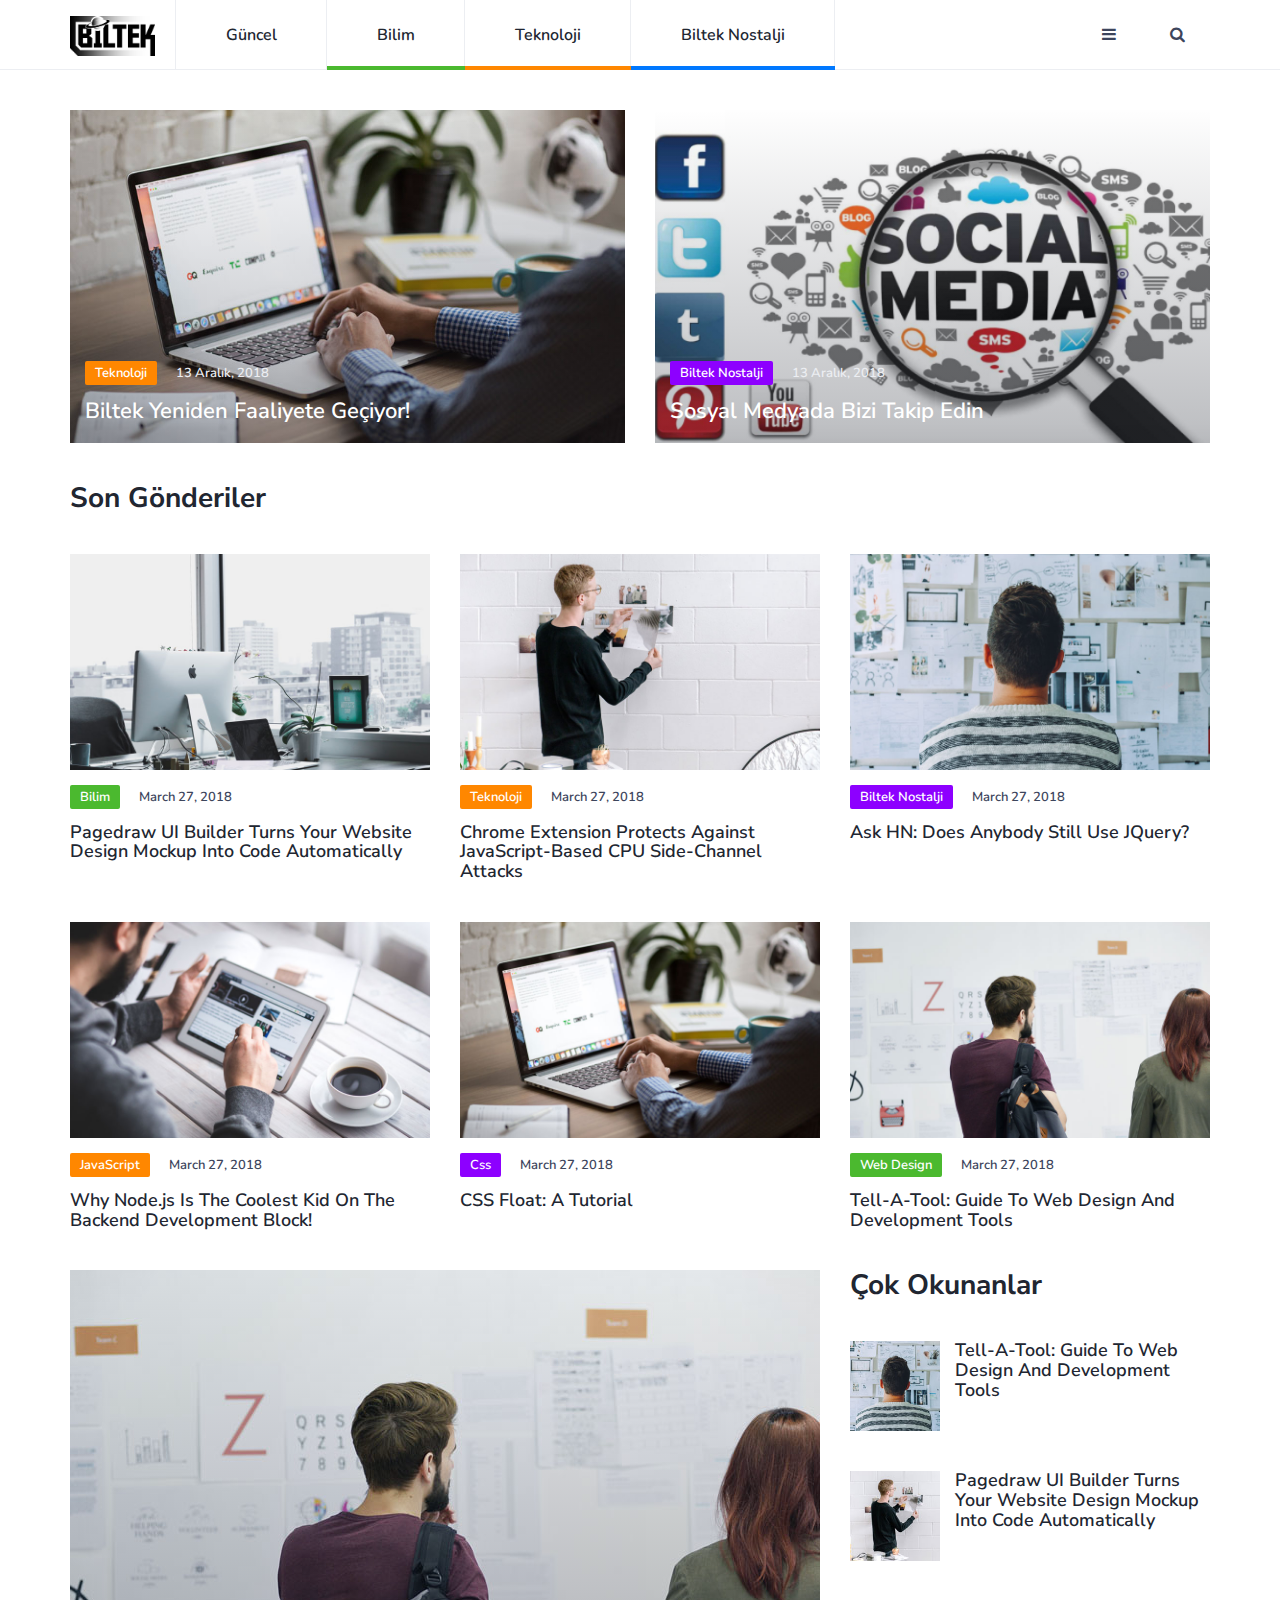
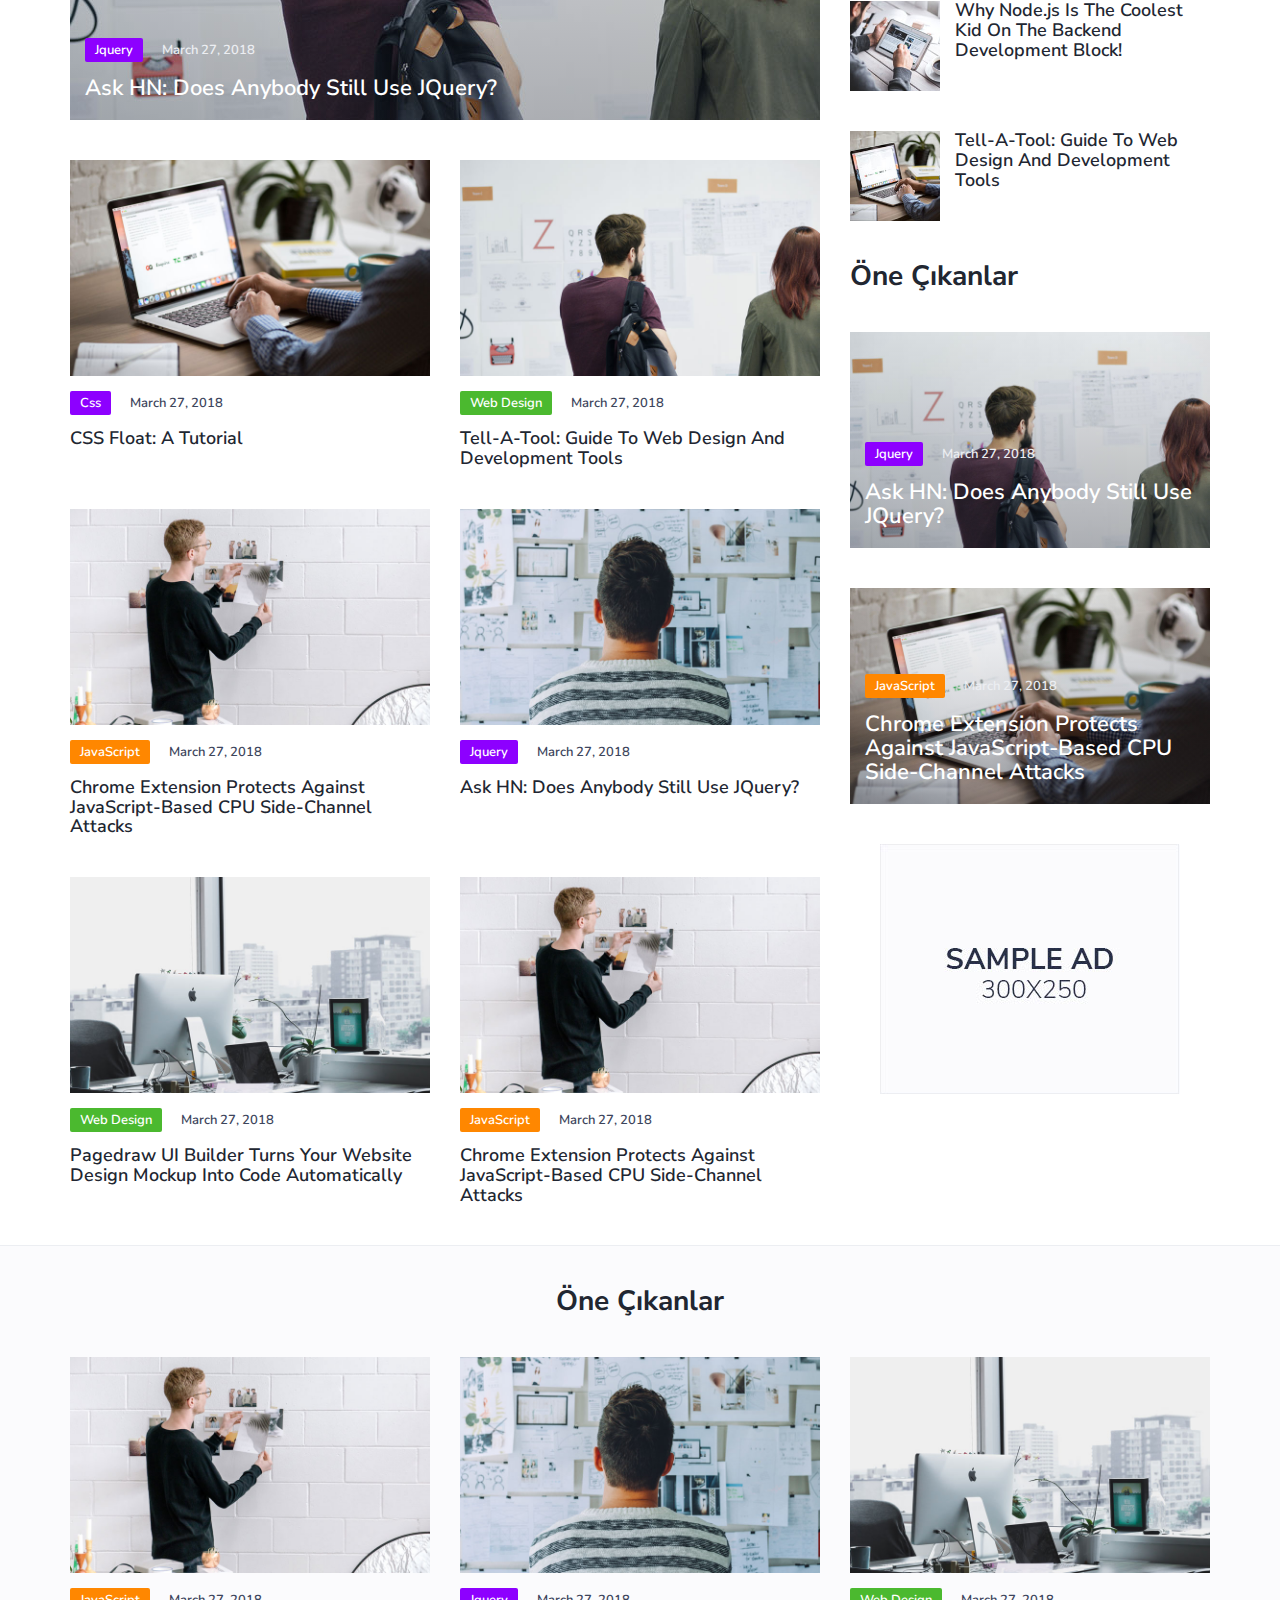
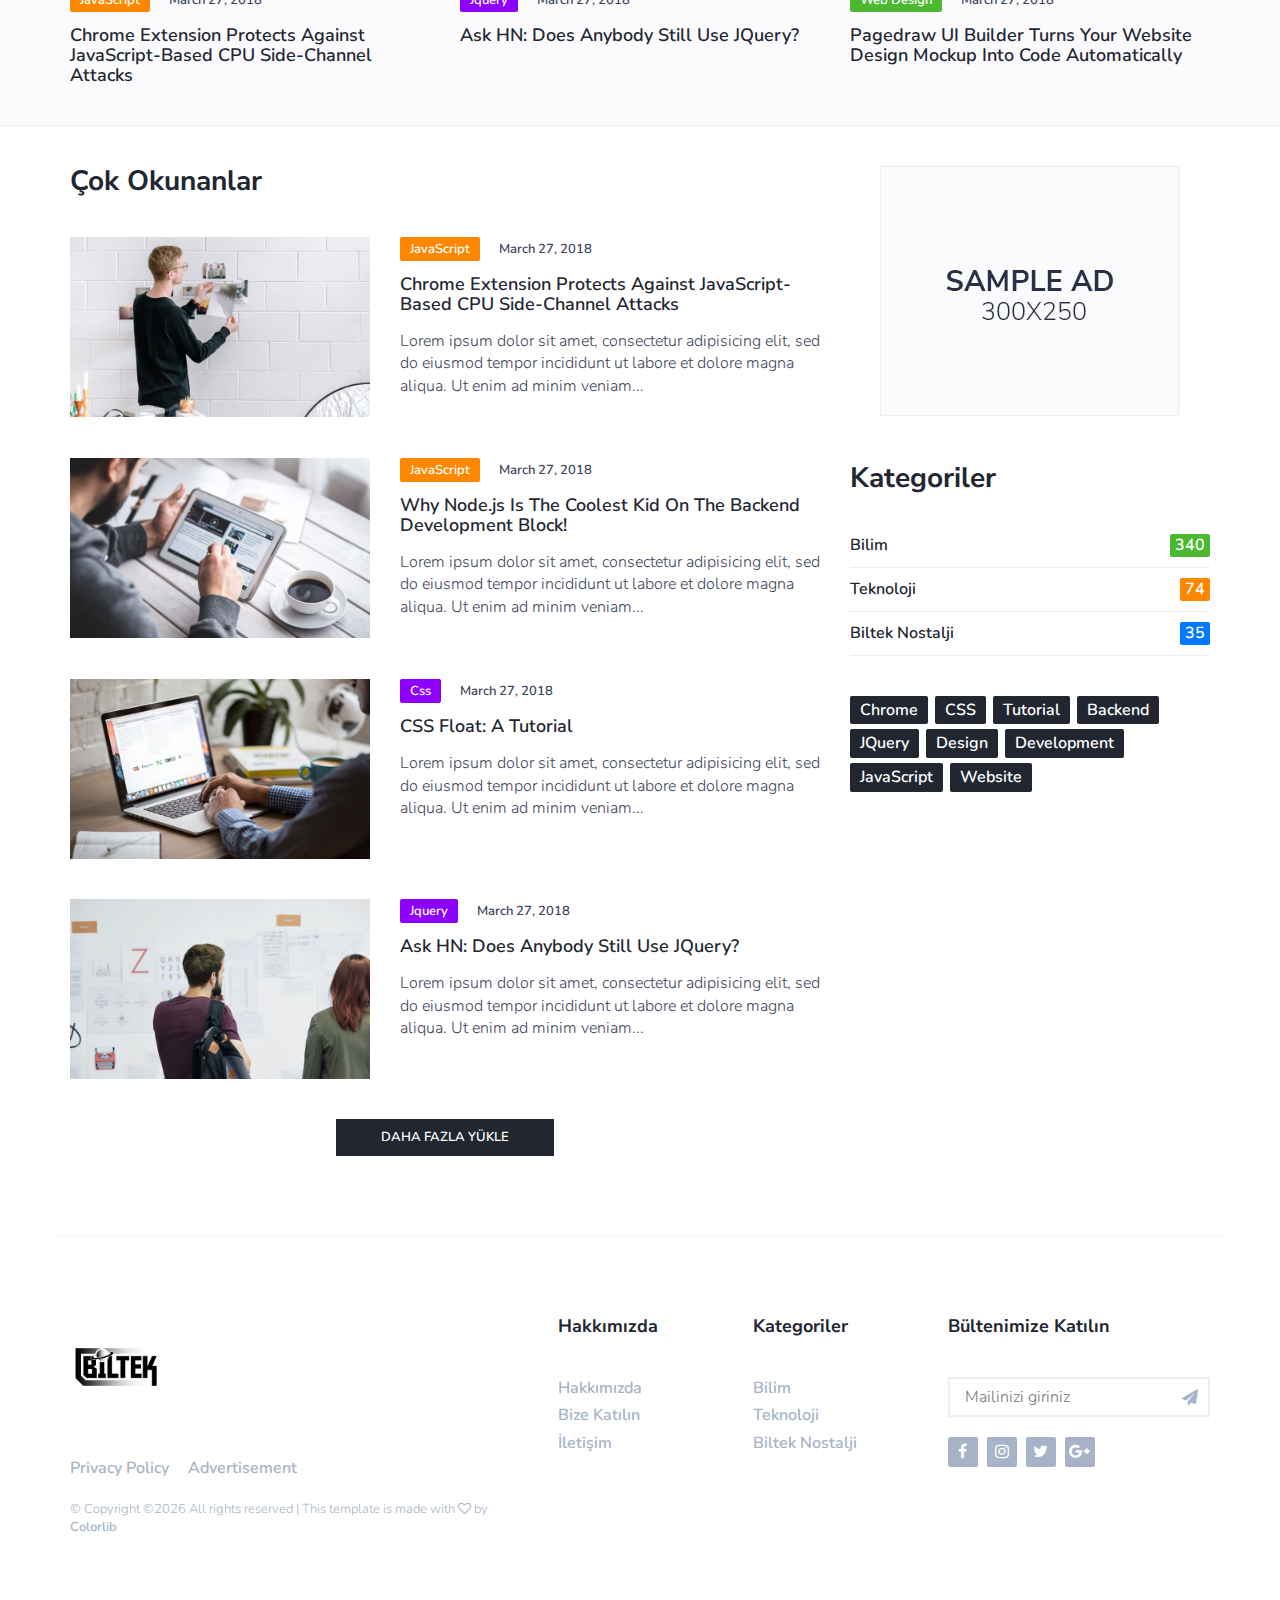
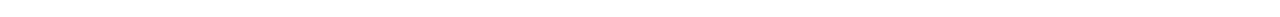
<file: biltek/index.html>
<!DOCTYPE html>
<html lang="en">
	<head>
		<meta charset="utf-8">
		<meta http-equiv="X-UA-Compatible" content="IE=edge">
		<meta name="viewport" content="width=device-width, initial-scale=1">
		 <!-- The above 3 meta tags *must* come first in the head; any other head content must come *after* these tags -->

		<title>Biltek</title>
		<link rel="icon" href="./img/ikon_prp.png">
		<!-- Google font -->
		<link href="https://fonts.googleapis.com/css?family=Nunito+Sans:700%7CNunito:300,600" rel="stylesheet">

		<!-- Bootstrap -->
		<link type="text/css" rel="stylesheet" href="css/bootstrap.min.css"/>

		<!-- Font Awesome Icon -->
		<link rel="stylesheet" href="css/font-awesome.min.css">

		<!-- Custom stlylesheet -->
		<link type="text/css" rel="stylesheet" href="css/style.css"/>

		<!-- HTML5 shim and Respond.js for IE8 support of HTML5 elements and media queries -->
		<!-- WARNING: Respond.js doesn't work if you view the page via file:// -->
		<!--[if lt IE 9]>
		  <script src="https://oss.maxcdn.com/html5shiv/3.7.3/html5shiv.min.js"></script>
		  <script src="https://oss.maxcdn.com/respond/1.4.2/respond.min.js"></script>
		<![endif]-->

    </head>
	<body>
		<!-- Header -->
		<header id="header">
			<!-- Nav -->
			<div id="nav">
				<!-- Main Nav -->
				<div id="nav-fixed">
					<div class="container">
						<!-- logo -->
						<div class="nav-logo">
							<a href="index.html" class="logo"><img style="width: 85px; height: 40px;" src="./img/siyah2.png" alt=""></a>
						</div>
						<!-- /logo -->

						<!-- nav -->
						<ul class="nav-menu nav navbar-nav">
							<li><a href="category.html">Güncel</a></li>
							<li class="cat-1"><a href="bilim.html">Bilim</a></li>
							<li class="cat-2"><a href="teknoloji.html">Teknoloji</a></li>
							<li class="cat-3"><a href="biltek-nostalji.html">Biltek Nostalji</a></li>
						</ul>

						<!-- /nav -->

						<!-- search & aside toggle -->
						<div class="nav-btns">
							<button class="aside-btn"><i class="fa fa-bars"></i></button>
							<button class="search-btn"><i class="fa fa-search"></i></button>
							<div class="search-form">
								<input class="search-input" type="text" name="search" placeholder="Aramak istediğinizi giriniz...">
								<button class="search-close"><i class="fa fa-times"></i></button>
							</div>
						</div>
						<!-- /search & aside toggle -->
					</div>
				</div>
				<!-- /Main Nav -->

				<!-- Aside Nav -->
				<div id="nav-aside">
					<!-- nav -->
					<div class="section-row">
						<ul class="nav-aside-menu">
							<li><a href="index.html">Anasayfa</a></li>
							<li><a href="about.html">Hakkımızda</a></li>
							<li><a href="#">Bize Katılın</a></li>
							<li><a href="contact.html">İletişim</a></li>
						</ul>
					</div>
					<!-- /nav -->

					<!-- widget posts -->
					<div class="section-row">
						<h3>Son Gönderiler</h3>
						<div class="post post-widget">
							<a class="post-img" href="blog-post.html"><img src="./img/widget-2.jpg" alt=""></a>
							<div class="post-body">
								<h3 class="post-title"><a href="blog-post.html">Pagedraw UI Builder Turns Your Website Design Mockup Into Code Automatically</a></h3>
							</div>
						</div>

						<div class="post post-widget">
							<a class="post-img" href="blog-post.html"><img src="./img/widget-3.jpg" alt=""></a>
							<div class="post-body">
								<h3 class="post-title"><a href="blog-post.html">Why Node.js Is The Coolest Kid On The Backend Development Block!</a></h3>
							</div>
						</div>

						<div class="post post-widget">
							<a class="post-img" href="blog-post.html"><img src="./img/widget-4.jpg" alt=""></a>
							<div class="post-body">
								<h3 class="post-title"><a href="blog-post.html">Tell-A-Tool: Guide To Web Design And Development Tools</a></h3>
							</div>
						</div>
					</div>
					<!-- /widget posts -->

					<!-- social links -->
					<div class="section-row">
						<h3>Bizi Takip Edin</h3>
						<ul class="nav-aside-social">
							<li><a href="https://www.facebook.com/biltekblog"><i class="fa fa-facebook"></i></a></li>
							<li><a href="https://www.instagram.com/biltekblog"><i class="fa fa-instagram"></i></a></li>
							<li><a href="#"><i class="fa fa-twitter"></i></a></li>
							<li><a href="#"><i class="fa fa-google-plus"></i></a></li>
							<body id="body">
								<input type="button" class="changeBg" onclick="reset();" value="Day" />
    						<input type="button" class="changeBg" onclick="night();" value="Night" />
							</body>
						</ul>
					</div>
					<!-- /social links -->

					<!-- aside nav close -->
					<button class="nav-aside-close"><i class="fa fa-times"></i></button>
					<!-- /aside nav close -->
				</div>
				<!-- Aside Nav -->
			</div>
			<!-- /Nav -->
		</header>
		<!-- /Header -->

		<!-- section -->
		<div class="section">
			<!-- container -->
			<div class="container">
				<!-- row -->
				<div class="row">
					<!-- post -->
					<div class="col-md-6">
						<div class="post post-thumb">
							<a class="post-img" href="blog-post.html"><img src="./img/post-1.jpg" alt=""></a>
							<div class="post-body">
								<div class="post-meta">
									<a class="post-category cat-2" href="teknoloji.html">Teknoloji</a>
									<span class="post-date">13 Aralık, 2018</span>
								</div>
								<h3 class="post-title"><a href="blog-post.html">Biltek Yeniden Faaliyete Geçiyor!</a></h3>
							</div>
						</div>
					</div>
					<!-- /post -->

					<!-- post -->
					<div class="col-md-6">
						<div class="post post-thumb">
							<a class="post-img" href="blog-post.html"><img src="./img/socialmedia.jpg" alt="" height="333" width="%50"></a>
							<div class="post-body">
								<div class="post-meta">
									<a class="post-category cat-3" href="biltek-nostalji.html">Biltek Nostalji</a>
									<span class="post-date">13 Aralık, 2018</span>
								</div>
								<h3 class="post-title"><a href="blog-post.html">Sosyal Medyada Bizi Takip Edin</a></h3>
							</div>
						</div>
					</div>
					<!-- /post -->
				</div>
				<!-- /row -->

				<!-- row -->
				<div class="row">
					<div class="col-md-12">
						<div class="section-title">
							<h2>Son Gönderiler</h2>
						</div>
					</div>

					<!-- post -->
					<div class="col-md-4">
						<div class="post">
							<a class="post-img" href="blog-post.html"><img src="./img/post-3.jpg" alt=""></a>
							<div class="post-body">
								<div class="post-meta">
									<a class="post-category cat-1" href="bilim.html">Bilim</a>
									<span class="post-date">March 27, 2018</span>
								</div>
								<h3 class="post-title"><a href="blog-post.html">Pagedraw UI Builder Turns Your Website Design Mockup Into Code Automatically</a></h3>
							</div>
						</div>
					</div>
					<!-- /post -->

					<!-- post -->
					<div class="col-md-4">
						<div class="post">
							<a class="post-img" href="blog-post.html"><img src="./img/post-4.jpg" alt=""></a>
							<div class="post-body">
								<div class="post-meta">
									<a class="post-category cat-2" href="teknoloji.html">Teknoloji</a>
									<span class="post-date">March 27, 2018</span>
								</div>
								<h3 class="post-title"><a href="blog-post.html">Chrome Extension Protects Against JavaScript-Based CPU Side-Channel Attacks</a></h3>
							</div>
						</div>
					</div>
					<!-- /post -->

					<!-- post -->
					<div class="col-md-4">
						<div class="post">
							<a class="post-img" href="blog-post.html"><img src="./img/post-5.jpg" alt=""></a>
							<div class="post-body">
								<div class="post-meta">
									<a class="post-category cat-3" href="biltek-nostalji.html">Biltek Nostalji</a>
									<span class="post-date">March 27, 2018</span>
								</div>
								<h3 class="post-title"><a href="blog-post.html">Ask HN: Does Anybody Still Use JQuery?</a></h3>
							</div>
						</div>
					</div>
					<!-- /post -->

					<div class="clearfix visible-md visible-lg"></div>

					<!-- post -->
					<div class="col-md-4">
						<div class="post">
							<a class="post-img" href="blog-post.html"><img src="./img/post-6.jpg" alt=""></a>
							<div class="post-body">
								<div class="post-meta">
									<a class="post-category cat-2" href="category.html">JavaScript</a>
									<span class="post-date">March 27, 2018</span>
								</div>
								<h3 class="post-title"><a href="blog-post.html">Why Node.js Is The Coolest Kid On The Backend Development Block!</a></h3>
							</div>
						</div>
					</div>
					<!-- /post -->

					<!-- post -->
					<div class="col-md-4">
						<div class="post">
							<a class="post-img" href="blog-post.html"><img src="./img/post-1.jpg" alt=""></a>
							<div class="post-body">
								<div class="post-meta">
									<a class="post-category cat-3" href="category.html">Css</a>
									<span class="post-date">March 27, 2018</span>
								</div>
								<h3 class="post-title"><a href="blog-post.html">CSS Float: A Tutorial</a></h3>
							</div>
						</div>
					</div>
					<!-- /post -->

					<!-- post -->
					<div class="col-md-4">
						<div class="post">
							<a class="post-img" href="blog-post.html"><img src="./img/post-2.jpg" alt=""></a>
							<div class="post-body">
								<div class="post-meta">
									<a class="post-category cat-1" href="category.html">Web Design</a>
									<span class="post-date">March 27, 2018</span>
								</div>
								<h3 class="post-title"><a href="blog-post.html">Tell-A-Tool: Guide To Web Design And Development Tools</a></h3>
							</div>
						</div>
					</div>
					<!-- /post -->
				</div>
				<!-- /row -->

				<!-- row -->
				<div class="row">
					<div class="col-md-8">
						<div class="row">
							<!-- post -->
							<div class="col-md-12">
								<div class="post post-thumb">
									<a class="post-img" href="blog-post.html"><img src="./img/post-2.jpg" alt=""></a>
									<div class="post-body">
										<div class="post-meta">
											<a class="post-category cat-3" href="category.html">Jquery</a>
											<span class="post-date">March 27, 2018</span>
										</div>
										<h3 class="post-title"><a href="blog-post.html">Ask HN: Does Anybody Still Use JQuery?</a></h3>
									</div>
								</div>
							</div>
							<!-- /post -->

							<!-- post -->
							<div class="col-md-6">
								<div class="post">
									<a class="post-img" href="blog-post.html"><img src="./img/post-1.jpg" alt=""></a>
									<div class="post-body">
										<div class="post-meta">
											<a class="post-category cat-3" href="category.html">Css</a>
											<span class="post-date">March 27, 2018</span>
										</div>
										<h3 class="post-title"><a href="blog-post.html">CSS Float: A Tutorial</a></h3>
									</div>
								</div>
							</div>
							<!-- /post -->

							<!-- post -->
							<div class="col-md-6">
								<div class="post">
									<a class="post-img" href="blog-post.html"><img src="./img/post-2.jpg" alt=""></a>
									<div class="post-body">
										<div class="post-meta">
											<a class="post-category cat-1" href="category.html">Web Design</a>
											<span class="post-date">March 27, 2018</span>
										</div>
										<h3 class="post-title"><a href="blog-post.html">Tell-A-Tool: Guide To Web Design And Development Tools</a></h3>
									</div>
								</div>
							</div>
							<!-- /post -->

							<div class="clearfix visible-md visible-lg"></div>

							<!-- post -->
							<div class="col-md-6">
								<div class="post">
									<a class="post-img" href="blog-post.html"><img src="./img/post-4.jpg" alt=""></a>
									<div class="post-body">
										<div class="post-meta">
											<a class="post-category cat-2" href="category.html">JavaScript</a>
											<span class="post-date">March 27, 2018</span>
										</div>
										<h3 class="post-title"><a href="blog-post.html">Chrome Extension Protects Against JavaScript-Based CPU Side-Channel Attacks</a></h3>
									</div>
								</div>
							</div>
							<!-- /post -->

							<!-- post -->
							<div class="col-md-6">
								<div class="post">
									<a class="post-img" href="blog-post.html"><img src="./img/post-5.jpg" alt=""></a>
									<div class="post-body">
										<div class="post-meta">
											<a class="post-category cat-3" href="category.html">Jquery</a>
											<span class="post-date">March 27, 2018</span>
										</div>
										<h3 class="post-title"><a href="blog-post.html">Ask HN: Does Anybody Still Use JQuery?</a></h3>
									</div>
								</div>
							</div>
							<!-- /post -->

							<div class="clearfix visible-md visible-lg"></div>

							<!-- post -->
							<div class="col-md-6">
								<div class="post">
									<a class="post-img" href="blog-post.html"><img src="./img/post-3.jpg" alt=""></a>
									<div class="post-body">
										<div class="post-meta">
											<a class="post-category cat-1" href="category.html">Web Design</a>
											<span class="post-date">March 27, 2018</span>
										</div>
										<h3 class="post-title"><a href="blog-post.html">Pagedraw UI Builder Turns Your Website Design Mockup Into Code Automatically</a></h3>
									</div>
								</div>
							</div>
							<!-- /post -->

							<!-- post -->
							<div class="col-md-6">
								<div class="post">
									<a class="post-img" href="blog-post.html"><img src="./img/post-4.jpg" alt=""></a>
									<div class="post-body">
										<div class="post-meta">
											<a class="post-category cat-2" href="category.html">JavaScript</a>
											<span class="post-date">March 27, 2018</span>
										</div>
										<h3 class="post-title"><a href="blog-post.html">Chrome Extension Protects Against JavaScript-Based CPU Side-Channel Attacks</a></h3>
									</div>
								</div>
							</div>
							<!-- /post -->
						</div>
					</div>

					<div class="col-md-4">
						<!-- post widget -->
						<div class="aside-widget">
							<div class="section-title">
								<h2>Çok Okunanlar</h2>
							</div>

							<div class="post post-widget">
								<a class="post-img" href="blog-post.html"><img src="./img/widget-1.jpg" alt=""></a>
								<div class="post-body">
									<h3 class="post-title"><a href="blog-post.html">Tell-A-Tool: Guide To Web Design And Development Tools</a></h3>
								</div>
							</div>

							<div class="post post-widget">
								<a class="post-img" href="blog-post.html"><img src="./img/widget-2.jpg" alt=""></a>
								<div class="post-body">
									<h3 class="post-title"><a href="blog-post.html">Pagedraw UI Builder Turns Your Website Design Mockup Into Code Automatically</a></h3>
								</div>
							</div>

							<div class="post post-widget">
								<a class="post-img" href="blog-post.html"><img src="./img/widget-3.jpg" alt=""></a>
								<div class="post-body">
									<h3 class="post-title"><a href="blog-post.html">Why Node.js Is The Coolest Kid On The Backend Development Block!</a></h3>
								</div>
							</div>

							<div class="post post-widget">
								<a class="post-img" href="blog-post.html"><img src="./img/widget-4.jpg" alt=""></a>
								<div class="post-body">
									<h3 class="post-title"><a href="blog-post.html">Tell-A-Tool: Guide To Web Design And Development Tools</a></h3>
								</div>
							</div>
						</div>
						<!-- /post widget -->

						<!-- post widget -->
						<div class="aside-widget">
							<div class="section-title">
								<h2>Öne Çıkanlar</h2>
							</div>
							<div class="post post-thumb">
								<a class="post-img" href="blog-post.html"><img src="./img/post-2.jpg" alt=""></a>
								<div class="post-body">
									<div class="post-meta">
										<a class="post-category cat-3" href="category.html">Jquery</a>
										<span class="post-date">March 27, 2018</span>
									</div>
									<h3 class="post-title"><a href="blog-post.html">Ask HN: Does Anybody Still Use JQuery?</a></h3>
								</div>
							</div>

							<div class="post post-thumb">
								<a class="post-img" href="blog-post.html"><img src="./img/post-1.jpg" alt=""></a>
								<div class="post-body">
									<div class="post-meta">
										<a class="post-category cat-2" href="category.html">JavaScript</a>
										<span class="post-date">March 27, 2018</span>
									</div>
									<h3 class="post-title"><a href="blog-post.html">Chrome Extension Protects Against JavaScript-Based CPU Side-Channel Attacks</a></h3>
								</div>
							</div>
						</div>
						<!-- /post widget -->

						<!-- ad -->
						<div class="aside-widget text-center">
							<a href="#" style="display: inline-block;margin: auto;">
								<img class="img-responsive" src="./img/ad-1.jpg" alt="">
							</a>
						</div>
						<!-- /ad -->
					</div>
				</div>
				<!-- /row -->
			</div>
			<!-- /container -->
		</div>
		<!-- /section -->

		<!-- section -->
		<div class="section section-grey">
			<!-- container -->
			<div class="container">
				<!-- row -->
				<div class="row">
					<div class="col-md-12">
						<div class="section-title text-center">
							<h2>Öne Çıkanlar</h2>
						</div>
					</div>

					<!-- post -->
					<div class="col-md-4">
						<div class="post">
							<a class="post-img" href="blog-post.html"><img src="./img/post-4.jpg" alt=""></a>
							<div class="post-body">
								<div class="post-meta">
									<a class="post-category cat-2" href="category.html">JavaScript</a>
									<span class="post-date">March 27, 2018</span>
								</div>
								<h3 class="post-title"><a href="blog-post.html">Chrome Extension Protects Against JavaScript-Based CPU Side-Channel Attacks</a></h3>
							</div>
						</div>
					</div>
					<!-- /post -->

					<!-- post -->
					<div class="col-md-4">
						<div class="post">
							<a class="post-img" href="blog-post.html"><img src="./img/post-5.jpg" alt=""></a>
							<div class="post-body">
								<div class="post-meta">
									<a class="post-category cat-3" href="category.html">Jquery</a>
									<span class="post-date">March 27, 2018</span>
								</div>
								<h3 class="post-title"><a href="blog-post.html">Ask HN: Does Anybody Still Use JQuery?</a></h3>
							</div>
						</div>
					</div>
					<!-- /post -->

					<!-- post -->
					<div class="col-md-4">
						<div class="post">
							<a class="post-img" href="blog-post.html"><img src="./img/post-3.jpg" alt=""></a>
							<div class="post-body">
								<div class="post-meta">
									<a class="post-category cat-1" href="category.html">Web Design</a>
									<span class="post-date">March 27, 2018</span>
								</div>
								<h3 class="post-title"><a href="blog-post.html">Pagedraw UI Builder Turns Your Website Design Mockup Into Code Automatically</a></h3>
							</div>
						</div>
					</div>
					<!-- /post -->
				</div>
				<!-- /row -->
			</div>
			<!-- /container -->
		</div>
		<!-- /section -->

		<!-- section -->
		<div class="section">
			<!-- container -->
			<div class="container">
				<!-- row -->
				<div class="row">
					<div class="col-md-8">
						<div class="row">
							<div class="col-md-12">
								<div class="section-title">
									<h2>Çok Okunanlar</h2>
								</div>
							</div>
							<!-- post -->
							<div class="col-md-12">
								<div class="post post-row">
									<a class="post-img" href="blog-post.html"><img src="./img/post-4.jpg" alt=""></a>
									<div class="post-body">
										<div class="post-meta">
											<a class="post-category cat-2" href="category.html">JavaScript</a>
											<span class="post-date">March 27, 2018</span>
										</div>
										<h3 class="post-title"><a href="blog-post.html">Chrome Extension Protects Against JavaScript-Based CPU Side-Channel Attacks</a></h3>
										<p>Lorem ipsum dolor sit amet, consectetur adipisicing elit, sed do eiusmod tempor incididunt ut labore et dolore magna aliqua. Ut enim ad minim veniam...</p>
									</div>
								</div>
							</div>
							<!-- /post -->

							<!-- post -->
							<div class="col-md-12">
								<div class="post post-row">
									<a class="post-img" href="blog-post.html"><img src="./img/post-6.jpg" alt=""></a>
									<div class="post-body">
										<div class="post-meta">
											<a class="post-category cat-2" href="category.html">JavaScript</a>
											<span class="post-date">March 27, 2018</span>
										</div>
										<h3 class="post-title"><a href="blog-post.html">Why Node.js Is The Coolest Kid On The Backend Development Block!</a></h3>
										<p>Lorem ipsum dolor sit amet, consectetur adipisicing elit, sed do eiusmod tempor incididunt ut labore et dolore magna aliqua. Ut enim ad minim veniam...</p>
									</div>
								</div>
							</div>
							<!-- /post -->

							<!-- post -->
							<div class="col-md-12">
								<div class="post post-row">
									<a class="post-img" href="blog-post.html"><img src="./img/post-1.jpg" alt=""></a>
									<div class="post-body">
										<div class="post-meta">
											<a class="post-category cat-3" href="category.html">Css</a>
											<span class="post-date">March 27, 2018</span>
										</div>
										<h3 class="post-title"><a href="blog-post.html">CSS Float: A Tutorial</a></h3>
										<p>Lorem ipsum dolor sit amet, consectetur adipisicing elit, sed do eiusmod tempor incididunt ut labore et dolore magna aliqua. Ut enim ad minim veniam...</p>
									</div>
								</div>
							</div>
							<!-- /post -->

							<!-- post -->
							<div class="col-md-12">
								<div class="post post-row">
									<a class="post-img" href="blog-post.html"><img src="./img/post-2.jpg" alt=""></a>
									<div class="post-body">
										<div class="post-meta">
											<a class="post-category cat-3" href="category.html">Jquery</a>
											<span class="post-date">March 27, 2018</span>
										</div>
										<h3 class="post-title"><a href="blog-post.html">Ask HN: Does Anybody Still Use JQuery?</a></h3>
										<p>Lorem ipsum dolor sit amet, consectetur adipisicing elit, sed do eiusmod tempor incididunt ut labore et dolore magna aliqua. Ut enim ad minim veniam...</p>
									</div>
								</div>
							</div>
							<!-- /post -->

							<div class="col-md-12">
								<div class="section-row">
									<button class="primary-button center-block">Daha fazla yükle</button>
								</div>
							</div>
						</div>
					</div>

					<div class="col-md-4">
						<!-- ad -->
						<div class="aside-widget text-center">
							<a href="#" style="display: inline-block;margin: auto;">
								<img class="img-responsive" src="./img/ad-1.jpg" alt="">
							</a>
						</div>
						<!-- /ad -->

						<!-- catagories -->
						<div class="aside-widget">
							<div class="section-title">
								<h2>Kategoriler</h2>
							</div>
							<div class="category-widget">
								<ul>
									<li><a href="bilim.html" class="cat-1">Bilim<span>340</span></a></li>
									<li><a href="teknoloji.html" class="cat-2">Teknoloji<span>74</span></a></li>
									<li><a href="biltek-nostalji.html" class="cat-3">Biltek Nostalji<span>35</span></a></li>
								</ul>
							</div>
						</div>
						<!-- /catagories -->

						<!-- tags -->
						<div class="aside-widget">
							<div class="tags-widget">
								<ul>
									<li><a href="#">Chrome</a></li>
									<li><a href="#">CSS</a></li>
									<li><a href="#">Tutorial</a></li>
									<li><a href="#">Backend</a></li>
									<li><a href="#">JQuery</a></li>
									<li><a href="#">Design</a></li>
									<li><a href="#">Development</a></li>
									<li><a href="#">JavaScript</a></li>
									<li><a href="#">Website</a></li>
								</ul>
							</div>
						</div>
						<!-- /tags -->
					</div>
				</div>
				<!-- /row -->
			</div>
			<!-- /container -->
		</div>
		<!-- /section -->

		<!-- Footer -->
		<footer id="footer">
			<!-- container -->
			<div class="container">
				<!-- row -->
				<div class="row">
					<div class="col-md-5">
						<div class="footer-widget">
							<div class="footer-logo">
								<a href="index.html" class="logo"><img src="./img/siyah.png" alt="" width="100" height="100"></a>
							</div>
							<ul class="footer-nav">
								<li><a href="#">Privacy Policy</a></li>
								<li><a href="#">Advertisement</a></li>
							</ul>
							<div class="footer-copyright">
								<span>&copy; <!-- Link back to Colorlib can't be removed. Template is licensed under CC BY 3.0. -->
Copyright &copy;<script>document.write(new Date().getFullYear());</script> All rights reserved | This template is made with <i class="fa fa-heart-o" aria-hidden="true"></i> by <a href="https://colorlib.com" target="_blank">Colorlib</a>
<!-- Link back to Colorlib can't be removed. Template is licensed under CC BY 3.0. --></span>
							</div>
						</div>
					</div>

					<div class="col-md-4">
						<div class="row">
							<div class="col-md-6">
								<div class="footer-widget">
									<h3 class="footer-title">Hakkımızda</h3>
									<ul class="footer-links">
										<li><a href="about.html">Hakkımızda</a></li>
										<li><a href="#">Bize Katılın</a></li>
										<li><a href="contact.html">İletişim</a></li>
									</ul>
								</div>
							</div>
							<div class="col-md-6">
								<div class="footer-widget">
									<h3 class="footer-title">Kategoriler</h3>
									<ul class="footer-links">
										<li><a href="bilim.html">Bilim</a></li>
										<li><a href="teknoloji.html">Teknoloji</a></li>
										<li><a href="biltek-nostalji.html">Biltek Nostalji</a></li>
									</ul>
								</div>
							</div>
						</div>
					</div>

					<div class="col-md-3">
						<div class="footer-widget">
							<h3 class="footer-title">Bültenimize katılın</h3>
							<div class="footer-newsletter">
								<form>
									<input class="input" type="email" name="newsletter" placeholder="Mailinizi giriniz">
									<button class="newsletter-btn"><i class="fa fa-paper-plane"></i></button>
								</form>
							</div>
							<ul class="footer-social">
								<li><a href="https://www.facebook.com/biltekblog"><i class="fa fa-facebook"></i></a></li>
								<li><a href="https://www.instagram.com/biltekblog"><i class="fa fa-instagram"></i></a></li>
								<li><a href="#"><i class="fa fa-twitter"></i></a></li>
								<li><a href="#"><i class="fa fa-google-plus"></i></a></li>
							</ul>
						</div>
					</div>

				</div>
				<!-- /row -->
			</div>
			<!-- /container -->
		</footer>
		<!-- /Footer -->

		<!-- jQuery Plugins -->
		<script src="js/jquery.min.js"></script>
		<script src="js/bootstrap.min.js"></script>
		<script src="js/main.js"></script>
		<script src="js/nightmode.js"></script>
	</body>
</html>
</file>
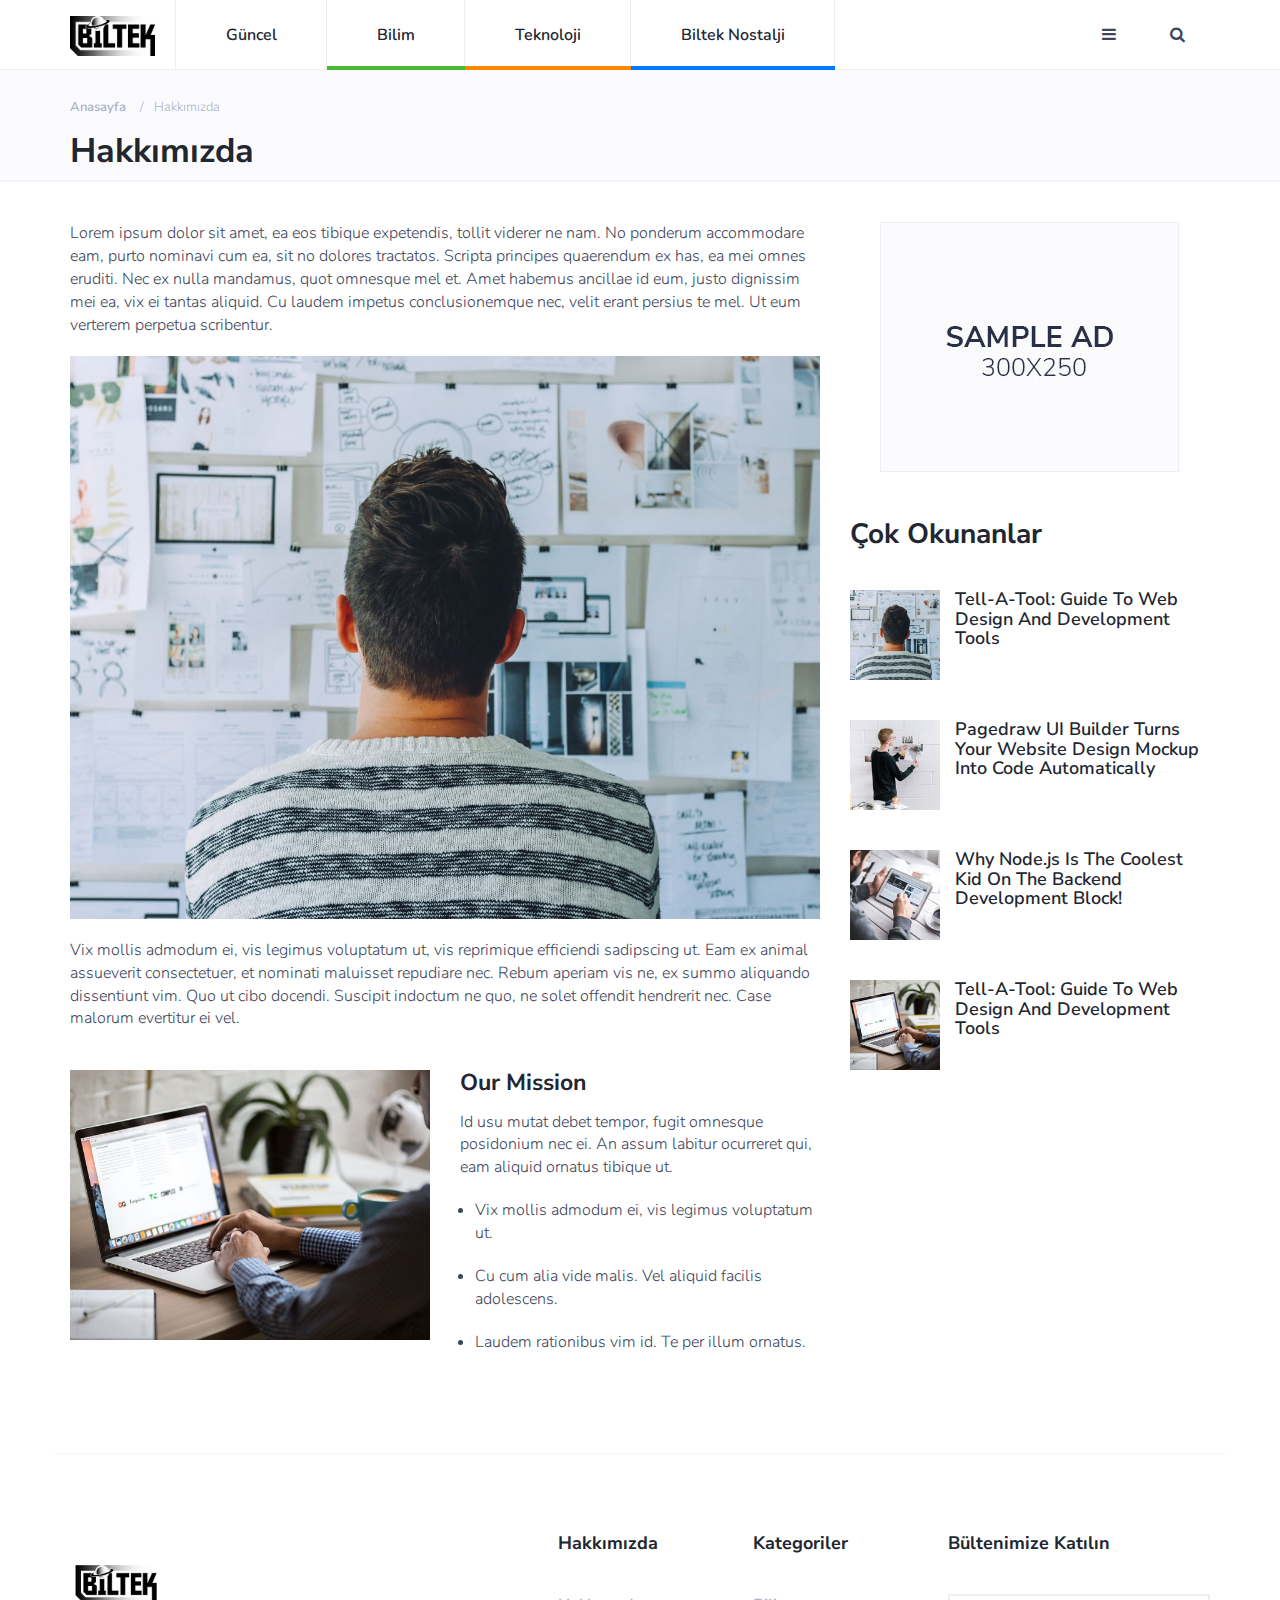
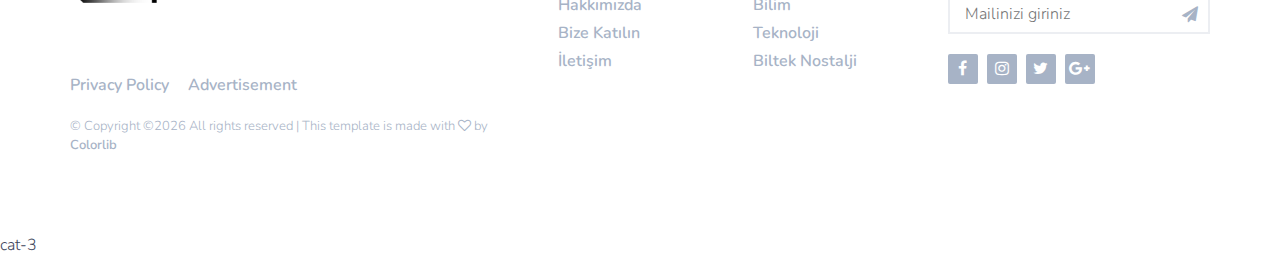
<file: biltek/about.html>
<!DOCTYPE html>
<html lang="en">
	<head>
		<meta charset="utf-8">
		<meta http-equiv="X-UA-Compatible" content="IE=edge">
		<meta name="viewport" content="width=device-width, initial-scale=1">
		 <!-- The above 3 meta tags *must* come first in the head; any other head content must come *after* these tags -->

		<title>Biltek</title>
		<link rel="icon" href="./img/ikon_prp.png">

		<!-- Google font -->
		<link href="https://fonts.googleapis.com/css?family=Nunito+Sans:700%7CNunito:300,600" rel="stylesheet">

		<!-- Bootstrap -->
		<link type="text/css" rel="stylesheet" href="css/bootstrap.min.css"/>

		<!-- Font Awesome Icon -->
		<link rel="stylesheet" href="css/font-awesome.min.css">

		<!-- Custom stlylesheet -->
		<link type="text/css" rel="stylesheet" href="css/style.css"/>

		<!-- HTML5 shim and Respond.js for IE8 support of HTML5 elements and media queries -->
		<!-- WARNING: Respond.js doesn't work if you view the page via file:// -->
		<!--[if lt IE 9]>
		  <script src="https://oss.maxcdn.com/html5shiv/3.7.3/html5shiv.min.js"></script>
		  <script src="https://oss.maxcdn.com/respond/1.4.2/respond.min.js"></script>
		<![endif]-->

    </head>
	<body>

		<!-- Header -->
		<header id="header">
			<!-- Nav -->
			<div id="nav">
				<!-- Main Nav -->
				<div id="nav-fixed">
					<div class="container">
						<!-- logo -->
						<div class="nav-logo">
							<a href="index.html" class="logo"><img style="width: 85px; height: 40px;" src="./img/siyah2.png" alt=""></a>
						</div>
						<!-- /logo -->

						<!-- nav -->
						<ul class="nav-menu nav navbar-nav">
							<li><a href="category.html">Güncel</a></li>
							<li class="cat-1"><a href="bilim.html">Bilim</a></li>
							<li class="cat-2"><a href="teknoloji.html">Teknoloji</a></li>
							<li class="cat-3"><a href="biltek-nostalji.html">Biltek Nostalji</a></li>
						</ul>
						<!-- /nav -->

						<!-- search & aside toggle -->
						<div class="nav-btns">
							<button class="aside-btn"><i class="fa fa-bars"></i></button>
							<button class="search-btn"><i class="fa fa-search"></i></button>
							<div class="search-form">
								<input class="search-input" type="text" name="search" placeholder="Aramak istediğinizi giriniz...">
								<button class="search-close"><i class="fa fa-times"></i></button>
							</div>
						</div>
						<!-- /search & aside toggle -->
					</div>
				</div>
				<!-- /Main Nav -->

				<!-- Aside Nav -->
				<div id="nav-aside">
					<!-- nav -->
					<div class="section-row">
						<ul class="nav-aside-menu">
							<li><a href="index.html">Anasayfa</a></li>
							<li><a href="about.html">Hakkımızda</a></li>
							<li><a href="#">Bize Katılın</a></li>
							<li><a href="contact.html">İletişim</a></li>
						</ul>
					</div>
					<!-- /nav -->

					<!-- widget posts -->
					<div class="section-row">
						<h3>Son Gönderiler</h3>
						<div class="post post-widget">
							<a class="post-img" href="blog-post.html"><img src="./img/widget-2.jpg" alt=""></a>
							<div class="post-body">
								<h3 class="post-title"><a href="blog-post.html">Pagedraw UI Builder Turns Your Website Design Mockup Into Code Automatically</a></h3>
							</div>
						</div>

						<div class="post post-widget">
							<a class="post-img" href="blog-post.html"><img src="./img/widget-3.jpg" alt=""></a>
							<div class="post-body">
								<h3 class="post-title"><a href="blog-post.html">Why Node.js Is The Coolest Kid On The Backend Development Block!</a></h3>
							</div>
						</div>

						<div class="post post-widget">
							<a class="post-img" href="blog-post.html"><img src="./img/widget-4.jpg" alt=""></a>
							<div class="post-body">
								<h3 class="post-title"><a href="blog-post.html">Tell-A-Tool: Guide To Web Design And Development Tools</a></h3>
							</div>
						</div>
					</div>
					<!-- /widget posts -->

					<!-- social links -->
					<div class="section-row">
						<h3>Bizi Takip Edin</h3>
						<ul class="nav-aside-social">
							<li><a href="https://www.facebook.com/biltekblog"><i class="fa fa-facebook"></i></a></li>
							<li><a href="https://www.instagram.com/biltekblog"><i class="fa fa-instagram"></i></a></li>
							<li><a href="#"><i class="fa fa-twitter"></i></a></li>
							<li><a href="#"><i class="fa fa-google-plus"></i></a></li>
							<body id="body">
								<input type="button" class="changeBg" onclick="reset();" value="Day" />
    						<input type="button" class="changeBg" onclick="night();" value="Night" />
							</body>
						</ul>
					</div>
					<!-- /social links -->

					<!-- aside nav close -->
					<button class="nav-aside-close"><i class="fa fa-times"></i></button>
					<!-- /aside nav close -->
				</div>
				<!-- Aside Nav -->
			</div>
			<!-- /Nav -->

			<!-- Page Header -->
			<div class="page-header">
				<div class="container">
					<div class="row">
						<div class="col-md-10">
							<ul class="page-header-breadcrumb">
								<li><a href="index.html">Anasayfa</a></li>
								<li>Hakkımızda</li>
							</ul>
							<h1>Hakkımızda</h1>
						</div>
					</div>
				</div>
			</div>
			<!-- /Page Header -->
		</header>
		<!-- /Header -->

		<!-- section -->
		<div class="section">
			<!-- container -->
			<div class="container">
				<!-- row -->
				<div class="row">
					<div class="col-md-8">
						<div class="section-row">
							<p>Lorem ipsum dolor sit amet, ea eos tibique expetendis, tollit viderer ne nam. No ponderum accommodare eam, purto nominavi cum ea, sit no dolores tractatos. Scripta principes quaerendum ex has, ea mei omnes eruditi. Nec ex nulla mandamus, quot omnesque mel et. Amet habemus ancillae id eum, justo dignissim mei ea, vix ei tantas aliquid. Cu laudem impetus conclusionemque nec, velit erant persius te mel. Ut eum verterem perpetua scribentur.</p>
							<figure class="figure-img">
								<img class="img-responsive" src="./img/about-1.jpg" alt="">
							</figure>
							<p>Vix mollis admodum ei, vis legimus voluptatum ut, vis reprimique efficiendi sadipscing ut. Eam ex animal assueverit consectetuer, et nominati maluisset repudiare nec. Rebum aperiam vis ne, ex summo aliquando dissentiunt vim. Quo ut cibo docendi. Suscipit indoctum ne quo, ne solet offendit hendrerit nec. Case malorum evertitur ei vel.</p>
						</div>
						<div class="row section-row">
							<div class="col-md-6">
								<figure class="figure-img">
									<img class="img-responsive" src="./img/about-2.jpg" alt="">
								</figure>
							</div>
							<div class="col-md-6">
								<h3>Our Mission</h3>
								<p>Id usu mutat debet tempor, fugit omnesque posidonium nec ei. An assum labitur ocurreret qui, eam aliquid ornatus tibique ut.</p>
								<ul class="list-style">
									<li><p>Vix mollis admodum ei, vis legimus voluptatum ut.</p></li>
									<li><p>Cu cum alia vide malis. Vel aliquid facilis adolescens.</p></li>
									<li><p>Laudem rationibus vim id. Te per illum ornatus.</p></li>
								</ul>
							</div>
						</div>
					</div>

					<!-- aside -->
					<div class="col-md-4">
						<!-- ad -->
						<div class="aside-widget text-center">
							<a href="#" style="display: inline-block;margin: auto;">
								<img class="img-responsive" src="./img/ad-1.jpg" alt="">
							</a>
						</div>
						<!-- /ad -->

						<!-- post widget -->
						<div class="aside-widget">
							<div class="section-title">
								<h2>Çok Okunanlar</h2>
							</div>

							<div class="post post-widget">
								<a class="post-img" href="blog-post.html"><img src="./img/widget-1.jpg" alt=""></a>
								<div class="post-body">
									<h3 class="post-title"><a href="blog-post.html">Tell-A-Tool: Guide To Web Design And Development Tools</a></h3>
								</div>
							</div>

							<div class="post post-widget">
								<a class="post-img" href="blog-post.html"><img src="./img/widget-2.jpg" alt=""></a>
								<div class="post-body">
									<h3 class="post-title"><a href="blog-post.html">Pagedraw UI Builder Turns Your Website Design Mockup Into Code Automatically</a></h3>
								</div>
							</div>

							<div class="post post-widget">
								<a class="post-img" href="blog-post.html"><img src="./img/widget-3.jpg" alt=""></a>
								<div class="post-body">
									<h3 class="post-title"><a href="blog-post.html">Why Node.js Is The Coolest Kid On The Backend Development Block!</a></h3>
								</div>
							</div>

							<div class="post post-widget">
								<a class="post-img" href="blog-post.html"><img src="./img/widget-4.jpg" alt=""></a>
								<div class="post-body">
									<h3 class="post-title"><a href="blog-post.html">Tell-A-Tool: Guide To Web Design And Development Tools</a></h3>
								</div>
							</div>
						</div>
						<!-- /post widget -->
					</div>
					<!-- /aside -->
				</div>
				<!-- /row -->
			</div>
			<!-- /container -->
		</div>
		<!-- /section -->

		<!-- Footer -->
		<footer id="footer">
			<!-- container -->
			<div class="container">
				<!-- row -->
				<div class="row">
					<div class="col-md-5">
						<div class="footer-widget">
							<div class="footer-logo">
								<a href="index.html" class="logo"><img src="./img/siyah.png" alt="" width="100" height="100"></a>
							</div>
							<ul class="footer-nav">
								<li><a href="#">Privacy Policy</a></li>
								<li><a href="#">Advertisement</a></li>
							</ul>
							<div class="footer-copyright">
								<span>&copy; <!-- Link back to Colorlib can't be removed. Template is licensed under CC BY 3.0. -->
Copyright &copy;<script>document.write(new Date().getFullYear());</script> All rights reserved | This template is made with <i class="fa fa-heart-o" aria-hidden="true"></i> by <a href="https://colorlib.com" target="_blank">Colorlib</a>
<!-- Link back to Colorlib can't be removed. Template is licensed under CC BY 3.0. --></span>
							</div>
						</div>
					</div>

					<div class="col-md-4">
						<div class="row">
							<div class="col-md-6">
								<div class="footer-widget">
									<h3 class="footer-title">Hakkımızda</h3>
									<ul class="footer-links">
										<li><a href="about.html">Hakkımızda</a></li>
										<li><a href="#">Bize Katılın</a></li>
										<li><a href="contact.html">İletişim</a></li>
									</ul>
								</div>
							</div>
							<div class="col-md-6">
								<div class="footer-widget">
									<h3 class="footer-title">Kategoriler</h3>
									<ul class="footer-links">
										<li><a href="bilim.html">Bilim</a></li>
										<li><a href="teknoloji.html">Teknoloji</a></li>
										<li><a href="biltek-nostalji.html">Biltek Nostalji</a></li>
									</ul>
								</div>
							</div>
						</div>
					</div>

					<div class="col-md-3">
						<div class="footer-widget">
							<h3 class="footer-title">Bültenimize Katılın</h3>
							<div class="footer-newsletter">
								<form>
									<input class="input" type="email" name="newsletter" placeholder="Mailinizi giriniz">
									<button class="newsletter-btn"><i class="fa fa-paper-plane"></i></button>
								</form>
							</div>
							<ul class="footer-social">
								<li><a href="https://www.facebook.com/biltekblog"><i class="fa fa-facebook"></i></a></li>
								<li><a href="https://www.instagram.com/biltekblog"><i class="fa fa-instagram"></i></a></li>
								<li><a href="#"><i class="fa fa-twitter"></i></a></li>
								<li><a href="#"><i class="fa fa-google-plus"></i></a></li>
							</ul>
						</div>
					</div>

				</div>
				<!-- /row -->
			</div>
			<!-- /container -->
		</footer>
		<!-- /Footer -->

		<!-- jQuery Plugins -->
		<script src="js/jquery.min.js"></script>
		<script src="js/bootstrap.min.js"></script>
		<script src="js/main.js"></script>
		<script src="js/nightmode.js"></script>
	</body>
</html>
cat-3
</file>
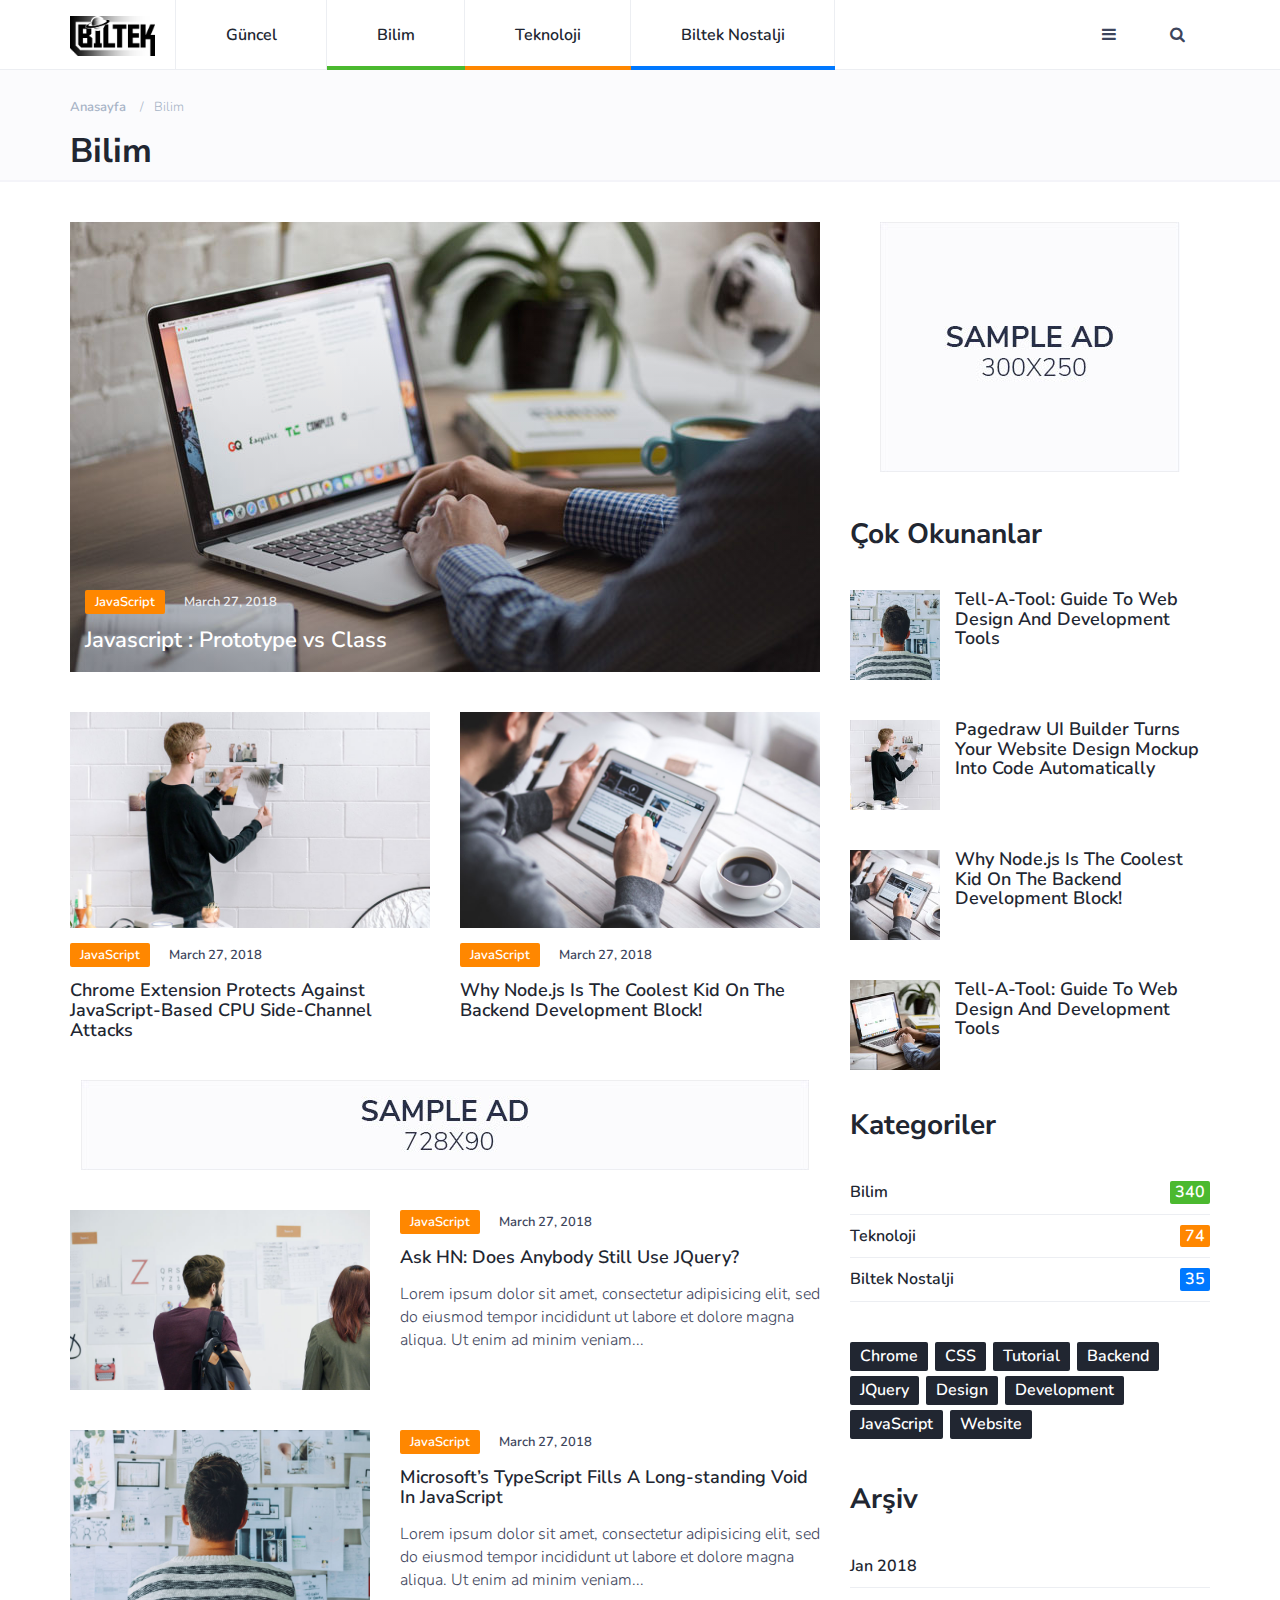
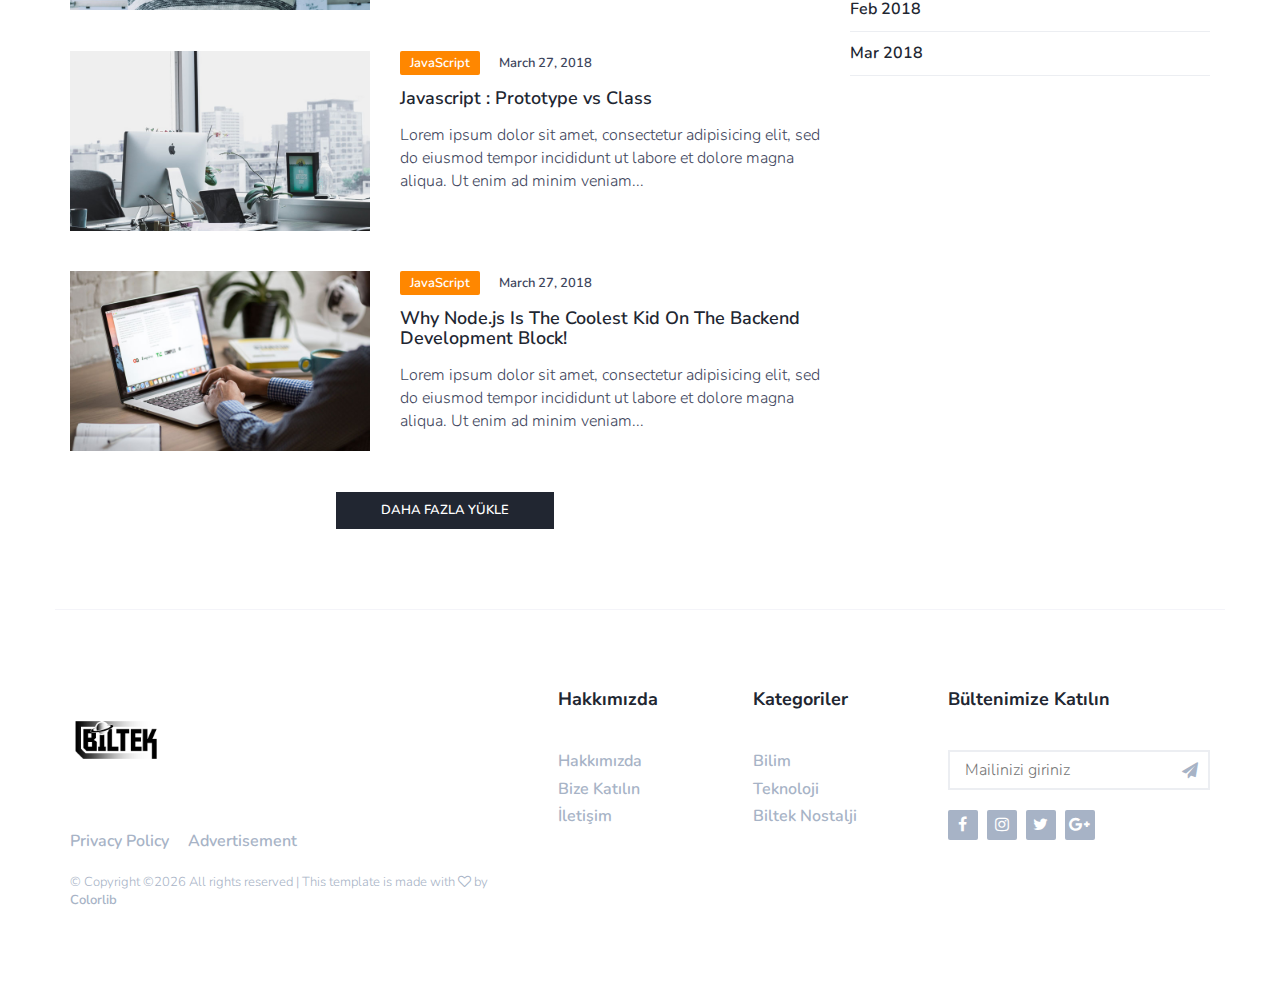
<file: biltek/bilim.html>
<!DOCTYPE html>
<html lang="en">
	<head>
		<meta charset="utf-8">
		<meta http-equiv="X-UA-Compatible" content="IE=edge">
		<meta name="viewport" content="width=device-width, initial-scale=1">
		 <!-- The above 3 meta tags *must* come first in the head; any other head content must come *after* these tags -->

		<title>Biltek</title>
		<link rel="icon" href="./img/ikon_prp.png">

		<!-- Google font -->
		<link href="https://fonts.googleapis.com/css?family=Nunito+Sans:700%7CNunito:300,600" rel="stylesheet">

		<!-- Bootstrap -->
		<link type="text/css" rel="stylesheet" href="css/bootstrap.min.css"/>

		<!-- Font Awesome Icon -->
		<link rel="stylesheet" href="css/font-awesome.min.css">

		<!-- Custom stlylesheet -->
		<link type="text/css" rel="stylesheet" href="css/style.css"/>

		<!-- HTML5 shim and Respond.js for IE8 support of HTML5 elements and media queries -->
		<!-- WARNING: Respond.js doesn't work if you view the page via file:// -->
		<!--[if lt IE 9]>
		  <script src="https://oss.maxcdn.com/html5shiv/3.7.3/html5shiv.min.js"></script>
		  <script src="https://oss.maxcdn.com/respond/1.4.2/respond.min.js"></script>
		<![endif]-->

    </head>
	<body>

		<!-- Header -->
		<header id="header">
			<!-- Nav -->
			<div id="nav">
				<!-- Main Nav -->
				<div id="nav-fixed">
					<div class="container">
						<!-- logo -->
						<div class="nav-logo">
							<a href="index.html" class="logo"><img style="width: 85px; height: 40px;" src="./img/siyah2.png" alt=""></a>
						</div>
						<!-- /logo -->

						<!-- nav -->
						<ul class="nav-menu nav navbar-nav">
							<li><a href="category.html">Güncel</a></li>
							<li class="cat-1"><a href="bilim.html">Bilim</a></li>
							<li class="cat-2"><a href="teknoloji.html">Teknoloji</a></li>
							<li class="cat-3"><a href="biltek-nostalji.html">Biltek Nostalji</a></li>
						</ul>
						<!-- /nav -->

						<!-- search & aside toggle -->
						<div class="nav-btns">
							<button class="aside-btn"><i class="fa fa-bars"></i></button>
							<button class="search-btn"><i class="fa fa-search"></i></button>
							<div class="search-form">
								<input class="search-input" type="text" name="search" placeholder="Aramak istediğinizi giriniz...">
								<button class="search-close"><i class="fa fa-times"></i></button>
							</div>
						</div>
						<!-- /search & aside toggle -->
					</div>
				</div>
				<!-- /Main Nav -->

				<!-- Aside Nav -->
				<div id="nav-aside">
					<!-- nav -->
					<div class="section-row">
						<ul class="nav-aside-menu">
							<li><a href="index.html">Anasayfa</a></li>
							<li><a href="about.html">Hakkımızda</a></li>
							<li><a href="#">Bize Katılın</a></li>
							<li><a href="contact.html">İletişim</a></li>
						</ul>
					</div>
					<!-- /nav -->

					<!-- widget posts -->
					<div class="section-row">
						<h3>Son Gönderiler</h3>
						<div class="post post-widget">
							<a class="post-img" href="blog-post.html"><img src="./img/widget-2.jpg" alt=""></a>
							<div class="post-body">
								<h3 class="post-title"><a href="blog-post.html">Pagedraw UI Builder Turns Your Website Design Mockup Into Code Automatically</a></h3>
							</div>
						</div>

						<div class="post post-widget">
							<a class="post-img" href="blog-post.html"><img src="./img/widget-3.jpg" alt=""></a>
							<div class="post-body">
								<h3 class="post-title"><a href="blog-post.html">Why Node.js Is The Coolest Kid On The Backend Development Block!</a></h3>
							</div>
						</div>

						<div class="post post-widget">
							<a class="post-img" href="blog-post.html"><img src="./img/widget-4.jpg" alt=""></a>
							<div class="post-body">
								<h3 class="post-title"><a href="blog-post.html">Tell-A-Tool: Guide To Web Design And Development Tools</a></h3>
							</div>
						</div>
					</div>
					<!-- /widget posts -->

					<!-- social links -->
					<div class="section-row">
						<h3>Bizi Takip Edin</h3>
						<ul class="nav-aside-social">
							<li><a href="https://www.facebok.com/biltekblog"><i class="fa fa-facebook"></i></a></li>
							<li><a href="https://www.instagram.com/biltekblog"><i class="fa fa-instagram"></i></a></li>
							<li><a href="#"><i class="fa fa-twitter"></i></a></li>
							<li><a href="#"><i class="fa fa-google-plus"></i></a></li>
							<body id="body">
								<input type="button" class="changeBg" onclick="reset();" value="Day" />
    						<input type="button" class="changeBg" onclick="night();" value="Night" />
							</body>
						</ul>
					</div>
					<!-- /social links -->

					<!-- aside nav close -->
					<button class="nav-aside-close"><i class="fa fa-times"></i></button>
					<!-- /aside nav close -->
				</div>
				<!-- Aside Nav -->
			</div>
			<!-- /Nav -->

			<!-- Page Header -->
			<div class="page-header">
				<div class="container">
					<div class="row">
						<div class="col-md-10">
							<ul class="page-header-breadcrumb">
								<li><a href="index.html">Anasayfa</a></li>
								<li>Bilim</li>
							</ul>
							<h1>Bilim</h1>
						</div>
					</div>
				</div>
			</div>
			<!-- /Page Header -->
		</header>
		<!-- /Header -->

		<!-- section -->
		<div class="section">
			<!-- container -->
			<div class="container">
				<!-- row -->
				<div class="row">
					<div class="col-md-8">
						<div class="row">
							<!-- post -->
							<div class="col-md-12">
								<div class="post post-thumb">
									<a class="post-img" href="blog-post.html"><img src="./img/post-1.jpg" alt=""></a>
									<div class="post-body">
										<div class="post-meta">
											<a class="post-category cat-2" href="#">JavaScript</a>
											<span class="post-date">March 27, 2018</span>
										</div>
										<h3 class="post-title"><a href="blog-post.html">Javascript : Prototype vs Class</a></h3>
									</div>
								</div>
							</div>
							<!-- /post -->

							<!-- post -->
							<div class="col-md-6">
								<div class="post">
									<a class="post-img" href="blog-post.html"><img src="./img/post-4.jpg" alt=""></a>
									<div class="post-body">
										<div class="post-meta">
											<a class="post-category cat-2" href="#">JavaScript</a>
											<span class="post-date">March 27, 2018</span>
										</div>
										<h3 class="post-title"><a href="blog-post.html">Chrome Extension Protects Against JavaScript-Based CPU Side-Channel Attacks</a></h3>
									</div>
								</div>
							</div>
							<!-- /post -->

							<!-- post -->
							<div class="col-md-6">
								<div class="post">
									<a class="post-img" href="blog-post.html"><img src="./img/post-6.jpg" alt=""></a>
									<div class="post-body">
										<div class="post-meta">
											<a class="post-category cat-2" href="#">JavaScript</a>
											<span class="post-date">March 27, 2018</span>
										</div>
										<h3 class="post-title"><a href="blog-post.html">Why Node.js Is The Coolest Kid On The Backend Development Block!</a></h3>
									</div>
								</div>
							</div>
							<!-- /post -->

							<div class="clearfix visible-md visible-lg"></div>

							<!-- ad -->
							<div class="col-md-12">
								<div class="section-row">
									<a href="#">
										<img class="img-responsive center-block" src="./img/ad-2.jpg" alt="">
									</a>
								</div>
							</div>
							<!-- ad -->

							<!-- post -->
							<div class="col-md-12">
								<div class="post post-row">
									<a class="post-img" href="blog-post.html"><img src="./img/post-2.jpg" alt=""></a>
									<div class="post-body">
										<div class="post-meta">
											<a class="post-category cat-2" href="#">JavaScript</a>
											<span class="post-date">March 27, 2018</span>
										</div>
										<h3 class="post-title"><a href="blog-post.html">Ask HN: Does Anybody Still Use JQuery?</a></h3>
										<p>Lorem ipsum dolor sit amet, consectetur adipisicing elit, sed do eiusmod tempor incididunt ut labore et dolore magna aliqua. Ut enim ad minim veniam...</p>
									</div>
								</div>
							</div>
							<!-- /post -->

							<!-- post -->
							<div class="col-md-12">
								<div class="post post-row">
									<a class="post-img" href="blog-post.html"><img src="./img/post-5.jpg" alt=""></a>
									<div class="post-body">
										<div class="post-meta">
											<a class="post-category cat-2" href="#">JavaScript</a>
											<span class="post-date">March 27, 2018</span>
										</div>
										<h3 class="post-title"><a href="blog-post.html">Microsoft’s TypeScript Fills A Long-standing Void In JavaScript</a></h3>
										<p>Lorem ipsum dolor sit amet, consectetur adipisicing elit, sed do eiusmod tempor incididunt ut labore et dolore magna aliqua. Ut enim ad minim veniam...</p>
									</div>
								</div>
							</div>
							<!-- /post -->

							<!-- post -->
							<div class="col-md-12">
								<div class="post post-row">
									<a class="post-img" href="blog-post.html"><img src="./img/post-3.jpg" alt=""></a>
									<div class="post-body">
										<div class="post-meta">
											<a class="post-category cat-2" href="#">JavaScript</a>
											<span class="post-date">March 27, 2018</span>
										</div>
										<h3 class="post-title"><a href="blog-post.html">Javascript : Prototype vs Class</a></h3>
										<p>Lorem ipsum dolor sit amet, consectetur adipisicing elit, sed do eiusmod tempor incididunt ut labore et dolore magna aliqua. Ut enim ad minim veniam...</p>
									</div>
								</div>
							</div>
							<!-- /post -->

							<!-- post -->
							<div class="col-md-12">
								<div class="post post-row">
									<a class="post-img" href="blog-post.html"><img src="./img/post-1.jpg" alt=""></a>
									<div class="post-body">
										<div class="post-meta">
											<a class="post-category cat-2" href="#">JavaScript</a>
											<span class="post-date">March 27, 2018</span>
										</div>
										<h3 class="post-title"><a href="blog-post.html">Why Node.js Is The Coolest Kid On The Backend Development Block!</a></h3>
										<p>Lorem ipsum dolor sit amet, consectetur adipisicing elit, sed do eiusmod tempor incididunt ut labore et dolore magna aliqua. Ut enim ad minim veniam...</p>
									</div>
								</div>
							</div>
							<!-- /post -->

							<div class="col-md-12">
								<div class="section-row">
									<button class="primary-button center-block">Daha Fazla Yükle</button>
								</div>
							</div>
						</div>
					</div>

					<div class="col-md-4">
						<!-- ad -->
						<div class="aside-widget text-center">
							<a href="#" style="display: inline-block;margin: auto;">
								<img class="img-responsive" src="./img/ad-1.jpg" alt="">
							</a>
						</div>
						<!-- /ad -->

						<!-- post widget -->
						<div class="aside-widget">
							<div class="section-title">
								<h2>Çok Okunanlar</h2>
							</div>

							<div class="post post-widget">
								<a class="post-img" href="blog-post.html"><img src="./img/widget-1.jpg" alt=""></a>
								<div class="post-body">
									<h3 class="post-title"><a href="blog-post.html">Tell-A-Tool: Guide To Web Design And Development Tools</a></h3>
								</div>
							</div>

							<div class="post post-widget">
								<a class="post-img" href="blog-post.html"><img src="./img/widget-2.jpg" alt=""></a>
								<div class="post-body">
									<h3 class="post-title"><a href="blog-post.html">Pagedraw UI Builder Turns Your Website Design Mockup Into Code Automatically</a></h3>
								</div>
							</div>

							<div class="post post-widget">
								<a class="post-img" href="blog-post.html"><img src="./img/widget-3.jpg" alt=""></a>
								<div class="post-body">
									<h3 class="post-title"><a href="blog-post.html">Why Node.js Is The Coolest Kid On The Backend Development Block!</a></h3>
								</div>
							</div>

							<div class="post post-widget">
								<a class="post-img" href="blog-post.html"><img src="./img/widget-4.jpg" alt=""></a>
								<div class="post-body">
									<h3 class="post-title"><a href="blog-post.html">Tell-A-Tool: Guide To Web Design And Development Tools</a></h3>
								</div>
							</div>
						</div>
						<!-- /post widget -->

						<!-- catagories -->
						<div class="aside-widget">
							<div class="section-title">
								<h2>Kategoriler</h2>
							</div>
							<div class="category-widget">
								<ul>
									<li><a href="bilim.html" class="cat-1">Bilim<span>340</span></a></li>
									<li><a href="teknoloji.html" class="cat-2">Teknoloji<span>74</span></a></li>
									<li><a href="biltek-nostalji.html" class="cat-3">Biltek Nostalji<span>35</span></a></li>
								</ul>
							</div>
						</div>
						<!-- /catagories -->

						<!-- tags -->
						<div class="aside-widget">
							<div class="tags-widget">
								<ul>
									<li><a href="#">Chrome</a></li>
									<li><a href="#">CSS</a></li>
									<li><a href="#">Tutorial</a></li>
									<li><a href="#">Backend</a></li>
									<li><a href="#">JQuery</a></li>
									<li><a href="#">Design</a></li>
									<li><a href="#">Development</a></li>
									<li><a href="#">JavaScript</a></li>
									<li><a href="#">Website</a></li>
								</ul>
							</div>
						</div>
						<!-- /tags -->

						<!-- archive -->
						<div class="aside-widget">
							<div class="section-title">
								<h2>Arşiv</h2>
							</div>
							<div class="archive-widget">
								<ul>
									<li><a href="#">Jan 2018</a></li>
									<li><a href="#">Feb 2018</a></li>
									<li><a href="#">Mar 2018</a></li>
								</ul>
							</div>
						</div>
						<!-- /archive -->
					</div>
				</div>
				<!-- /row -->
			</div>
			<!-- /container -->
		</div>
		<!-- /section -->

		<!-- Footer -->
		<footer id="footer">
			<!-- container -->
			<div class="container">
				<!-- row -->
				<div class="row">
					<div class="col-md-5">
						<div class="footer-widget">
							<div class="footer-logo">
								<a href="index.html" class="logo"><img src="./img/siyah.png" alt="" width="100" height="100"></a>
							</div>
							<ul class="footer-nav">
								<li><a href="#">Privacy Policy</a></li>
								<li><a href="#">Advertisement</a></li>
							</ul>
							<div class="footer-copyright">
								<span>&copy; <!-- Link back to Colorlib can't be removed. Template is licensed under CC BY 3.0. -->
Copyright &copy;<script>document.write(new Date().getFullYear());</script> All rights reserved | This template is made with <i class="fa fa-heart-o" aria-hidden="true"></i> by <a href="https://colorlib.com" target="_blank">Colorlib</a>
<!-- Link back to Colorlib can't be removed. Template is licensed under CC BY 3.0. --></span>
							</div>
						</div>
					</div>

					<div class="col-md-4">
						<div class="row">
							<div class="col-md-6">
								<div class="footer-widget">
									<h3 class="footer-title">Hakkımızda</h3>
									<ul class="footer-links">
										<li><a href="about.html">Hakkımızda</a></li>
										<li><a href="#">Bize Katılın</a></li>
										<li><a href="contact.html">İletişim</a></li>
									</ul>
								</div>
							</div>
							<div class="col-md-6">
								<div class="footer-widget">
									<h3 class="footer-title">Kategoriler</h3>
									<ul class="footer-links">
										<li><a href="bilim.html">Bilim</a></li>
										<li><a href="teknoloji.html">Teknoloji</a></li>
										<li><a href="biltek-nostalji.html">Biltek Nostalji</a></li>
									</ul>
								</div>
							</div>
						</div>
					</div>

					<div class="col-md-3">
						<div class="footer-widget">
							<h3 class="footer-title">Bültenimize Katılın</h3>
							<div class="footer-newsletter">
								<form>
									<input class="input" type="email" name="newsletter" placeholder="Mailinizi giriniz">
									<button class="newsletter-btn"><i class="fa fa-paper-plane"></i></button>
								</form>
							</div>
							<ul class="footer-social">
								<li><a href="https://www.facebook.com/biltekblog"><i class="fa fa-facebook"></i></a></li>
								<li><a href="https://www.instagram.com/biltekblog"><i class="fa fa-instagram"></i></a></li>
								<li><a href="#"><i class="fa fa-twitter"></i></a></li>
								<li><a href="#"><i class="fa fa-google-plus"></i></a></li>
							</ul>
						</div>
					</div>

				</div>
				<!-- /row -->
			</div>
			<!-- /container -->
		</footer>
		<!-- /Footer -->

		<!-- jQuery Plugins -->
		<script src="js/jquery.min.js"></script>
		<script src="js/bootstrap.min.js"></script>
		<script src="js/main.js"></script>
		<script src="js/nightmode.js"></script>
	</body>
</html>
</file>
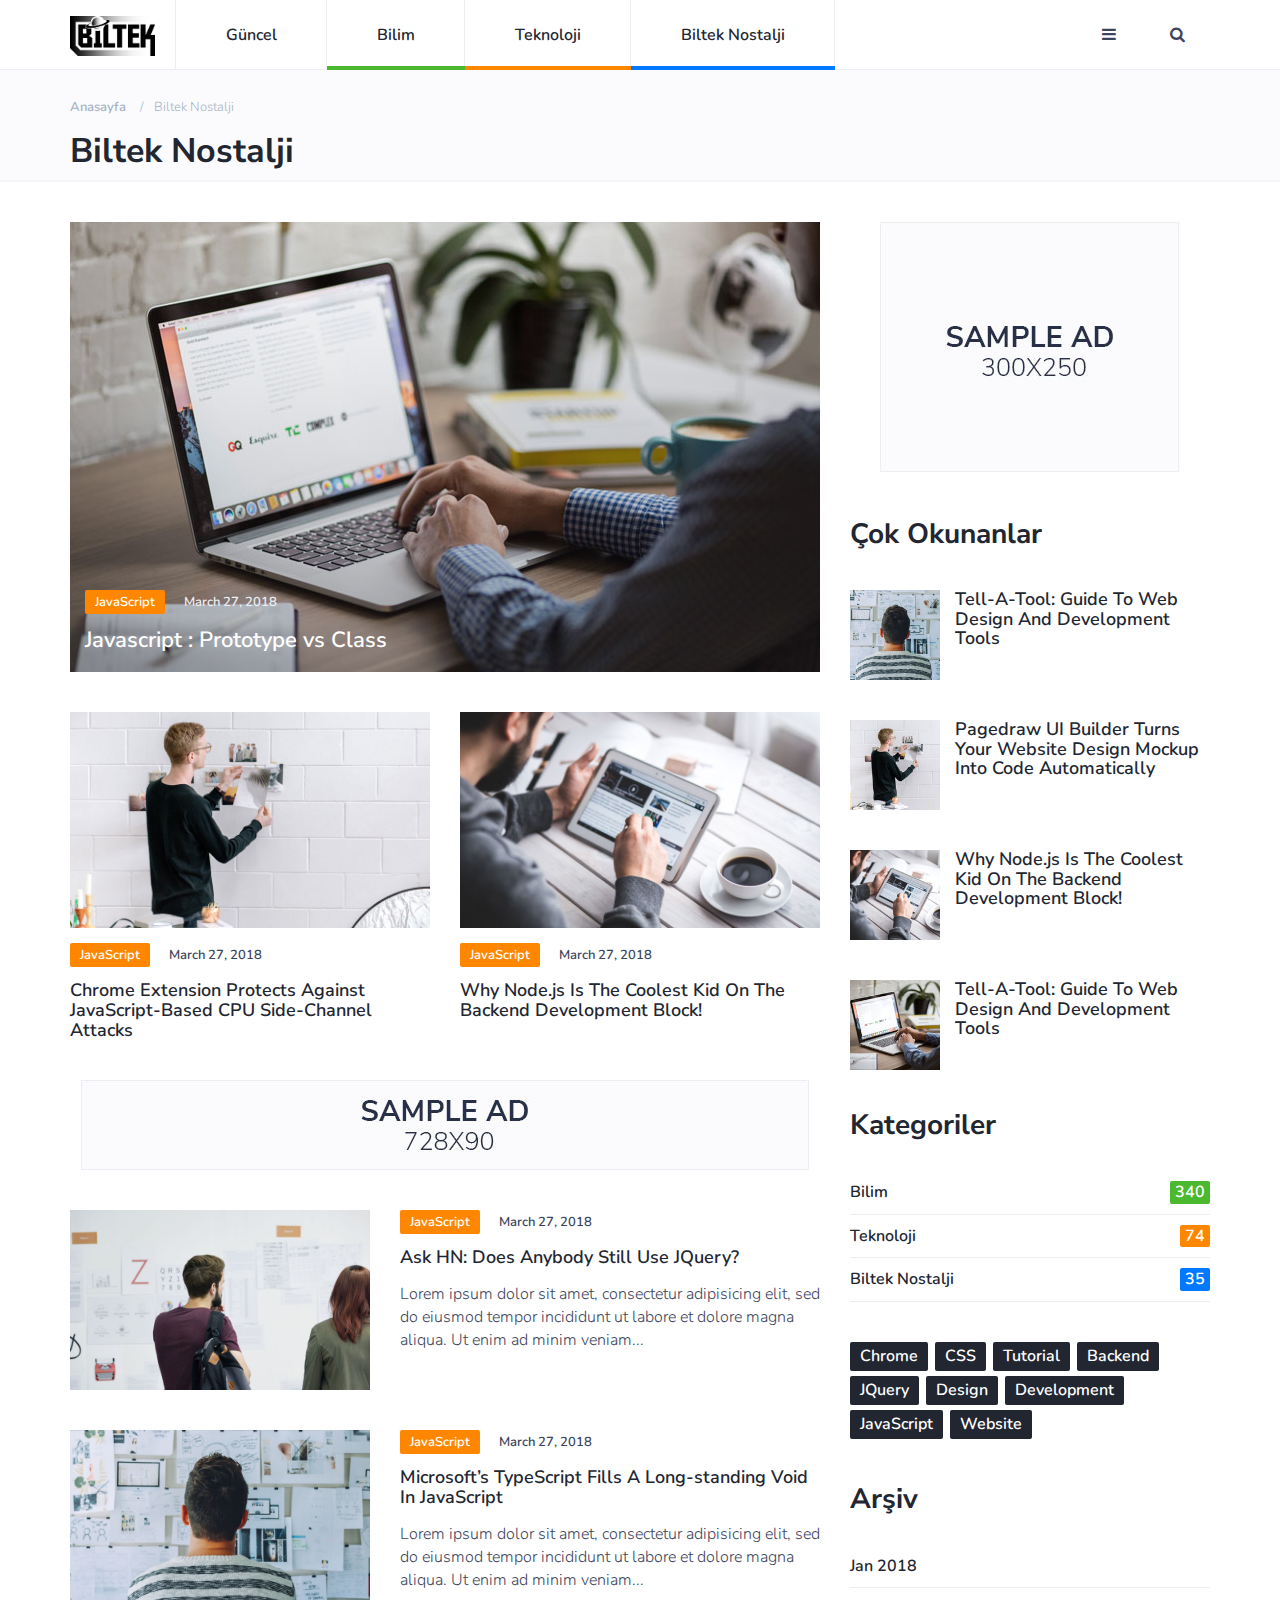
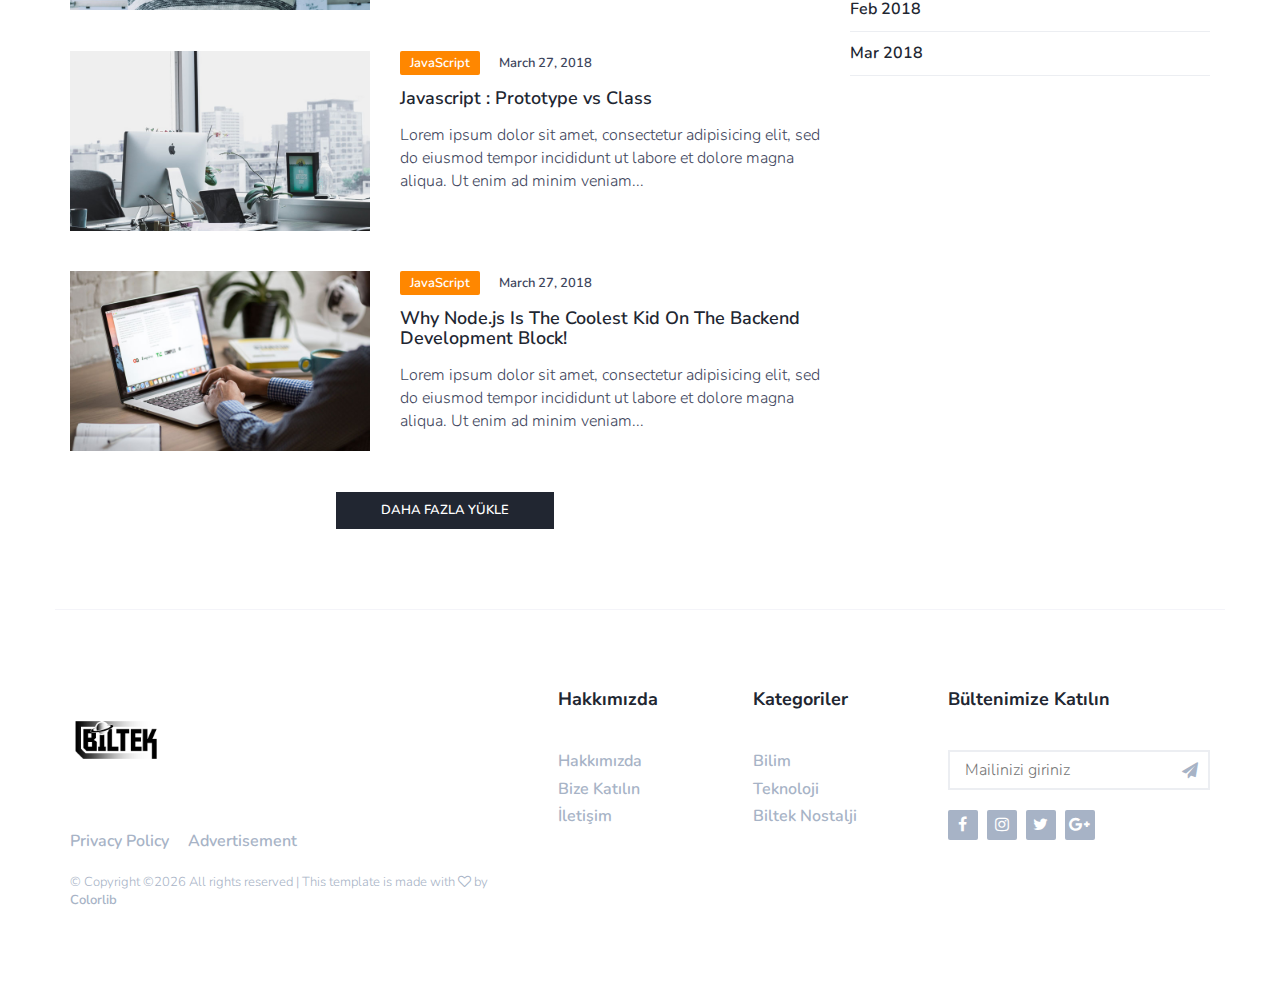
<file: biltek/biltek-nostalji.html>
<!DOCTYPE html>
<html lang="en">
	<head>
		<meta charset="utf-8">
		<meta http-equiv="X-UA-Compatible" content="IE=edge">
		<meta name="viewport" content="width=device-width, initial-scale=1">
		 <!-- The above 3 meta tags *must* come first in the head; any other head content must come *after* these tags -->

		<title>Biltek</title>
		<link rel="icon" href="./img/ikon_prp.png">

		<!-- Google font -->
		<link href="https://fonts.googleapis.com/css?family=Nunito+Sans:700%7CNunito:300,600" rel="stylesheet">

		<!-- Bootstrap -->
		<link type="text/css" rel="stylesheet" href="css/bootstrap.min.css"/>

		<!-- Font Awesome Icon -->
		<link rel="stylesheet" href="css/font-awesome.min.css">

		<!-- Custom stlylesheet -->
		<link type="text/css" rel="stylesheet" href="css/style.css"/>

		<!-- HTML5 shim and Respond.js for IE8 support of HTML5 elements and media queries -->
		<!-- WARNING: Respond.js doesn't work if you view the page via file:// -->
		<!--[if lt IE 9]>
		  <script src="https://oss.maxcdn.com/html5shiv/3.7.3/html5shiv.min.js"></script>
		  <script src="https://oss.maxcdn.com/respond/1.4.2/respond.min.js"></script>
		<![endif]-->

    </head>
	<body>

		<!-- Header -->
		<header id="header">
			<!-- Nav -->
			<div id="nav">
				<!-- Main Nav -->
				<div id="nav-fixed">
					<div class="container">
						<!-- logo -->
						<div class="nav-logo">
							<a href="index.html" class="logo"><img style="width: 85px; height: 40px;" src="./img/siyah2.png" alt=""></a>
						</div>
						<!-- /logo -->

						<!-- nav -->
						<ul class="nav-menu nav navbar-nav">
							<li><a href="category.html">Güncel</a></li>
							<li class="cat-1"><a href="bilim.html">Bilim</a></li>
							<li class="cat-2"><a href="teknoloji.html">Teknoloji</a></li>
							<li class="cat-3"><a href="biltek-nostalji.html">Biltek Nostalji</a></li>
						</ul>
						<!-- /nav -->

						<!-- search & aside toggle -->
						<div class="nav-btns">
							<button class="aside-btn"><i class="fa fa-bars"></i></button>
							<button class="search-btn"><i class="fa fa-search"></i></button>
							<div class="search-form">
								<input class="search-input" type="text" name="search" placeholder="Aramak istediğinizi giriniz...">
								<button class="search-close"><i class="fa fa-times"></i></button>
							</div>
						</div>
						<!-- /search & aside toggle -->
					</div>
				</div>
				<!-- /Main Nav -->

				<!-- Aside Nav -->
				<div id="nav-aside">
					<!-- nav -->
					<div class="section-row">
						<ul class="nav-aside-menu">
							<li><a href="index.html">Anasayfa</a></li>
							<li><a href="about.html">Hakkımızda</a></li>
							<li><a href="#">Bize Katılın</a></li>
							<li><a href="contact.html">İletişim</a></li>
						</ul>
					</div>
					<!-- /nav -->

					<!-- widget posts -->
					<div class="section-row">
						<h3>Son Gönderiler</h3>
						<div class="post post-widget">
							<a class="post-img" href="blog-post.html"><img src="./img/widget-2.jpg" alt=""></a>
							<div class="post-body">
								<h3 class="post-title"><a href="blog-post.html">Pagedraw UI Builder Turns Your Website Design Mockup Into Code Automatically</a></h3>
							</div>
						</div>

						<div class="post post-widget">
							<a class="post-img" href="blog-post.html"><img src="./img/widget-3.jpg" alt=""></a>
							<div class="post-body">
								<h3 class="post-title"><a href="blog-post.html">Why Node.js Is The Coolest Kid On The Backend Development Block!</a></h3>
							</div>
						</div>

						<div class="post post-widget">
							<a class="post-img" href="blog-post.html"><img src="./img/widget-4.jpg" alt=""></a>
							<div class="post-body">
								<h3 class="post-title"><a href="blog-post.html">Tell-A-Tool: Guide To Web Design And Development Tools</a></h3>
							</div>
						</div>
					</div>
					<!-- /widget posts -->

					<!-- social links -->
					<div class="section-row">
						<h3>Bizi Takip Edin</h3>
						<ul class="nav-aside-social">
							<li><a href="https://www.facebok.com/biltekblog"><i class="fa fa-facebook"></i></a></li>
							<li><a href="https://www.instagram.com/biltekblog"><i class="fa fa-instagram"></i></a></li>
							<li><a href="#"><i class="fa fa-twitter"></i></a></li>
							<li><a href="#"><i class="fa fa-google-plus"></i></a></li>
							<body id="body">
								<input type="button" class="changeBg" onclick="reset();" value="Day" />
    						<input type="button" class="changeBg" onclick="night();" value="Night" />
							</body>
						</ul>
					</div>
					<!-- /social links -->

					<!-- aside nav close -->
					<button class="nav-aside-close"><i class="fa fa-times"></i></button>
					<!-- /aside nav close -->
				</div>
				<!-- Aside Nav -->
			</div>
			<!-- /Nav -->

			<!-- Page Header -->
			<div class="page-header">
				<div class="container">
					<div class="row">
						<div class="col-md-10">
							<ul class="page-header-breadcrumb">
								<li><a href="index.html">Anasayfa</a></li>
								<li>Biltek Nostalji</li>
							</ul>
							<h1>Biltek Nostalji</h1>
						</div>
					</div>
				</div>
			</div>
			<!-- /Page Header -->
		</header>
		<!-- /Header -->

		<!-- section -->
		<div class="section">
			<!-- container -->
			<div class="container">
				<!-- row -->
				<div class="row">
					<div class="col-md-8">
						<div class="row">
							<!-- post -->
							<div class="col-md-12">
								<div class="post post-thumb">
									<a class="post-img" href="blog-post.html"><img src="./img/post-1.jpg" alt=""></a>
									<div class="post-body">
										<div class="post-meta">
											<a class="post-category cat-2" href="#">JavaScript</a>
											<span class="post-date">March 27, 2018</span>
										</div>
										<h3 class="post-title"><a href="blog-post.html">Javascript : Prototype vs Class</a></h3>
									</div>
								</div>
							</div>
							<!-- /post -->

							<!-- post -->
							<div class="col-md-6">
								<div class="post">
									<a class="post-img" href="blog-post.html"><img src="./img/post-4.jpg" alt=""></a>
									<div class="post-body">
										<div class="post-meta">
											<a class="post-category cat-2" href="#">JavaScript</a>
											<span class="post-date">March 27, 2018</span>
										</div>
										<h3 class="post-title"><a href="blog-post.html">Chrome Extension Protects Against JavaScript-Based CPU Side-Channel Attacks</a></h3>
									</div>
								</div>
							</div>
							<!-- /post -->

							<!-- post -->
							<div class="col-md-6">
								<div class="post">
									<a class="post-img" href="blog-post.html"><img src="./img/post-6.jpg" alt=""></a>
									<div class="post-body">
										<div class="post-meta">
											<a class="post-category cat-2" href="#">JavaScript</a>
											<span class="post-date">March 27, 2018</span>
										</div>
										<h3 class="post-title"><a href="blog-post.html">Why Node.js Is The Coolest Kid On The Backend Development Block!</a></h3>
									</div>
								</div>
							</div>
							<!-- /post -->

							<div class="clearfix visible-md visible-lg"></div>

							<!-- ad -->
							<div class="col-md-12">
								<div class="section-row">
									<a href="#">
										<img class="img-responsive center-block" src="./img/ad-2.jpg" alt="">
									</a>
								</div>
							</div>
							<!-- ad -->

							<!-- post -->
							<div class="col-md-12">
								<div class="post post-row">
									<a class="post-img" href="blog-post.html"><img src="./img/post-2.jpg" alt=""></a>
									<div class="post-body">
										<div class="post-meta">
											<a class="post-category cat-2" href="#">JavaScript</a>
											<span class="post-date">March 27, 2018</span>
										</div>
										<h3 class="post-title"><a href="blog-post.html">Ask HN: Does Anybody Still Use JQuery?</a></h3>
										<p>Lorem ipsum dolor sit amet, consectetur adipisicing elit, sed do eiusmod tempor incididunt ut labore et dolore magna aliqua. Ut enim ad minim veniam...</p>
									</div>
								</div>
							</div>
							<!-- /post -->

							<!-- post -->
							<div class="col-md-12">
								<div class="post post-row">
									<a class="post-img" href="blog-post.html"><img src="./img/post-5.jpg" alt=""></a>
									<div class="post-body">
										<div class="post-meta">
											<a class="post-category cat-2" href="#">JavaScript</a>
											<span class="post-date">March 27, 2018</span>
										</div>
										<h3 class="post-title"><a href="blog-post.html">Microsoft’s TypeScript Fills A Long-standing Void In JavaScript</a></h3>
										<p>Lorem ipsum dolor sit amet, consectetur adipisicing elit, sed do eiusmod tempor incididunt ut labore et dolore magna aliqua. Ut enim ad minim veniam...</p>
									</div>
								</div>
							</div>
							<!-- /post -->

							<!-- post -->
							<div class="col-md-12">
								<div class="post post-row">
									<a class="post-img" href="blog-post.html"><img src="./img/post-3.jpg" alt=""></a>
									<div class="post-body">
										<div class="post-meta">
											<a class="post-category cat-2" href="#">JavaScript</a>
											<span class="post-date">March 27, 2018</span>
										</div>
										<h3 class="post-title"><a href="blog-post.html">Javascript : Prototype vs Class</a></h3>
										<p>Lorem ipsum dolor sit amet, consectetur adipisicing elit, sed do eiusmod tempor incididunt ut labore et dolore magna aliqua. Ut enim ad minim veniam...</p>
									</div>
								</div>
							</div>
							<!-- /post -->

							<!-- post -->
							<div class="col-md-12">
								<div class="post post-row">
									<a class="post-img" href="blog-post.html"><img src="./img/post-1.jpg" alt=""></a>
									<div class="post-body">
										<div class="post-meta">
											<a class="post-category cat-2" href="#">JavaScript</a>
											<span class="post-date">March 27, 2018</span>
										</div>
										<h3 class="post-title"><a href="blog-post.html">Why Node.js Is The Coolest Kid On The Backend Development Block!</a></h3>
										<p>Lorem ipsum dolor sit amet, consectetur adipisicing elit, sed do eiusmod tempor incididunt ut labore et dolore magna aliqua. Ut enim ad minim veniam...</p>
									</div>
								</div>
							</div>
							<!-- /post -->

							<div class="col-md-12">
								<div class="section-row">
									<button class="primary-button center-block">Daha Fazla Yükle</button>
								</div>
							</div>
						</div>
					</div>

					<div class="col-md-4">
						<!-- ad -->
						<div class="aside-widget text-center">
							<a href="#" style="display: inline-block;margin: auto;">
								<img class="img-responsive" src="./img/ad-1.jpg" alt="">
							</a>
						</div>
						<!-- /ad -->

						<!-- post widget -->
						<div class="aside-widget">
							<div class="section-title">
								<h2>Çok Okunanlar</h2>
							</div>

							<div class="post post-widget">
								<a class="post-img" href="blog-post.html"><img src="./img/widget-1.jpg" alt=""></a>
								<div class="post-body">
									<h3 class="post-title"><a href="blog-post.html">Tell-A-Tool: Guide To Web Design And Development Tools</a></h3>
								</div>
							</div>

							<div class="post post-widget">
								<a class="post-img" href="blog-post.html"><img src="./img/widget-2.jpg" alt=""></a>
								<div class="post-body">
									<h3 class="post-title"><a href="blog-post.html">Pagedraw UI Builder Turns Your Website Design Mockup Into Code Automatically</a></h3>
								</div>
							</div>

							<div class="post post-widget">
								<a class="post-img" href="blog-post.html"><img src="./img/widget-3.jpg" alt=""></a>
								<div class="post-body">
									<h3 class="post-title"><a href="blog-post.html">Why Node.js Is The Coolest Kid On The Backend Development Block!</a></h3>
								</div>
							</div>

							<div class="post post-widget">
								<a class="post-img" href="blog-post.html"><img src="./img/widget-4.jpg" alt=""></a>
								<div class="post-body">
									<h3 class="post-title"><a href="blog-post.html">Tell-A-Tool: Guide To Web Design And Development Tools</a></h3>
								</div>
							</div>
						</div>
						<!-- /post widget -->

						<!-- catagories -->
						<div class="aside-widget">
							<div class="section-title">
								<h2>Kategoriler</h2>
							</div>
							<div class="category-widget">
								<ul>
									<li><a href="bilim.html" class="cat-1">Bilim<span>340</span></a></li>
									<li><a href="teknoloji.html" class="cat-2">Teknoloji<span>74</span></a></li>
									<li><a href="biltek-nostalji.html" class="cat-3">Biltek Nostalji<span>35</span></a></li>
								</ul>
							</div>
						</div>
						<!-- /catagories -->

						<!-- tags -->
						<div class="aside-widget">
							<div class="tags-widget">
								<ul>
									<li><a href="#">Chrome</a></li>
									<li><a href="#">CSS</a></li>
									<li><a href="#">Tutorial</a></li>
									<li><a href="#">Backend</a></li>
									<li><a href="#">JQuery</a></li>
									<li><a href="#">Design</a></li>
									<li><a href="#">Development</a></li>
									<li><a href="#">JavaScript</a></li>
									<li><a href="#">Website</a></li>
								</ul>
							</div>
						</div>
						<!-- /tags -->

						<!-- archive -->
						<div class="aside-widget">
							<div class="section-title">
								<h2>Arşiv</h2>
							</div>
							<div class="archive-widget">
								<ul>
									<li><a href="#">Jan 2018</a></li>
									<li><a href="#">Feb 2018</a></li>
									<li><a href="#">Mar 2018</a></li>
								</ul>
							</div>
						</div>
						<!-- /archive -->
					</div>
				</div>
				<!-- /row -->
			</div>
			<!-- /container -->
		</div>
		<!-- /section -->

		<!-- Footer -->
		<footer id="footer">
			<!-- container -->
			<div class="container">
				<!-- row -->
				<div class="row">
					<div class="col-md-5">
						<div class="footer-widget">
							<div class="footer-logo">
								<a href="index.html" class="logo"><img src="./img/siyah.png" alt="" width="100" height="100"></a>
							</div>
							<ul class="footer-nav">
								<li><a href="#">Privacy Policy</a></li>
								<li><a href="#">Advertisement</a></li>
							</ul>
							<div class="footer-copyright">
								<span>&copy; <!-- Link back to Colorlib can't be removed. Template is licensed under CC BY 3.0. -->
Copyright &copy;<script>document.write(new Date().getFullYear());</script> All rights reserved | This template is made with <i class="fa fa-heart-o" aria-hidden="true"></i> by <a href="https://colorlib.com" target="_blank">Colorlib</a>
<!-- Link back to Colorlib can't be removed. Template is licensed under CC BY 3.0. --></span>
							</div>
						</div>
					</div>

					<div class="col-md-4">
						<div class="row">
							<div class="col-md-6">
								<div class="footer-widget">
									<h3 class="footer-title">Hakkımızda</h3>
									<ul class="footer-links">
										<li><a href="about.html">Hakkımızda</a></li>
										<li><a href="#">Bize Katılın</a></li>
										<li><a href="contact.html">İletişim</a></li>
									</ul>
								</div>
							</div>
							<div class="col-md-6">
								<div class="footer-widget">
									<h3 class="footer-title">Kategoriler</h3>
									<ul class="footer-links">
										<li><a href="bilim.html">Bilim</a></li>
										<li><a href="teknoloji.html">Teknoloji</a></li>
										<li><a href="biltek-nostalji.html">Biltek Nostalji</a></li>
									</ul>
								</div>
							</div>
						</div>
					</div>

					<div class="col-md-3">
						<div class="footer-widget">
							<h3 class="footer-title">Bültenimize Katılın</h3>
							<div class="footer-newsletter">
								<form>
									<input class="input" type="email" name="newsletter" placeholder="Mailinizi giriniz">
									<button class="newsletter-btn"><i class="fa fa-paper-plane"></i></button>
								</form>
							</div>
							<ul class="footer-social">
								<li><a href="https://www.facebook.com/biltekblog"><i class="fa fa-facebook"></i></a></li>
								<li><a href="https://www.instagram.com/biltekblog"><i class="fa fa-instagram"></i></a></li>
								<li><a href="#"><i class="fa fa-twitter"></i></a></li>
								<li><a href="#"><i class="fa fa-google-plus"></i></a></li>
							</ul>
						</div>
					</div>

				</div>
				<!-- /row -->
			</div>
			<!-- /container -->
		</footer>
		<!-- /Footer -->

		<!-- jQuery Plugins -->
		<script src="js/jquery.min.js"></script>
		<script src="js/bootstrap.min.js"></script>
		<script src="js/main.js"></script>
		<script src="js/nightmode.js"></script>
	</body>
</html>
</file>
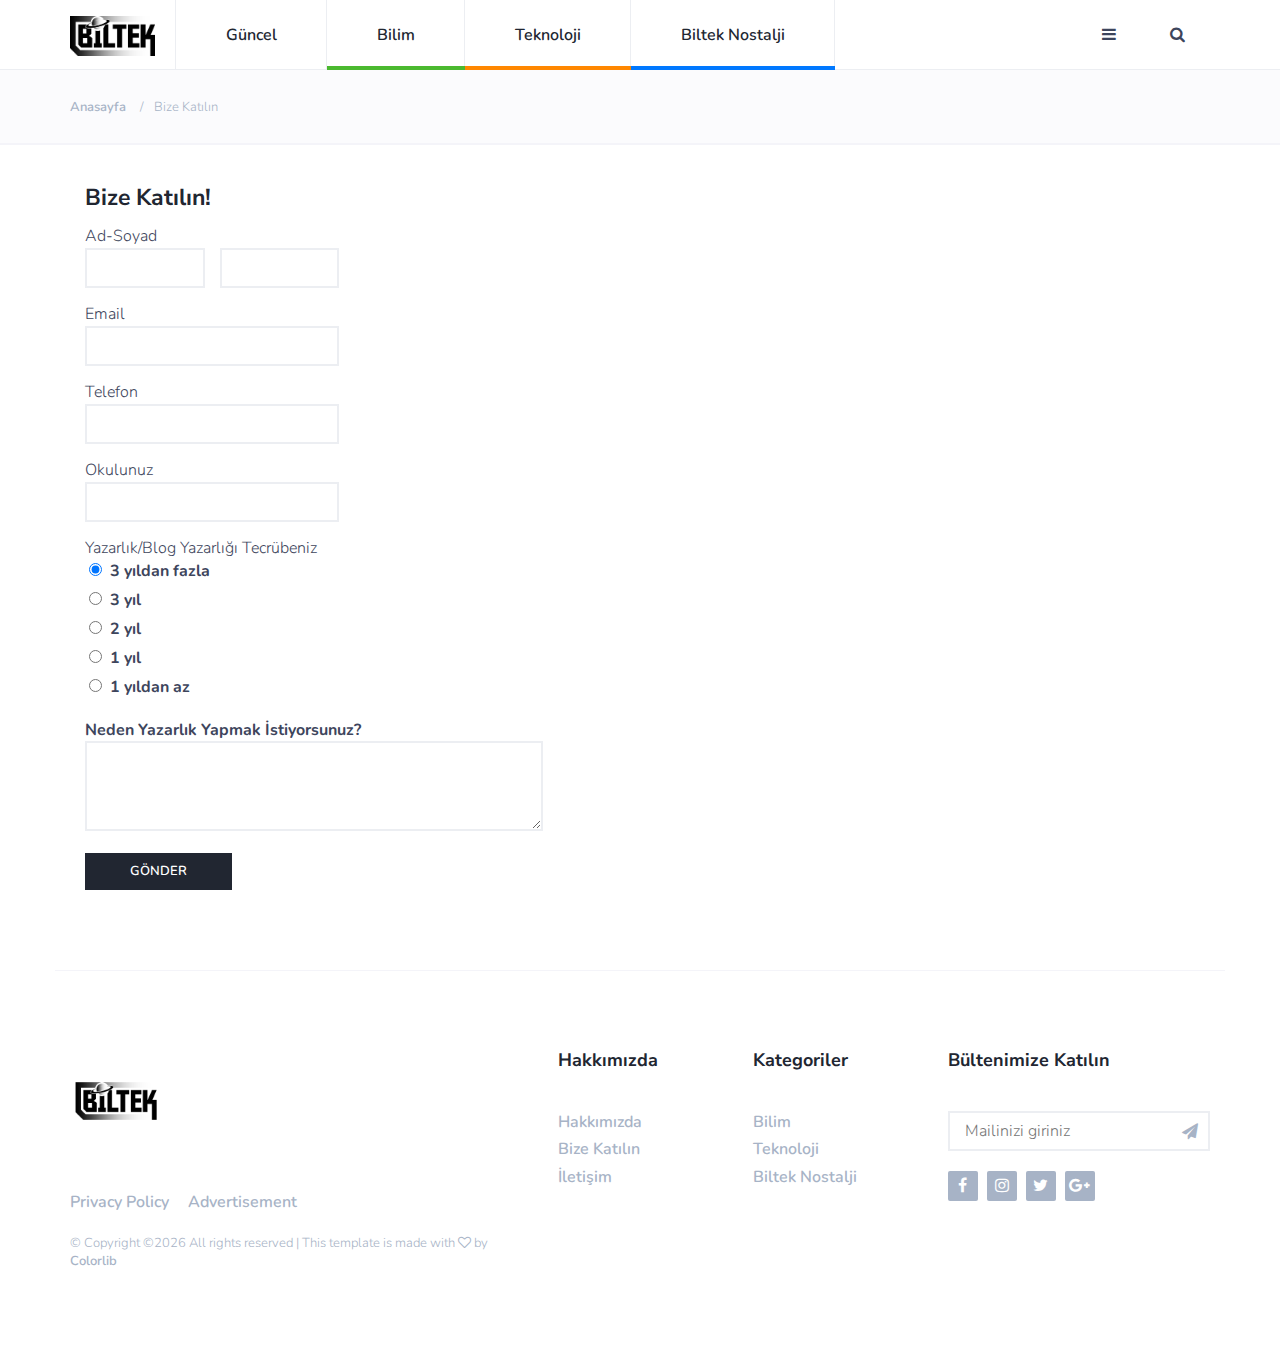
<file: biltek/bize-katilin.html>
<!DOCTYPE html>
<html lang="en">
	<head>
		<meta charset="utf-8">
		<meta http-equiv="X-UA-Compatible" content="IE=edge">
		<meta name="viewport" content="width=device-width, initial-scale=1">
		 <!-- The above 3 meta tags *must* come first in the head; any other head content must come *after* these tags -->

		<title>Biltek</title>
		<link rel="icon" href="./img/ikon_prp.png">

		<!-- Google font -->
		<link href="https://fonts.googleapis.com/css?family=Nunito+Sans:700%7CNunito:300,600" rel="stylesheet">

		<!-- Bootstrap -->
		<link type="text/css" rel="stylesheet" href="css/bootstrap.min.css"/>

		<!-- Font Awesome Icon -->
		<link rel="stylesheet" href="css/font-awesome.min.css">

		<!-- Custom stlylesheet -->
		<link type="text/css" rel="stylesheet" href="css/style.css"/>

		<!-- HTML5 shim and Respond.js for IE8 support of HTML5 elements and media queries -->
		<!-- WARNING: Respond.js doesn't work if you view the page via file:// -->
		<!--[if lt IE 9]>
		  <script src="https://oss.maxcdn.com/html5shiv/3.7.3/html5shiv.min.js"></script>
		  <script src="https://oss.maxcdn.com/respond/1.4.2/respond.min.js"></script>
		<![endif]-->

    </head>
	<body>

		<!-- Header -->
		<header id="header">
			<!-- Nav -->
			<div id="nav">
				<!-- Main Nav -->
				<div id="nav-fixed">
					<div class="container">
						<!-- logo -->
						<div class="nav-logo">
							<a href="index.html" class="logo"><img style="width: 85px; height: 40px;" src="./img/siyah2.png" alt=""></a>
						</div>
						<!-- /logo -->

						<!-- nav -->
						<ul class="nav-menu nav navbar-nav">
							<li><a href="category.html">Güncel</a></li>
							<li class="cat-1"><a href="bilim.html">Bilim</a></li>
							<li class="cat-2"><a href="teknoloji.html">Teknoloji</a></li>
							<li class="cat-3"><a href="biltek-nostalji.html">Biltek Nostalji</a></li>
						</ul>
						<!-- /nav -->

						<!-- search & aside toggle -->
						<div class="nav-btns">
							<button class="aside-btn"><i class="fa fa-bars"></i></button>
							<button class="search-btn"><i class="fa fa-search"></i></button>
							<div class="search-form">
								<input class="search-input" type="text" name="search" placeholder="Aramak istediğinizi giriniz...">
								<button class="search-close"><i class="fa fa-times"></i></button>
							</div>
						</div>
						<!-- /search & aside toggle -->
					</div>
				</div>
				<!-- /Main Nav -->

				<!-- Aside Nav -->
				<div id="nav-aside">
					<!-- nav -->
					<div class="section-row">
						<ul class="nav-aside-menu">
							<li><a href="index.html">Anasayfa</a></li>
							<li><a href="about.html">Hakkımızda</a></li>
							<li><a href="#">Bize Katılın</a></li>
							<li><a href="contact.html">İletişim</a></li>
						</ul>
					</div>
					<!-- /nav -->

					<!-- widget posts -->
					<div class="section-row">
						<h3>Son Gönderiler</h3>
						<div class="post post-widget">
							<a class="post-img" href="blog-post.html"><img src="./img/widget-2.jpg" alt=""></a>
							<div class="post-body">
								<h3 class="post-title"><a href="blog-post.html">Pagedraw UI Builder Turns Your Website Design Mockup Into Code Automatically</a></h3>
							</div>
						</div>

						<div class="post post-widget">
							<a class="post-img" href="blog-post.html"><img src="./img/widget-3.jpg" alt=""></a>
							<div class="post-body">
								<h3 class="post-title"><a href="blog-post.html">Why Node.js Is The Coolest Kid On The Backend Development Block!</a></h3>
							</div>
						</div>

						<div class="post post-widget">
							<a class="post-img" href="blog-post.html"><img src="./img/widget-4.jpg" alt=""></a>
							<div class="post-body">
								<h3 class="post-title"><a href="blog-post.html">Tell-A-Tool: Guide To Web Design And Development Tools</a></h3>
							</div>
						</div>
					</div>
					<!-- /widget posts -->

					<!-- social links -->
					<div class="section-row">
						<h3>Bizi Takip Edin</h3>
						<ul class="nav-aside-social">
							<li><a href="https://www.facebook.com/biltekblog"><i class="fa fa-facebook"></i></a></li>
							<li><a href="https://www.instagram.com/biltekblog"><i class="fa fa-instagram"></i></a></li>
							<li><a href="#"><i class="fa fa-twitter"></i></a></li>
							<li><a href="#"><i class="fa fa-google-plus"></i></a></li>
							<body id="body">
								<input type="button" class="changeBg" onclick="reset();" value="Day" />
    						<input type="button" class="changeBg" onclick="night();" value="Night" />
							</body>
						</ul>
					</div>
					<!-- /social links -->

					<!-- aside nav close -->
					<button class="nav-aside-close"><i class="fa fa-times"></i></button>
					<!-- /aside nav close -->
				</div>
				<!-- Aside Nav -->
			</div>
			<!-- /Nav -->

			<!-- Page Header -->
			<div class="page-header">
				<div class="container">
					<div class="row">
						<div class="col-md-10">
							<ul class="page-header-breadcrumb">
								<li><a href="index.html">Anasayfa</a></li>
								<li>Bize Katılın</li>
							</ul>
						</div>
					</div>
				</div>
			</div>
			<!-- /Page Header -->
		</header>
		<!-- /Header -->

		<!-- section -->
		<div class="section">
			<!-- container -->
			<div class="container">
				<!-- row -->
				<div class="row">
					<div class="col-md-5 col-md-offset-1" style="margin-left:15px;">
						<div class="section-row">
							<h3>Bize Katılın!</h3>
							<form method="post" action="send_mail2.php">
								<div class="row">
									<div class="col-md-7">
										<span>Ad-Soyad</span>
										<div style="display:flex; flex-direction:;" class="form-group" >
											<input class="input" type="text" name="first_name" required>
											<input style="margin-left:15px;" class="input" type="text" name="second_name" required>
										</div>
									</div>
									<div class="col-md-7">
										<div class="form-group">
											<span>Email</span>
											<input class="input" type="email" name="email_address" required>
										</div>
										<div class="form-group">
											<span>Telefon</span>
											<input class="input" type="tel" name="telephone_number">
										</div>
										<div class="form-group">
											<span>Okulunuz</span>
											<input class="input" type="text" name="school_name" required>
										</div>
										<div class="form-group">
											<span>Yazarlık/Blog Yazarlığı Tecrübeniz</span>
											<input style="margin:.4rem;" type="radio" id="3 yıldan fazla" value="3 yıldan fazla" name="experience" checked="checked">
											<label for="3 yıldan fazla">3 yıldan fazla</label><br>
											<input style="margin:.4rem;" type="radio" id="3 yıl" value="3 yıl" name="experience">
											<label for="3 yıl">3 yıl</label><br>
											<input style="margin:.4rem;" type="radio" id="2 yıl" value="2 yıl" name="experience">
											<label for="2 yıl">2 yıl</label><br>
											<input style="margin:.4rem;" type="radio" id="1 yıl" value="1 yıl" name="experience">
											<label for="1 yıl">1 yıl</label><br>
											<input style="margin:.4rem;" type="radio" id="1 yıldan az" value="1 yıldan az" name="experience">
											<label for="1 yıldan az">1 yıldan az</label>
										</div>
									</div>
									<div class="col-md-12">
										<div class="form-group">
											<span><strong>Neden Yazarlık Yapmak İstiyorsunuz?</strong></span>
											<textarea class="input" name="comments" required></textarea>
										</div>
										<button class="primary-button">Gönder</button>
									</div>
								</div>
							</form>
						</div>
					</div>
				</div>
				<!-- /row -->
			</div>
			<!-- /container -->
		</div>
		<!-- /section -->

		<!-- Footer -->
		<footer id="footer">
			<!-- container -->
			<div class="container">
				<!-- row -->
				<div class="row">
					<div class="col-md-5">
						<div class="footer-widget">
							<div class="footer-logo">
								<a href="index.html" class="logo"><img src="./img/siyah.png" alt="" width="100" height="100"></a>
							</div>
							<ul class="footer-nav">
								<li><a href="#">Privacy Policy</a></li>
								<li><a href="#">Advertisement</a></li>
							</ul>
							<div class="footer-copyright">
								<span>&copy; <!-- Link back to Colorlib can't be removed. Template is licensed under CC BY 3.0. -->
Copyright &copy;<script>document.write(new Date().getFullYear());</script> All rights reserved | This template is made with <i class="fa fa-heart-o" aria-hidden="true"></i> by <a href="https://colorlib.com" target="_blank">Colorlib</a>
<!-- Link back to Colorlib can't be removed. Template is licensed under CC BY 3.0. --></span>
							</div>
						</div>
					</div>

					<div class="col-md-4">
						<div class="row">
							<div class="col-md-6">
								<div class="footer-widget">
									<h3 class="footer-title">Hakkımızda</h3>
									<ul class="footer-links">
										<li><a href="about.html">Hakkımızda</a></li>
										<li><a href="#">Bize Katılın</a></li>
										<li><a href="contact.html">İletişim</a></li>
									</ul>
								</div>
							</div>
							<div class="col-md-6">
								<div class="footer-widget">
									<h3 class="footer-title">Kategoriler</h3>
									<ul class="footer-links">
										<li><a href="bilim.html">Bilim</a></li>
										<li><a href="teknoloji.html">Teknoloji</a></li>
										<li><a href="biltek-nostalji.html">Biltek Nostalji</a></li>
									</ul>
								</div>
							</div>
						</div>
					</div>

					<div class="col-md-3">
						<div class="footer-widget">
							<h3 class="footer-title">Bültenimize Katılın</h3>
							<div class="footer-newsletter">
								<form>
									<input class="input" type="email" name="newsletter" placeholder="Mailinizi giriniz">
									<button class="newsletter-btn"><i class="fa fa-paper-plane"></i></button>
								</form>
							</div>
							<ul class="footer-social">
								<li><a href="https://www.facebook.com/biltekblog"><i class="fa fa-facebook"></i></a></li>
								<li><a href="https://www.instagram.com/biltekblog"><i class="fa fa-instagram"></i></a></li>
								<li><a href="#"><i class="fa fa-twitter"></i></a></li>
								<li><a href="#"><i class="fa fa-google-plus"></i></a></li>
							</ul>
						</div>
					</div>

				</div>
				<!-- /row -->
			</div>
			<!-- /container -->
		</footer>
		<!-- /Footer -->

		<!-- jQuery Plugins -->
		<script src="js/jquery.min.js"></script>
		<script src="js/bootstrap.min.js"></script>
		<script src="js/main.js"></script>
		<script src="js/nightmode.js"></script>
	</body>
</html>
</file>
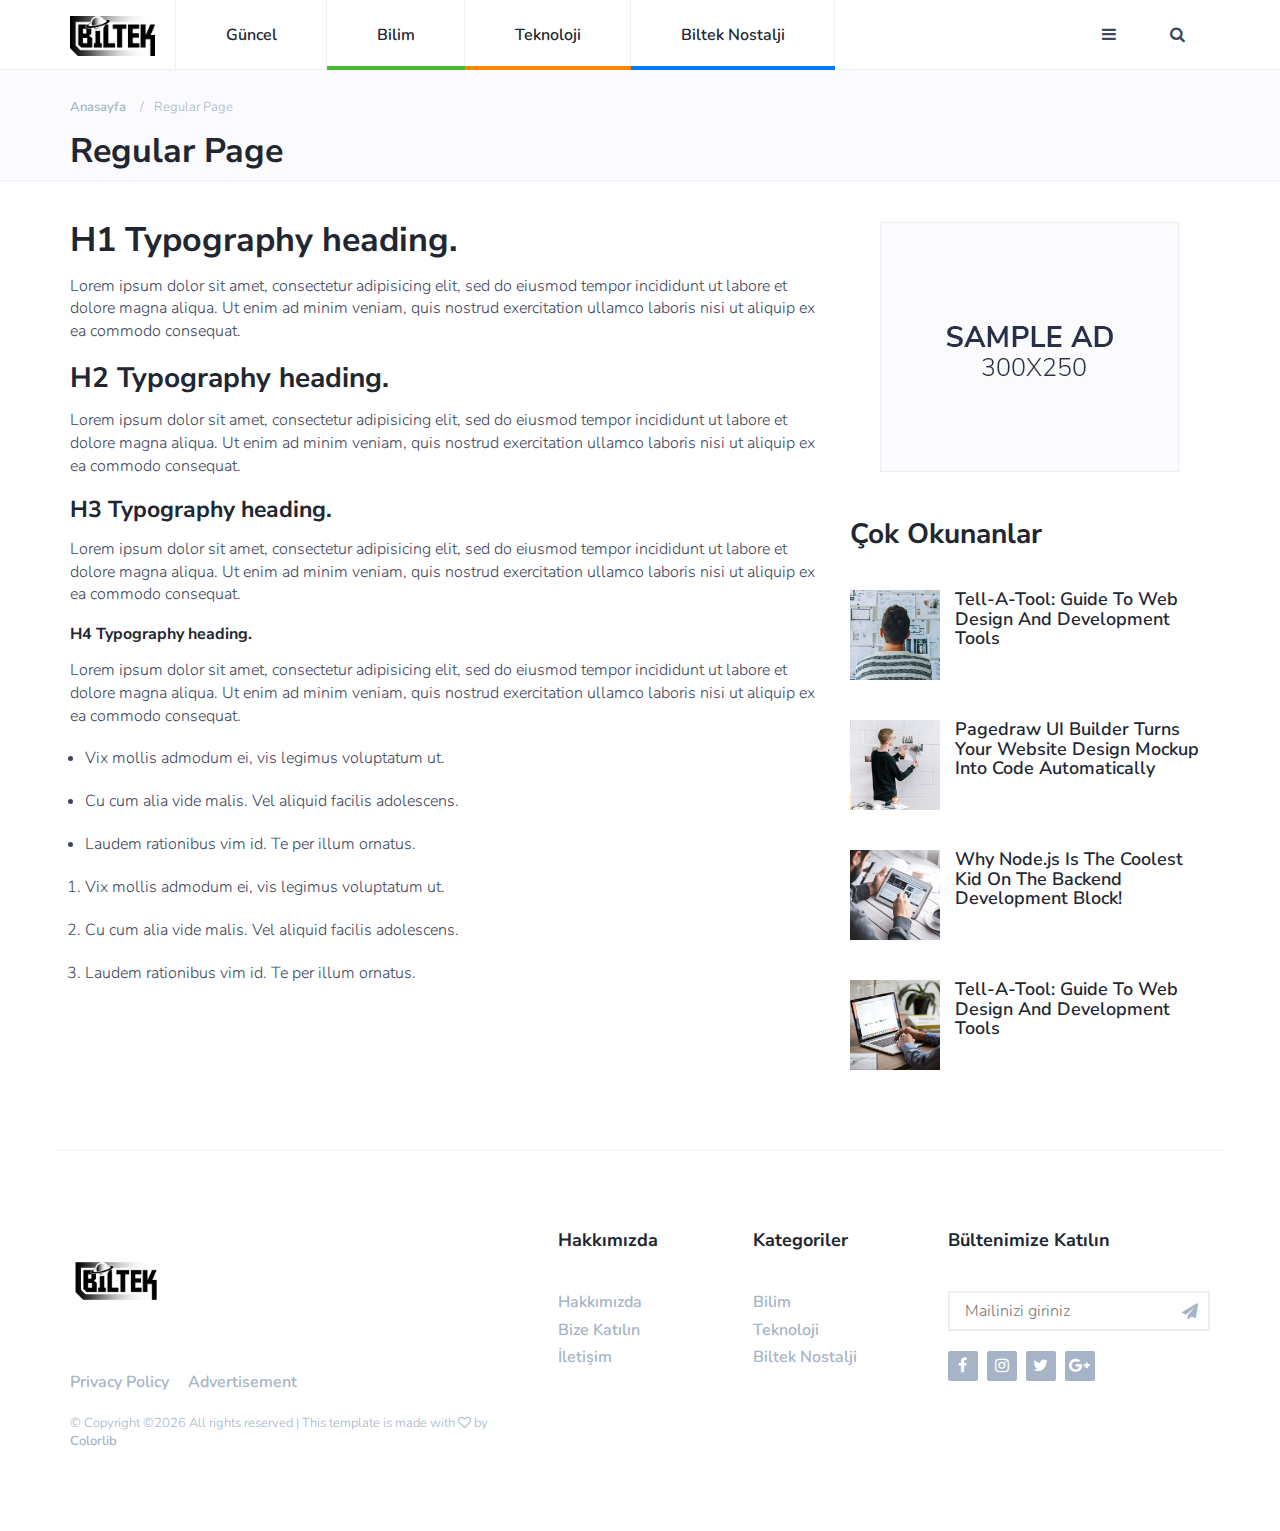
<file: biltek/blank.html>
<!DOCTYPE html>
<html lang="en">
	<head>
		<meta charset="utf-8">
		<meta http-equiv="X-UA-Compatible" content="IE=edge">
		<meta name="viewport" content="width=device-width, initial-scale=1">
		 <!-- The above 3 meta tags *must* come first in the head; any other head content must come *after* these tags -->

		<title>Biltek</title>
		<link rel="icon" href="./img/ikon_prp.png">

		<!-- Google font -->
		<link href="https://fonts.googleapis.com/css?family=Nunito+Sans:700%7CNunito:300,600" rel="stylesheet">

		<!-- Bootstrap -->
		<link type="text/css" rel="stylesheet" href="css/bootstrap.min.css"/>

		<!-- Font Awesome Icon -->
		<link rel="stylesheet" href="css/font-awesome.min.css">

		<!-- Custom stlylesheet -->
		<link type="text/css" rel="stylesheet" href="css/style.css"/>

		<!-- HTML5 shim and Respond.js for IE8 support of HTML5 elements and media queries -->
		<!-- WARNING: Respond.js doesn't work if you view the page via file:// -->
		<!--[if lt IE 9]>
		  <script src="https://oss.maxcdn.com/html5shiv/3.7.3/html5shiv.min.js"></script>
		  <script src="https://oss.maxcdn.com/respond/1.4.2/respond.min.js"></script>
		<![endif]-->

    </head>
	<body>

		<!-- Header -->
		<header id="header">
			<!-- Nav -->
			<div id="nav">
				<!-- Main Nav -->
				<div id="nav-fixed">
					<div class="container">
						<!-- logo -->
						<div class="nav-logo">
							<a href="index.html" class="logo"><img style="width: 85px; height: 40px;" src="./img/siyah2.png" alt=""></a>
						</div>
						<!-- /logo -->

						<!-- nav -->
						<ul class="nav-menu nav navbar-nav">
							<li><a href="category.html">Güncel</a></li>
							<li class="cat-1"><a href="bilim.html">Bilim</a></li>
							<li class="cat-2"><a href="teknoloji.html">Teknoloji</a></li>
							<li class="cat-3"><a href="biltek-nostalji.html">Biltek Nostalji</a></li>
						</ul>
						<!-- /nav -->

						<!-- search & aside toggle -->
						<div class="nav-btns">
							<button class="aside-btn"><i class="fa fa-bars"></i></button>
							<button class="search-btn"><i class="fa fa-search"></i></button>
							<div class="search-form">
								<input class="search-input" type="text" name="search" placeholder="Aramak istediğinizi giriniz...">
								<button class="search-close"><i class="fa fa-times"></i></button>
							</div>
						</div>
						<!-- /search & aside toggle -->
					</div>
				</div>
				<!-- /Main Nav -->

				<!-- Aside Nav -->
				<div id="nav-aside">
					<!-- nav -->
					<div class="section-row">
						<ul class="nav-aside-menu">
							<li><a href="index.html">Anasayfa</a></li>
							<li><a href="about.html">Hakkımızda</a></li>
							<li><a href="#">Bize Katılın</a></li>
							<li><a href="contact.html">İletişim</a></li>
						</ul>
					</div>
					<!-- /nav -->

					<!-- widget posts -->
					<div class="section-row">
						<h3>Son Gönderiler</h3>
						<div class="post post-widget">
							<a class="post-img" href="blog-post.html"><img src="./img/widget-2.jpg" alt=""></a>
							<div class="post-body">
								<h3 class="post-title"><a href="blog-post.html">Pagedraw UI Builder Turns Your Website Design Mockup Into Code Automatically</a></h3>
							</div>
						</div>

						<div class="post post-widget">
							<a class="post-img" href="blog-post.html"><img src="./img/widget-3.jpg" alt=""></a>
							<div class="post-body">
								<h3 class="post-title"><a href="blog-post.html">Why Node.js Is The Coolest Kid On The Backend Development Block!</a></h3>
							</div>
						</div>

						<div class="post post-widget">
							<a class="post-img" href="blog-post.html"><img src="./img/widget-4.jpg" alt=""></a>
							<div class="post-body">
								<h3 class="post-title"><a href="blog-post.html">Tell-A-Tool: Guide To Web Design And Development Tools</a></h3>
							</div>
						</div>
					</div>
					<!-- /widget posts -->

					<!-- social links -->
					<div class="section-row">
						<h3>Bizi Takip Edin</h3>
						<ul class="nav-aside-social">
							<li><a href="https://www.facebook.com/biltekblog"><i class="fa fa-facebook"></i></a></li>
							<li><a href="#"><i class="fa fa-instagram"></i></a></li>
							<li><a href="#"><i class="fa fa-twitter"></i></a></li>
							<li><a href="#"><i class="fa fa-google-plus"></i></a></li>
							<body id="body">
								<input type="button" class="changeBg" onclick="reset();" value="Day" />
    						<input type="button" class="changeBg" onclick="night();" value="Night" />
							</body>
						</ul>
					</div>
					<!-- /social links -->

					<!-- aside nav close -->
					<button class="nav-aside-close"><i class="fa fa-times"></i></button>
					<!-- /aside nav close -->
				</div>
				<!-- Aside Nav -->
			</div>
			<!-- /Nav -->

			<!-- Page Header -->
			<div class="page-header">
				<div class="container">
					<div class="row">
						<div class="col-md-10">
							<ul class="page-header-breadcrumb">
								<li><a href="index.html">Anasayfa</a></li>
								<li>Regular page</li>
							</ul>
							<h1>Regular page</h1>
						</div>
					</div>
				</div>
			</div>
			<!-- /Page Header -->
		</header>
		<!-- /Header -->

		<!-- section -->
		<div class="section">
			<!-- container -->
			<div class="container">
				<!-- row -->
				<div class="row">
					<div class="col-md-8">
						<h1>H1 Typography heading.</h1>
						<p>Lorem ipsum dolor sit amet, consectetur adipisicing elit, sed do eiusmod tempor incididunt ut labore et dolore magna aliqua. Ut enim ad minim veniam, quis nostrud exercitation ullamco laboris nisi ut aliquip ex ea commodo consequat.</p>

						<h2>H2 Typography heading.</h2>
						<p>Lorem ipsum dolor sit amet, consectetur adipisicing elit, sed do eiusmod tempor incididunt ut labore et dolore magna aliqua. Ut enim ad minim veniam, quis nostrud exercitation ullamco laboris nisi ut aliquip ex ea commodo consequat.</p>

						<h3>H3 Typography heading.</h3>
						<p>Lorem ipsum dolor sit amet, consectetur adipisicing elit, sed do eiusmod tempor incididunt ut labore et dolore magna aliqua. Ut enim ad minim veniam, quis nostrud exercitation ullamco laboris nisi ut aliquip ex ea commodo consequat.</p>

						<h4>H4 Typography heading.</h4>
						<p>Lorem ipsum dolor sit amet, consectetur adipisicing elit, sed do eiusmod tempor incididunt ut labore et dolore magna aliqua. Ut enim ad minim veniam, quis nostrud exercitation ullamco laboris nisi ut aliquip ex ea commodo consequat.</p>

						<ul class="list-style">
							<li><p>Vix mollis admodum ei, vis legimus voluptatum ut.</p></li>
							<li><p>Cu cum alia vide malis. Vel aliquid facilis adolescens.</p></li>
							<li><p>Laudem rationibus vim id. Te per illum ornatus.</p></li>
						</ul>

						<ol class="list-style">
							<li><p>Vix mollis admodum ei, vis legimus voluptatum ut.</p></li>
							<li><p>Cu cum alia vide malis. Vel aliquid facilis adolescens.</p></li>
							<li><p>Laudem rationibus vim id. Te per illum ornatus.</p></li>
						</ol>
					</div>
					<!-- aside -->
					<div class="col-md-4">
						<!-- ad -->
						<div class="aside-widget text-center">
							<a href="#" style="display: inline-block;margin: auto;">
								<img class="img-responsive" src="./img/ad-1.jpg" alt="">
							</a>
						</div>
						<!-- /ad -->

						<!-- post widget -->
						<div class="aside-widget">
							<div class="section-title">
								<h2>Çok Okunanlar</h2>
							</div>

							<div class="post post-widget">
								<a class="post-img" href="blog-post.html"><img src="./img/widget-1.jpg" alt=""></a>
								<div class="post-body">
									<h3 class="post-title"><a href="blog-post.html">Tell-A-Tool: Guide To Web Design And Development Tools</a></h3>
								</div>
							</div>

							<div class="post post-widget">
								<a class="post-img" href="blog-post.html"><img src="./img/widget-2.jpg" alt=""></a>
								<div class="post-body">
									<h3 class="post-title"><a href="blog-post.html">Pagedraw UI Builder Turns Your Website Design Mockup Into Code Automatically</a></h3>
								</div>
							</div>

							<div class="post post-widget">
								<a class="post-img" href="blog-post.html"><img src="./img/widget-3.jpg" alt=""></a>
								<div class="post-body">
									<h3 class="post-title"><a href="blog-post.html">Why Node.js Is The Coolest Kid On The Backend Development Block!</a></h3>
								</div>
							</div>

							<div class="post post-widget">
								<a class="post-img" href="blog-post.html"><img src="./img/widget-4.jpg" alt=""></a>
								<div class="post-body">
									<h3 class="post-title"><a href="blog-post.html">Tell-A-Tool: Guide To Web Design And Development Tools</a></h3>
								</div>
							</div>
						</div>
						<!-- /post widget -->
					</div>
					<!-- /aside -->
				</div>
				<!-- /row -->
			</div>
			<!-- /container -->
		</div>
		<!-- /section -->

		<!-- Footer -->
		<footer id="footer">
			<!-- container -->
			<div class="container">
				<!-- row -->
				<div class="row">
					<div class="col-md-5">
						<div class="footer-widget">
							<div class="footer-logo">
								<a href="index.html" class="logo"><img src="./img/siyah.png" alt="" width="100" height="100"></a>
							</div>
							<ul class="footer-nav">
								<li><a href="#">Privacy Policy</a></li>
								<li><a href="#">Advertisement</a></li>
							</ul>
							<div class="footer-copyright">
								<span>&copy; <!-- Link back to Colorlib can't be removed. Template is licensed under CC BY 3.0. -->
Copyright &copy;<script>document.write(new Date().getFullYear());</script> All rights reserved | This template is made with <i class="fa fa-heart-o" aria-hidden="true"></i> by <a href="https://colorlib.com" target="_blank">Colorlib</a>
<!-- Link back to Colorlib can't be removed. Template is licensed under CC BY 3.0. --></span>
							</div>
						</div>
					</div>

					<div class="col-md-4">
						<div class="row">
							<div class="col-md-6">
								<div class="footer-widget">
									<h3 class="footer-title">Hakkımızda</h3>
									<ul class="footer-links">
										<li><a href="about.html">Hakkımızda</a></li>
										<li><a href="#">Bize Katılın</a></li>
										<li><a href="contact.html">İletişim</a></li>
									</ul>
								</div>
							</div>
							<div class="col-md-6">
								<div class="footer-widget">
									<h3 class="footer-title">Kategoriler</h3>
									<ul class="footer-links">
										<li><a href="bilim.html">Bilim</a></li>
										<li><a href="teknoloji.html">Teknoloji</a></li>
										<li><a href="biltek-nostalji.html">Biltek Nostalji</a></li>
									</ul>
								</div>
							</div>
						</div>
					</div>

					<div class="col-md-3">
						<div class="footer-widget">
							<h3 class="footer-title">Bültenimize Katılın</h3>
							<div class="footer-newsletter">
								<form>
									<input class="input" type="email" name="newsletter" placeholder="Mailinizi giriniz">
									<button class="newsletter-btn"><i class="fa fa-paper-plane"></i></button>
								</form>
							</div>
							<ul class="footer-social">
								<li><a href="https://www.facebook.com/biltekblog"><i class="fa fa-facebook"></i></a></li>
								<li><a href="https://www.instagram.com/biltekblog"><i class="fa fa-instagram"></i></a></li>
								<li><a href="#"><i class="fa fa-twitter"></i></a></li>
								<li><a href="#"><i class="fa fa-google-plus"></i></a></li>
							</ul>
						</div>
					</div>

				</div>
				<!-- /row -->
			</div>
			<!-- /container -->
		</footer>
		<!-- /Footer -->

		<!-- jQuery Plugins -->
		<script src="js/jquery.min.js"></script>
		<script src="js/bootstrap.min.js"></script>
		<script src="js/main.js"></script>
 		<script src="js/nightmode.js"></script>
	</body>
</html>
</file>
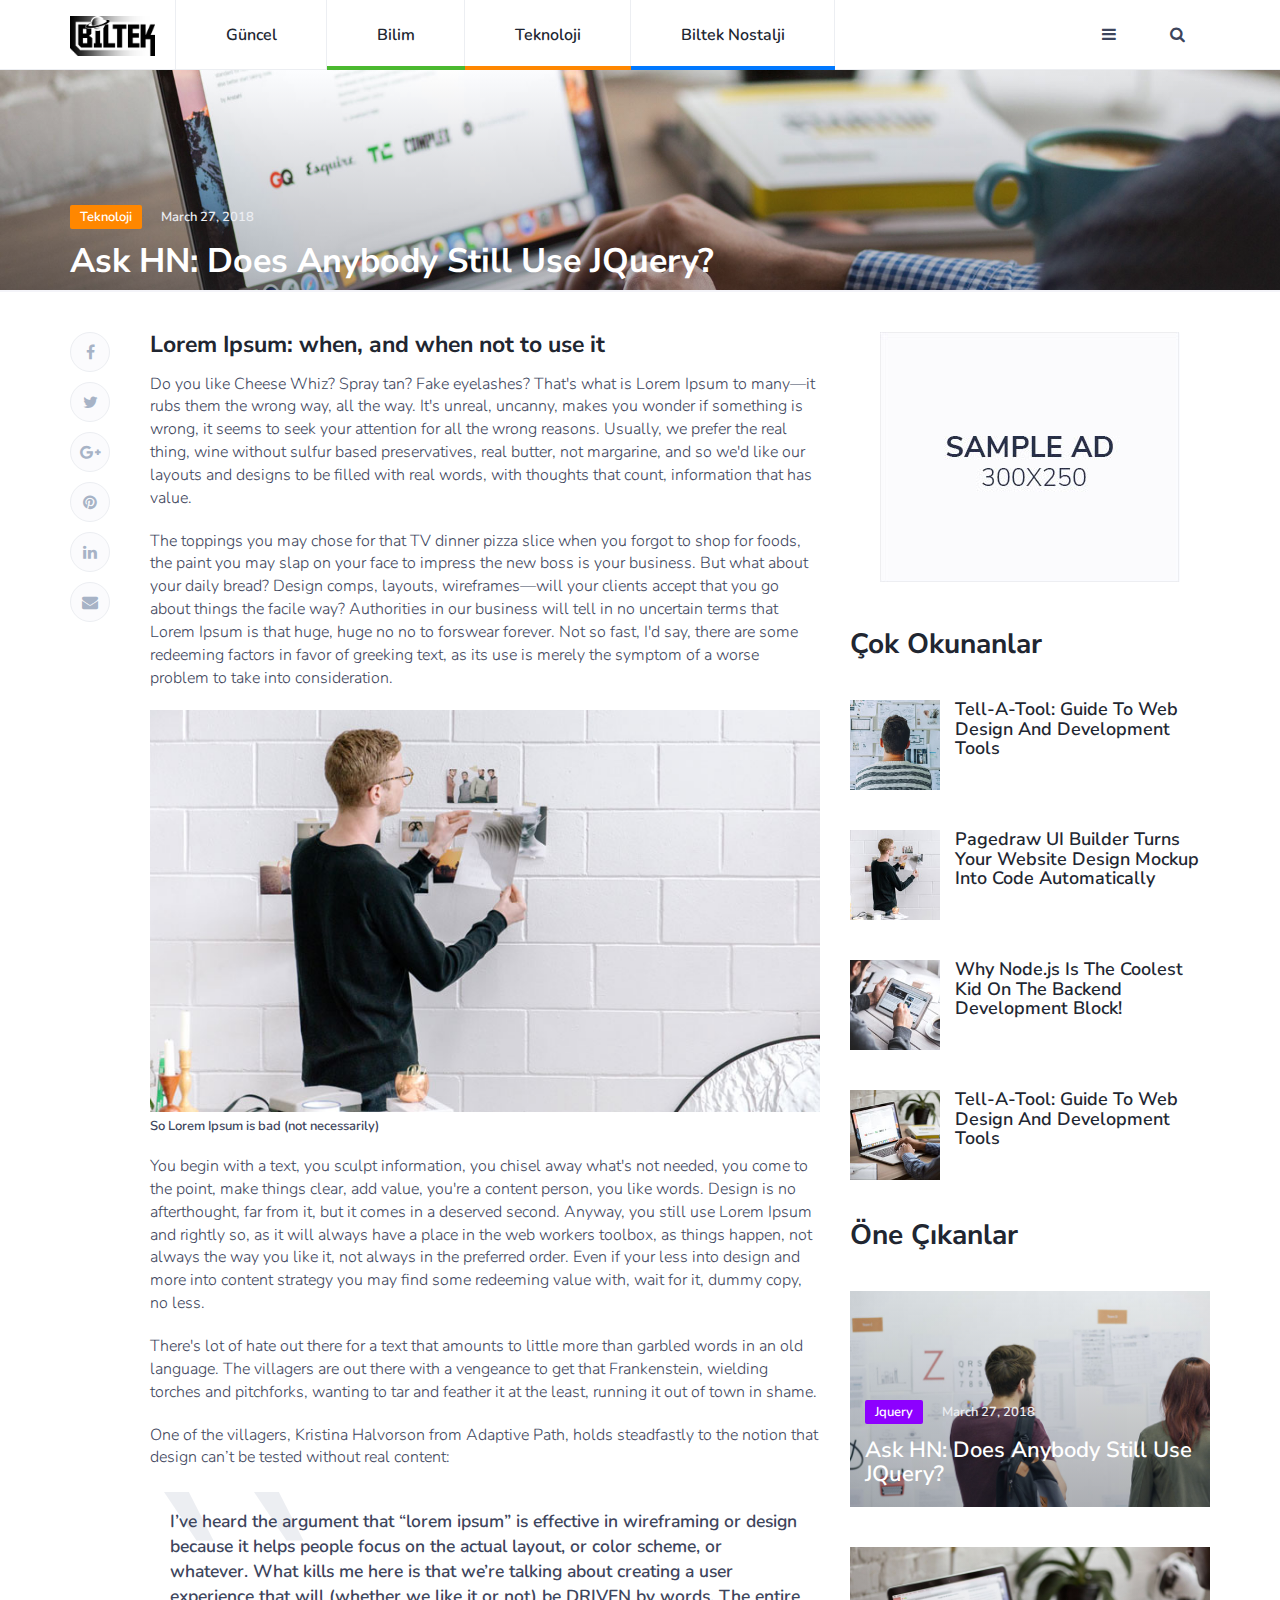
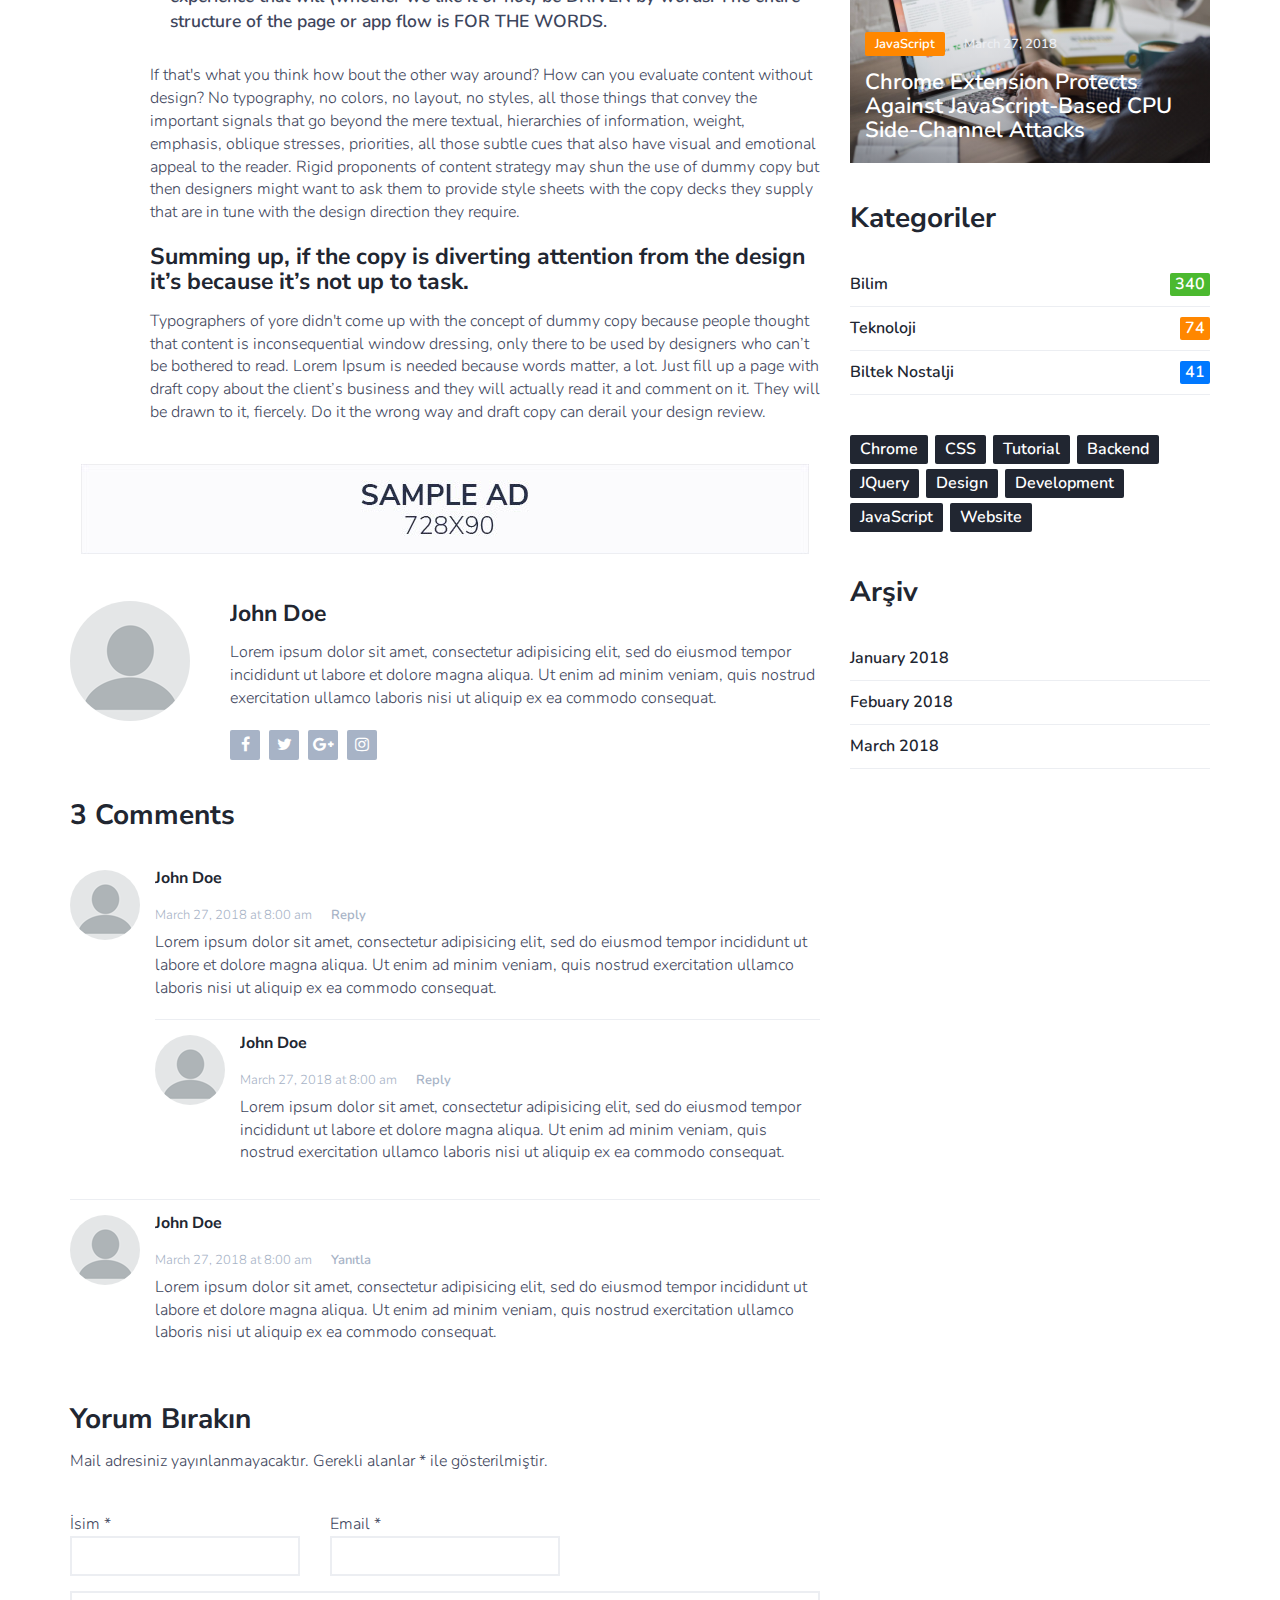
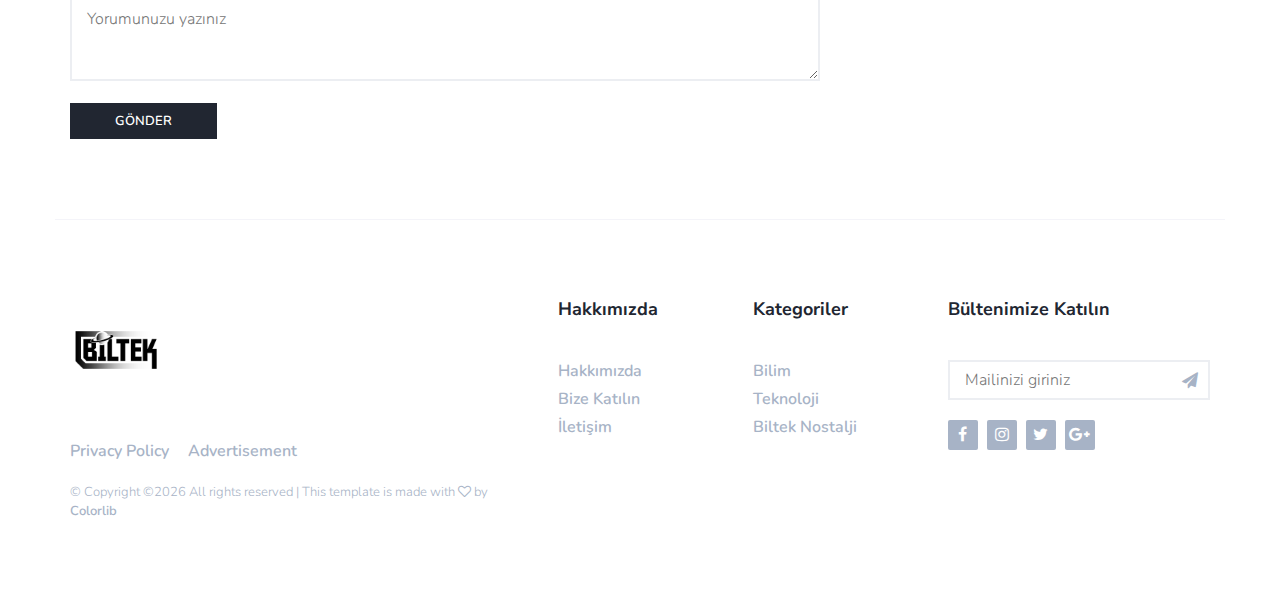
<file: biltek/blog-post.html>
<!DOCTYPE html>
<html lang="en">
	<head>
		<meta charset="utf-8">
		<meta http-equiv="X-UA-Compatible" content="IE=edge">
		<meta name="viewport" content="width=device-width, initial-scale=1">
		 <!-- The above 3 meta tags *must* come first in the head; any other head content must come *after* these tags -->

		<title>Biltek Post Template</title>
		<link rel="icon" href="./img/ikon_prp.png">

		<!-- Google font -->
		<link href="https://fonts.googleapis.com/css?family=Nunito+Sans:700%7CNunito:300,600" rel="stylesheet">

		<!-- Bootstrap -->
		<link type="text/css" rel="stylesheet" href="css/bootstrap.min.css"/>

		<!-- Font Awesome Icon -->
		<link rel="stylesheet" href="css/font-awesome.min.css">

		<!-- Custom stlylesheet -->
		<link type="text/css" rel="stylesheet" href="css/style.css"/>

		<!-- HTML5 shim and Respond.js for IE8 support of HTML5 elements and media queries -->
		<!-- WARNING: Respond.js doesn't work if you view the page via file:// -->
		<!--[if lt IE 9]>
		  <script src="https://oss.maxcdn.com/html5shiv/3.7.3/html5shiv.min.js"></script>
		  <script src="https://oss.maxcdn.com/respond/1.4.2/respond.min.js"></script>
		<![endif]-->

    </head>
	<body>
		<progress value="0" id="progressBar">
  		<div class="progress-container">
    		<span class="progress-bar"></span>
  		</div>
		</progress>
		<!-- Header -->
		<header id="header">
			<!-- Nav -->
			<div id="nav">
				<!-- Main Nav -->
				<div id="nav-fixed">
					<div class="container">
						<!-- logo -->
						<div class="nav-logo">
							<a href="index.html" class="logo"><img style="width: 85px; height: 40px;" src="./img/siyah2.png" alt=""></a>
						</div>
						<!-- /logo -->

						<!-- nav -->
						<ul class="nav-menu nav navbar-nav">
							<li><a href="category.html">Güncel</a></li>
							<li class="cat-1"><a href="bilim.html">Bilim</a></li>
							<li class="cat-2"><a href="teknoloji.html">Teknoloji</a></li>
							<li class="cat-3"><a href="biltek-nostalji.html">Biltek Nostalji</a></li>
						</ul>
						<!-- /nav -->

						<!-- search & aside toggle -->
						<div class="nav-btns">
							<button class="aside-btn"><i class="fa fa-bars"></i></button>
							<button class="search-btn"><i class="fa fa-search"></i></button>
							<div class="search-form">
								<input class="search-input" type="text" name="search" placeholder="Aramak istediğinizi giriniz...">
								<button class="search-close"><i class="fa fa-times"></i></button>
							</div>
						</div>
						<!-- /search & aside toggle -->
					</div>
				</div>
				<!-- /Main Nav -->

				<!-- Aside Nav -->
				<div id="nav-aside">
					<!-- nav -->
					<div class="section-row">
						<ul class="nav-aside-menu">
							<li><a href="index.html">Anasayfa</li>
							<li><a href="about.html">Hakkımızda</a></li>
							<li><a href="#">Bize Katılın</a></li>
							<li><a href="contact.html">İletişim</a></li>
						</ul>
					</div>
					<!-- /nav -->

					<!-- widget posts -->
					<div class="section-row">
						<h3>Son Gönderiler</h3>
						<div class="post post-widget">
							<a class="post-img" href="blog-post.html"><img src="./img/widget-2.jpg" alt=""></a>
							<div class="post-body">
								<h3 class="post-title"><a href="blog-post.html">Pagedraw UI Builder Turns Your Website Design Mockup Into Code Automatically</a></h3>
							</div>
						</div>

						<div class="post post-widget">
							<a class="post-img" href="blog-post.html"><img src="./img/widget-3.jpg" alt=""></a>
							<div class="post-body">
								<h3 class="post-title"><a href="blog-post.html">Why Node.js Is The Coolest Kid On The Backend Development Block!</a></h3>
							</div>
						</div>

						<div class="post post-widget">
							<a class="post-img" href="blog-post.html"><img src="./img/widget-4.jpg" alt=""></a>
							<div class="post-body">
								<h3 class="post-title"><a href="blog-post.html">Tell-A-Tool: Guide To Web Design And Development Tools</a></h3>
							</div>
						</div>
					</div>
					<!-- /widget posts -->

					<!-- social links -->
					<div class="section-row">
						<h3>Bizi Takip Edin</h3>
						<ul class="nav-aside-social">
							<li><a href="https://www.facebook.com/biltekblog"><i class="fa fa-facebook"></i></a></li>
							<li><a href="https://www.instagram.com/biltekblog"><i class="fa fa-instagram"></i></a></li>
							<li><a href="#"><i class="fa fa-twitter"></i></a></li>
							<li><a href="#"><i class="fa fa-google-plus"></i></a></li>
							<body id="body">
								<input type="button" class="changeBg" onclick="reset();" value="Day" />
    						<input type="button" class="changeBg" onclick="night();" value="Night" />
							</body>
						</ul>
					</div>
					<!-- /social links -->

					<!-- aside nav close -->
					<button class="nav-aside-close"><i class="fa fa-times"></i></button>
					<!-- /aside nav close -->
				</div>
				<!-- Aside Nav -->
			</div>
			<!-- /Nav -->

			<!-- Page Header -->
			<div id="post-header" class="page-header">
				<div class="background-img" style="background-image: url('./img/post-page.jpg');"></div>
				<div class="container">
					<div class="row">
						<div class="col-md-10">
							<div class="post-meta">
								<a class="post-category cat-2" href="category.html">Teknoloji</a>
								<span class="post-date">March 27, 2018</span>
							</div>
							<h1>Ask HN: Does Anybody Still Use JQuery?</h1>
						</div>
					</div>
				</div>
			</div>
			<!-- /Page Header -->
		</header>
		<!-- /Header -->

		<!-- section -->
		<div class="section">
			<!-- container -->
			<div class="container">
				<!-- row -->
				<div class="row">
					<!-- Post content -->
					<div class="col-md-8">
						<div class="section-row sticky-container">
							<div class="main-post">
								<h3>Lorem Ipsum: when, and when not to use it</h3>
								<p>Do you like Cheese Whiz? Spray tan? Fake eyelashes? That's what is Lorem Ipsum to many—it rubs them the wrong way, all the way. It's unreal, uncanny, makes you wonder if something is wrong, it seems to seek your attention for all the wrong reasons. Usually, we prefer the real thing, wine without sulfur based preservatives, real butter, not margarine, and so we'd like our layouts and designs to be filled with real words, with thoughts that count, information that has value. </p>
								<p>The toppings you may chose for that TV dinner pizza slice when you forgot to shop for foods, the paint you may slap on your face to impress the new boss is your business. But what about your daily bread? Design comps, layouts, wireframes—will your clients accept that you go about things the facile way? Authorities in our business will tell in no uncertain terms that Lorem Ipsum is that huge, huge no no to forswear forever. Not so fast, I'd say, there are some redeeming factors in favor of greeking text, as its use is merely the symptom of a worse problem to take into consideration.</p>
								<figure class="figure-img">
									<img class="img-responsive" src="./img/post-4.jpg" alt="">
									<figcaption>So Lorem Ipsum is bad (not necessarily)</figcaption>
								</figure>
								<p>You begin with a text, you sculpt information, you chisel away what's not needed, you come to the point, make things clear, add value, you're a content person, you like words. Design is no afterthought, far from it, but it comes in a deserved second. Anyway, you still use Lorem Ipsum and rightly so, as it will always have a place in the web workers toolbox, as things happen, not always the way you like it, not always in the preferred order. Even if your less into design and more into content strategy you may find some redeeming value with, wait for it, dummy copy, no less.</p>
								<p>There's lot of hate out there for a text that amounts to little more than garbled words in an old language. The villagers are out there with a vengeance to get that Frankenstein, wielding torches and pitchforks, wanting to tar and feather it at the least, running it out of town in shame.</p>
								<p>One of the villagers, Kristina Halvorson from Adaptive Path, holds steadfastly to the notion that design can’t be tested without real content:</p>
								<blockquote class="blockquote">
									I’ve heard the argument that “lorem ipsum” is effective in wireframing or design because it helps people focus on the actual layout, or color scheme, or whatever. What kills me here is that we’re talking about creating a user experience that will (whether we like it or not) be DRIVEN by words. The entire structure of the page or app flow is FOR THE WORDS.
								</blockquote>
								<p>If that's what you think how bout the other way around? How can you evaluate content without design? No typography, no colors, no layout, no styles, all those things that convey the important signals that go beyond the mere textual, hierarchies of information, weight, emphasis, oblique stresses, priorities, all those subtle cues that also have visual and emotional appeal to the reader. Rigid proponents of content strategy may shun the use of dummy copy but then designers might want to ask them to provide style sheets with the copy decks they supply that are in tune with the design direction they require.</p>
								<h3>Summing up, if the copy is diverting attention from the design it’s because it’s not up to task.</h3>
								<p>Typographers of yore didn't come up with the concept of dummy copy because people thought that content is inconsequential window dressing, only there to be used by designers who can’t be bothered to read. Lorem Ipsum is needed because words matter, a lot. Just fill up a page with draft copy about the client’s business and they will actually read it and comment on it. They will be drawn to it, fiercely. Do it the wrong way and draft copy can derail your design review.</p>
							</div>
							<div class="post-shares sticky-shares">
								<a href="#" class="share-facebook"><i class="fa fa-facebook"></i></a>
								<a href="#" class="share-twitter"><i class="fa fa-twitter"></i></a>
								<a href="#" class="share-google-plus"><i class="fa fa-google-plus"></i></a>
								<a href="#" class="share-pinterest"><i class="fa fa-pinterest"></i></a>
								<a href="#" class="share-linkedin"><i class="fa fa-linkedin"></i></a>
								<a href="#"><i class="fa fa-envelope"></i></a>
							</div>
						</div>

						<!-- ad -->
						<div class="section-row text-center">
							<a href="#" style="display: inline-block;margin: auto;">
								<img class="img-responsive" src="./img/ad-2.jpg" alt="">
							</a>
						</div>
						<!-- ad -->

						<!-- author -->
						<div class="section-row">
							<div class="post-author">
								<div class="media">
									<div class="media-left">
										<img class="media-object" src="./img/author.png" alt="">
									</div>
									<div class="media-body">
										<div class="media-heading">
											<h3>John Doe</h3>
										</div>
										<p>Lorem ipsum dolor sit amet, consectetur adipisicing elit, sed do eiusmod tempor incididunt ut labore et dolore magna aliqua. Ut enim ad minim veniam, quis nostrud exercitation ullamco laboris nisi ut aliquip ex ea commodo consequat.</p>
										<ul class="author-social">
											<li><a href="#"><i class="fa fa-facebook"></i></a></li>
											<li><a href="#"><i class="fa fa-twitter"></i></a></li>
											<li><a href="#"><i class="fa fa-google-plus"></i></a></li>
											<li><a href="#"><i class="fa fa-instagram"></i></a></li>
										</ul>
									</div>
								</div>
							</div>
						</div>
						<!-- /author -->

						<!-- comments -->
						<div class="section-row">
							<div class="section-title">
								<h2>3 Comments</h2>
							</div>

							<div class="post-comments">
								<!-- comment -->
								<div class="media">
									<div class="media-left">
										<img class="media-object" src="./img/avatar.png" alt="">
									</div>
									<div class="media-body">
										<div class="media-heading">
											<h4>John Doe</h4>
											<span class="time">March 27, 2018 at 8:00 am</span>
											<a href="#" class="reply">Reply</a>
										</div>
										<p>Lorem ipsum dolor sit amet, consectetur adipisicing elit, sed do eiusmod tempor incididunt ut labore et dolore magna aliqua. Ut enim ad minim veniam, quis nostrud exercitation ullamco laboris nisi ut aliquip ex ea commodo consequat.</p>

										<!-- comment -->
										<div class="media">
											<div class="media-left">
												<img class="media-object" src="./img/avatar.png" alt="">
											</div>
											<div class="media-body">
												<div class="media-heading">
													<h4>John Doe</h4>
													<span class="time">March 27, 2018 at 8:00 am</span>
													<a href="#" class="reply">Reply</a>
												</div>
												<p>Lorem ipsum dolor sit amet, consectetur adipisicing elit, sed do eiusmod tempor incididunt ut labore et dolore magna aliqua. Ut enim ad minim veniam, quis nostrud exercitation ullamco laboris nisi ut aliquip ex ea commodo consequat.</p>
											</div>
										</div>
										<!-- /comment -->
									</div>
								</div>
								<!-- /comment -->

								<!-- comment -->
								<div class="media">
									<div class="media-left">
										<img class="media-object" src="./img/avatar.png" alt="">
									</div>
									<div class="media-body">
										<div class="media-heading">
											<h4>John Doe</h4>
											<span class="time">March 27, 2018 at 8:00 am</span>
											<a href="#" class="reply">Yanıtla</a>
										</div>
										<p>Lorem ipsum dolor sit amet, consectetur adipisicing elit, sed do eiusmod tempor incididunt ut labore et dolore magna aliqua. Ut enim ad minim veniam, quis nostrud exercitation ullamco laboris nisi ut aliquip ex ea commodo consequat.</p>
									</div>
								</div>
								<!-- /comment -->
							</div>
						</div>
						<!-- /comments -->

						<!-- reply -->
						<div class="section-row">
							<div class="section-title">
								<h2>Yorum Bırakın</h2>
								<p>Mail adresiniz yayınlanmayacaktır. Gerekli alanlar * ile gösterilmiştir.</p>
							</div>
							<form class="post-reply">
								<div class="row">
									<div class="col-md-4">
										<div class="form-group">
											<span>İsim *</span>
											<input class="input" type="text" name="name">
										</div>
									</div>
									<div class="col-md-4">
										<div class="form-group">
											<span>Email *</span>
											<input class="input" type="email" name="email">
										</div>
									</div>
									<div class="col-md-12">
										<div class="form-group">
											<textarea class="input" name="message" placeholder="Yorumunuzu yazınız"></textarea>
										</div>
										<button class="primary-button">Gönder</button>
									</div>
								</div>
							</form>
						</div>
						<!-- /reply -->
					</div>
					
					<!-- /Post content -->

					<!-- aside -->
					<div class="col-md-4">
						<!-- ad -->
						<div class="aside-widget text-center">
							<a href="#" style="display: inline-block;margin: auto;">
								<img class="img-responsive" src="./img/ad-1.jpg" alt="">
							</a>
						</div>
						<!-- /ad -->

						<!-- post widget -->
						<div class="aside-widget">
							<div class="section-title">
								<h2>Çok Okunanlar</h2>
							</div>

							<div class="post post-widget">
								<a class="post-img" href="blog-post.html"><img src="./img/widget-1.jpg" alt=""></a>
								<div class="post-body">
									<h3 class="post-title"><a href="blog-post.html">Tell-A-Tool: Guide To Web Design And Development Tools</a></h3>
								</div>
							</div>

							<div class="post post-widget">
								<a class="post-img" href="blog-post.html"><img src="./img/widget-2.jpg" alt=""></a>
								<div class="post-body">
									<h3 class="post-title"><a href="blog-post.html">Pagedraw UI Builder Turns Your Website Design Mockup Into Code Automatically</a></h3>
								</div>
							</div>

							<div class="post post-widget">
								<a class="post-img" href="blog-post.html"><img src="./img/widget-3.jpg" alt=""></a>
								<div class="post-body">
									<h3 class="post-title"><a href="blog-post.html">Why Node.js Is The Coolest Kid On The Backend Development Block!</a></h3>
								</div>
							</div>

							<div class="post post-widget">
								<a class="post-img" href="blog-post.html"><img src="./img/widget-4.jpg" alt=""></a>
								<div class="post-body">
									<h3 class="post-title"><a href="blog-post.html">Tell-A-Tool: Guide To Web Design And Development Tools</a></h3>
								</div>
							</div>
						</div>
						<!-- /post widget -->

						<!-- post widget -->
						<div class="aside-widget">
							<div class="section-title">
								<h2>Öne Çıkanlar</h2>
							</div>
							<div class="post post-thumb">
								<a class="post-img" href="blog-post.html"><img src="./img/post-2.jpg" alt=""></a>
								<div class="post-body">
									<div class="post-meta">
										<a class="post-category cat-3" href="#">Jquery</a>
										<span class="post-date">March 27, 2018</span>
									</div>
									<h3 class="post-title"><a href="blog-post.html">Ask HN: Does Anybody Still Use JQuery?</a></h3>
								</div>
							</div>

							<div class="post post-thumb">
								<a class="post-img" href="blog-post.html"><img src="./img/post-1.jpg" alt=""></a>
								<div class="post-body">
									<div class="post-meta">
										<a class="post-category cat-2" href="#">JavaScript</a>
										<span class="post-date">March 27, 2018</span>
									</div>
									<h3 class="post-title"><a href="blog-post.html">Chrome Extension Protects Against JavaScript-Based CPU Side-Channel Attacks</a></h3>
								</div>
							</div>
						</div>
						<!-- /post widget -->

						<!-- catagories -->
						<div class="aside-widget">
							<div class="section-title">
								<h2>Kategoriler</h2>
							</div>
							<div class="category-widget">
								<ul>
									<li><a href="bilim.html" class="cat-1">Bilim<span>340</span></a></li>
									<li><a href="teknoloji.html" class="cat-2">Teknoloji<span>74</span></a></li>
									<li><a href="biltek-nostalji.html" class="cat-3">Biltek Nostalji<span>41</span></a></li>
								</ul>
							</div>
						</div>
						<!-- /catagories -->

						<!-- tags -->
						<div class="aside-widget">
							<div class="tags-widget">
								<ul>
									<li><a href="#">Chrome</a></li>
									<li><a href="#">CSS</a></li>
									<li><a href="#">Tutorial</a></li>
									<li><a href="#">Backend</a></li>
									<li><a href="#">JQuery</a></li>
									<li><a href="#">Design</a></li>
									<li><a href="#">Development</a></li>
									<li><a href="#">JavaScript</a></li>
									<li><a href="#">Website</a></li>
								</ul>
							</div>
						</div>
						<!-- /tags -->

						<!-- archive -->
						<div class="aside-widget">
							<div class="section-title">
								<h2>Arşiv</h2>
							</div>
							<div class="archive-widget">
								<ul>
									<li><a href="#">January 2018</a></li>
									<li><a href="#">Febuary 2018</a></li>
									<li><a href="#">March 2018</a></li>
								</ul>
							</div>
						</div>
						<!-- /archive -->
					</div>
					<!-- /aside -->
				</div>
				<!-- /row -->
			</div>
			<!-- /container -->
		</div>
		<!-- /section -->

		<!-- Footer -->
		<footer id="footer">
			<!-- container -->
			<div class="container">
				<!-- row -->
				<div class="row">
					<div class="col-md-5">
						<div class="footer-widget">
							<div class="footer-logo">
								<a href="index.html" class="logo"><img src="./img/siyah.png" alt="" width="100" height="100"></a>
							</div>
							<ul class="footer-nav">
								<li><a href="#">Privacy Policy</a></li>
								<li><a href="#">Advertisement</a></li>
							</ul>
							<div class="footer-copyright">
								<span>&copy; <!-- Link back to Colorlib can't be removed. Template is licensed under CC BY 3.0. -->
Copyright &copy;<script>document.write(new Date().getFullYear());</script> All rights reserved | This template is made with <i class="fa fa-heart-o" aria-hidden="true"></i> by <a href="https://colorlib.com" target="_blank">Colorlib</a>
<!-- Link back to Colorlib can't be removed. Template is licensed under CC BY 3.0. --></span>
							</div>
						</div>
					</div>

					<div class="col-md-4">
						<div class="row">
							<div class="col-md-6">
								<div class="footer-widget">
									<h3 class="footer-title">Hakkımızda</h3>
									<ul class="footer-links">
										<li><a href="about.html">Hakkımızda</a></li>
										<li><a href="#">Bize Katılın</a></li>
										<li><a href="contact.html">İletişim</a></li>
									</ul>
								</div>
							</div>
							<div class="col-md-6">
								<div class="footer-widget">
									<h3 class="footer-title">Kategoriler</h3>
									<ul class="footer-links">
										<li><a href="bilim.html">Bilim</a></li>
										<li><a href="teknoloji.html">Teknoloji</a></li>
										<li><a href="biltek-nostalji.html">Biltek Nostalji</a></li>
									</ul>
								</div>
							</div>
						</div>
					</div>

					<div class="col-md-3">
						<div class="footer-widget">
							<h3 class="footer-title">Bültenimize Katılın</h3>
							<div class="footer-newsletter">
								<form>
									<input class="input" type="email" name="newsletter" placeholder="Mailinizi giriniz">
									<button class="newsletter-btn"><i class="fa fa-paper-plane"></i></button>
								</form>
							</div>
							<ul class="footer-social">
								<li><a href="https://www.facebook.com/biltekblog"><i class="fa fa-facebook"></i></a></li>
								<li><a href="https://www.instagram.com/biltekblog"><i class="fa fa-instagram"></i></a></li>
								<li><a href="#"><i class="fa fa-twitter"></i></a></li>
								<li><a href="#"><i class="fa fa-google-plus"></i></a></li>
							</ul>
						</div>
					</div>

				</div>
				<!-- /row -->
			</div>
			<!-- /container -->
		</footer>
		<!-- /Footer -->

		<!-- jQuery Plugins -->
		<script src="js/jquery.min.js"></script>
		<script src="js/bootstrap.min.js"></script>
		<script src="js/main.js"></script>
		<script src="js/nightmode.js"></script>
		<script src="js/reading-position-indicator.js"></script>
	</body>
</html>
</file>
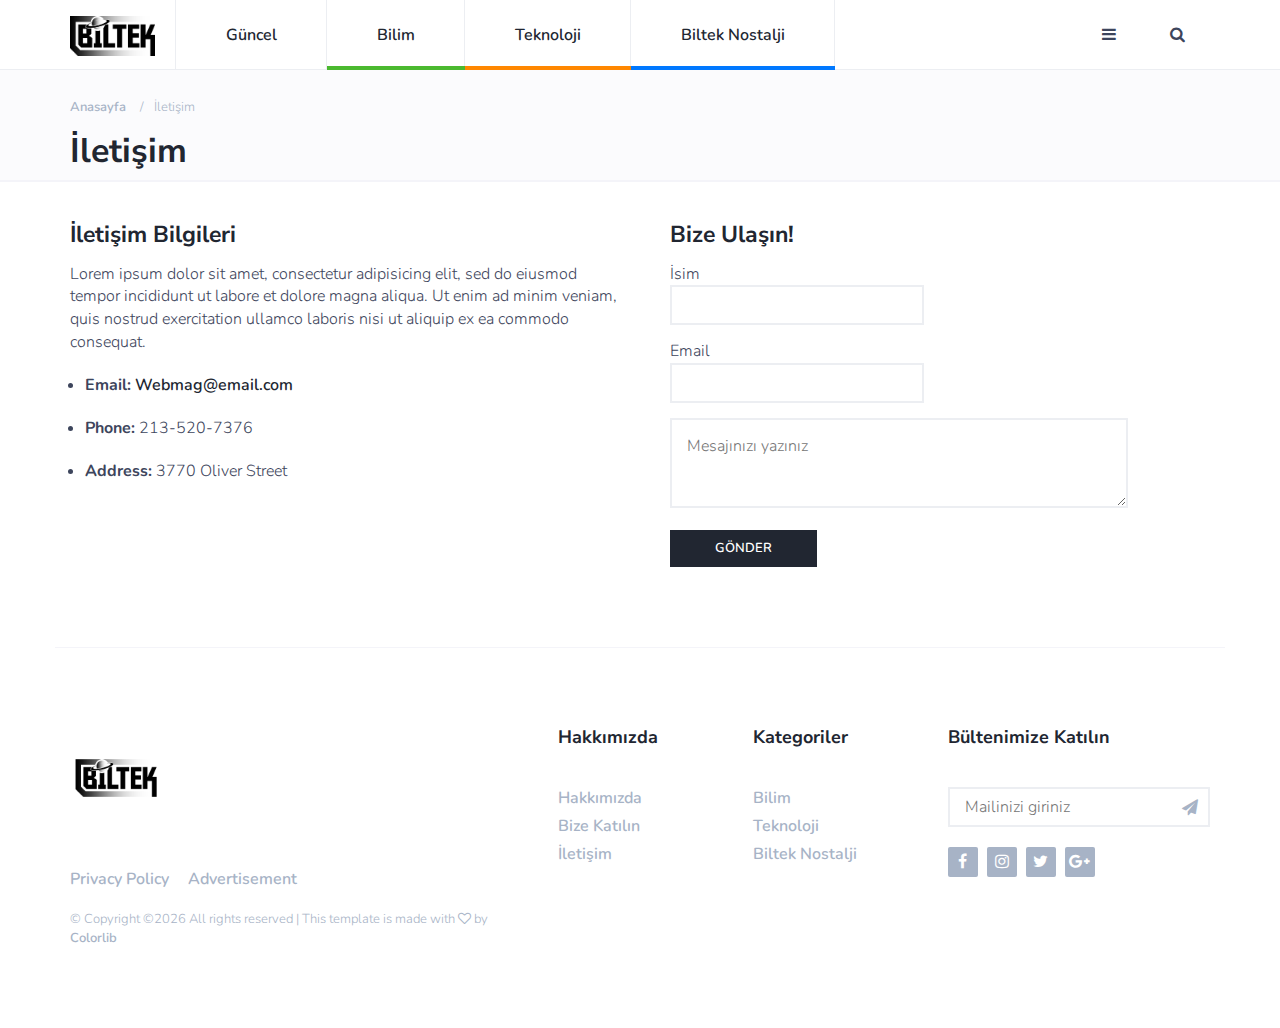
<file: biltek/contact.html>
<!DOCTYPE html>
<html lang="en">
	<head>
		<meta charset="utf-8">
		<meta http-equiv="X-UA-Compatible" content="IE=edge">
		<meta name="viewport" content="width=device-width, initial-scale=1">
		 <!-- The above 3 meta tags *must* come first in the head; any other head content must come *after* these tags -->

		<title>Biltek</title>
		<link rel="icon" href="./img/ikon_prp.png">

		<!-- Google font -->
		<link href="https://fonts.googleapis.com/css?family=Nunito+Sans:700%7CNunito:300,600" rel="stylesheet">

		<!-- Bootstrap -->
		<link type="text/css" rel="stylesheet" href="css/bootstrap.min.css"/>

		<!-- Font Awesome Icon -->
		<link rel="stylesheet" href="css/font-awesome.min.css">

		<!-- Custom stlylesheet -->
		<link type="text/css" rel="stylesheet" href="css/style.css"/>

		<!-- HTML5 shim and Respond.js for IE8 support of HTML5 elements and media queries -->
		<!-- WARNING: Respond.js doesn't work if you view the page via file:// -->
		<!--[if lt IE 9]>
		  <script src="https://oss.maxcdn.com/html5shiv/3.7.3/html5shiv.min.js"></script>
		  <script src="https://oss.maxcdn.com/respond/1.4.2/respond.min.js"></script>
		<![endif]-->

    </head>
	<body>

		<!-- Header -->
		<header id="header">
			<!-- Nav -->
			<div id="nav">
				<!-- Main Nav -->
				<div id="nav-fixed">
					<div class="container">
						<!-- logo -->
						<div class="nav-logo">
							<a href="index.html" class="logo"><img style="width: 85px; height: 40px;" src="./img/siyah2.png" alt=""></a>
						</div>
						<!-- /logo -->

						<!-- nav -->
						<ul class="nav-menu nav navbar-nav">
							<li><a href="category.html">Güncel</a></li>
							<li class="cat-1"><a href="bilim.html">Bilim</a></li>
							<li class="cat-2"><a href="teknoloji.html">Teknoloji</a></li>
							<li class="cat-3"><a href="biltek-nostalji.html">Biltek Nostalji</a></li>
						</ul>
						<!-- /nav -->

						<!-- search & aside toggle -->
						<div class="nav-btns">
							<button class="aside-btn"><i class="fa fa-bars"></i></button>
							<button class="search-btn"><i class="fa fa-search"></i></button>
							<div class="search-form">
								<input class="search-input" type="text" name="search" placeholder="Aramak istediğinizi giriniz...">
								<button class="search-close"><i class="fa fa-times"></i></button>
							</div>
						</div>
						<!-- /search & aside toggle -->
					</div>
				</div>
				<!-- /Main Nav -->

				<!-- Aside Nav -->
				<div id="nav-aside">
					<!-- nav -->
					<div class="section-row">
						<ul class="nav-aside-menu">
							<li><a href="index.html">Anasayfa</a></li>
							<li><a href="about.html">Hakkımızda</a></li>
							<li><a href="#">Bize Katılın</a></li>
							<li><a href="contact.html">İletişim</a></li>
						</ul>
					</div>
					<!-- /nav -->

					<!-- widget posts -->
					<div class="section-row">
						<h3>Son Gönderiler</h3>
						<div class="post post-widget">
							<a class="post-img" href="blog-post.html"><img src="./img/widget-2.jpg" alt=""></a>
							<div class="post-body">
								<h3 class="post-title"><a href="blog-post.html">Pagedraw UI Builder Turns Your Website Design Mockup Into Code Automatically</a></h3>
							</div>
						</div>

						<div class="post post-widget">
							<a class="post-img" href="blog-post.html"><img src="./img/widget-3.jpg" alt=""></a>
							<div class="post-body">
								<h3 class="post-title"><a href="blog-post.html">Why Node.js Is The Coolest Kid On The Backend Development Block!</a></h3>
							</div>
						</div>

						<div class="post post-widget">
							<a class="post-img" href="blog-post.html"><img src="./img/widget-4.jpg" alt=""></a>
							<div class="post-body">
								<h3 class="post-title"><a href="blog-post.html">Tell-A-Tool: Guide To Web Design And Development Tools</a></h3>
							</div>
						</div>
					</div>
					<!-- /widget posts -->

					<!-- social links -->
					<div class="section-row">
						<h3>Bizi Takip Edin</h3>
						<ul class="nav-aside-social">
							<li><a href="https://www.facebook.com/biltekblog"><i class="fa fa-facebook"></i></a></li>
							<li><a href="https://www.instagram.com/biltekblog"><i class="fa fa-instagram"></i></a></li>
							<li><a href="#"><i class="fa fa-twitter"></i></a></li>
							<li><a href="#"><i class="fa fa-google-plus"></i></a></li>
							<body id="body">
								<input type="button" class="changeBg" onclick="reset();" value="Day" />
    						<input type="button" class="changeBg" onclick="night();" value="Night" />
							</body>
						</ul>
					</div>
					<!-- /social links -->

					<!-- aside nav close -->
					<button class="nav-aside-close"><i class="fa fa-times"></i></button>
					<!-- /aside nav close -->
				</div>
				<!-- Aside Nav -->
			</div>
			<!-- /Nav -->

			<!-- Page Header -->
			<div class="page-header">
				<div class="container">
					<div class="row">
						<div class="col-md-10">
							<ul class="page-header-breadcrumb">
								<li><a href="index.html">Anasayfa</a></li>
								<li>İletişim</li>
							</ul>
							<h1>İletişim</h1>
						</div>
					</div>
				</div>
			</div>
			<!-- /Page Header -->
		</header>
		<!-- /Header -->

		<!-- section -->
		<div class="section">
			<!-- container -->
			<div class="container">
				<!-- row -->
				<div class="row">
					<div class="col-md-6">
						<div class="section-row">
							<h3>İletişim Bilgileri</h3>
							<p>Lorem ipsum dolor sit amet, consectetur adipisicing elit, sed do eiusmod tempor incididunt ut labore et dolore magna aliqua. Ut enim ad minim veniam, quis nostrud exercitation ullamco laboris nisi ut aliquip ex ea commodo consequat.</p>
							<ul class="list-style">
								<li><p><strong>Email:</strong> <a href="#">Webmag@email.com</a></p></li>
								<li><p><strong>Phone:</strong> 213-520-7376</p></li>
								<li><p><strong>Address:</strong> 3770 Oliver Street</p></li>
							</ul>
						</div>
					</div>
					<div class="col-md-5 col-md-offset-1" style="margin-left:15px;">
						<div class="section-row">
							<h3>Bize Ulaşın!</h3>
							<form method="post" action="send_mail.php">
								<div class="row">
									<div class="col-md-7">
										<div class="form-group">
											<span>İsim</span>
											<input class="input" type="text" name="first_name" required>
										</div>
									</div>
									<div class="col-md-7">
										<div class="form-group">
											<span>Email</span>
											<input class="input" type="email" name="email_address">
										</div>
									</div>
									<div class="col-md-12">
										<div class="form-group">
											<textarea class="input" name="comments" maxlength="1500" placeholder="Mesajınızı yazınız"></textarea>
										</div>
										<button class="primary-button">Gönder</button>
									</div>
								</div>
							</form>
						</div>
					</div>
				</div>
				<!-- /row -->
			</div>
			<!-- /container -->
		</div>
		<!-- /section -->

		<!-- Footer -->
		<footer id="footer">
			<!-- container -->
			<div class="container">
				<!-- row -->
				<div class="row">
					<div class="col-md-5">
						<div class="footer-widget">
							<div class="footer-logo">
								<a href="index.html" class="logo"><img src="./img/siyah.png" alt="" width="100" height="100"></a>
							</div>
							<ul class="footer-nav">
								<li><a href="#">Privacy Policy</a></li>
								<li><a href="#">Advertisement</a></li>
							</ul>
							<div class="footer-copyright">
								<span>&copy; <!-- Link back to Colorlib can't be removed. Template is licensed under CC BY 3.0. -->
Copyright &copy;<script>document.write(new Date().getFullYear());</script> All rights reserved | This template is made with <i class="fa fa-heart-o" aria-hidden="true"></i> by <a href="https://colorlib.com" target="_blank">Colorlib</a>
<!-- Link back to Colorlib can't be removed. Template is licensed under CC BY 3.0. --></span>
							</div>
						</div>
					</div>

					<div class="col-md-4">
						<div class="row">
							<div class="col-md-6">
								<div class="footer-widget">
									<h3 class="footer-title">Hakkımızda</h3>
									<ul class="footer-links">
										<li><a href="about.html">Hakkımızda</a></li>
										<li><a href="#">Bize Katılın</a></li>
										<li><a href="contact.html">İletişim</a></li>
									</ul>
								</div>
							</div>
							<div class="col-md-6">
								<div class="footer-widget">
									<h3 class="footer-title">Kategoriler</h3>
									<ul class="footer-links">
										<li><a href="bilim.html">Bilim</a></li>
										<li><a href="teknoloji.html">Teknoloji</a></li>
										<li><a href="biltek-nostalji.html">Biltek Nostalji</a></li>
									</ul>
								</div>
							</div>
						</div>
					</div>

					<div class="col-md-3">
						<div class="footer-widget">
							<h3 class="footer-title">Bültenimize Katılın</h3>
							<div class="footer-newsletter">
								<form>
									<input class="input" type="email" name="newsletter" placeholder="Mailinizi giriniz">
									<button class="newsletter-btn"><i class="fa fa-paper-plane"></i></button>
								</form>
							</div>
							<ul class="footer-social">
								<li><a href="https://www.facebook.com/biltekblog"><i class="fa fa-facebook"></i></a></li>
								<li><a href="https://www.instagram.com/biltekblog"><i class="fa fa-instagram"></i></a></li>
								<li><a href="#"><i class="fa fa-twitter"></i></a></li>
								<li><a href="#"><i class="fa fa-google-plus"></i></a></li>
							</ul>
						</div>
					</div>

				</div>
				<!-- /row -->
			</div>
			<!-- /container -->
		</footer>
		<!-- /Footer -->

		<!-- jQuery Plugins -->
		<script src="js/jquery.min.js"></script>
		<script src="js/bootstrap.min.js"></script>
		<script src="js/main.js"></script>
		<script src="js/nightmode.js"></script>
	</body>
</html>
</file>
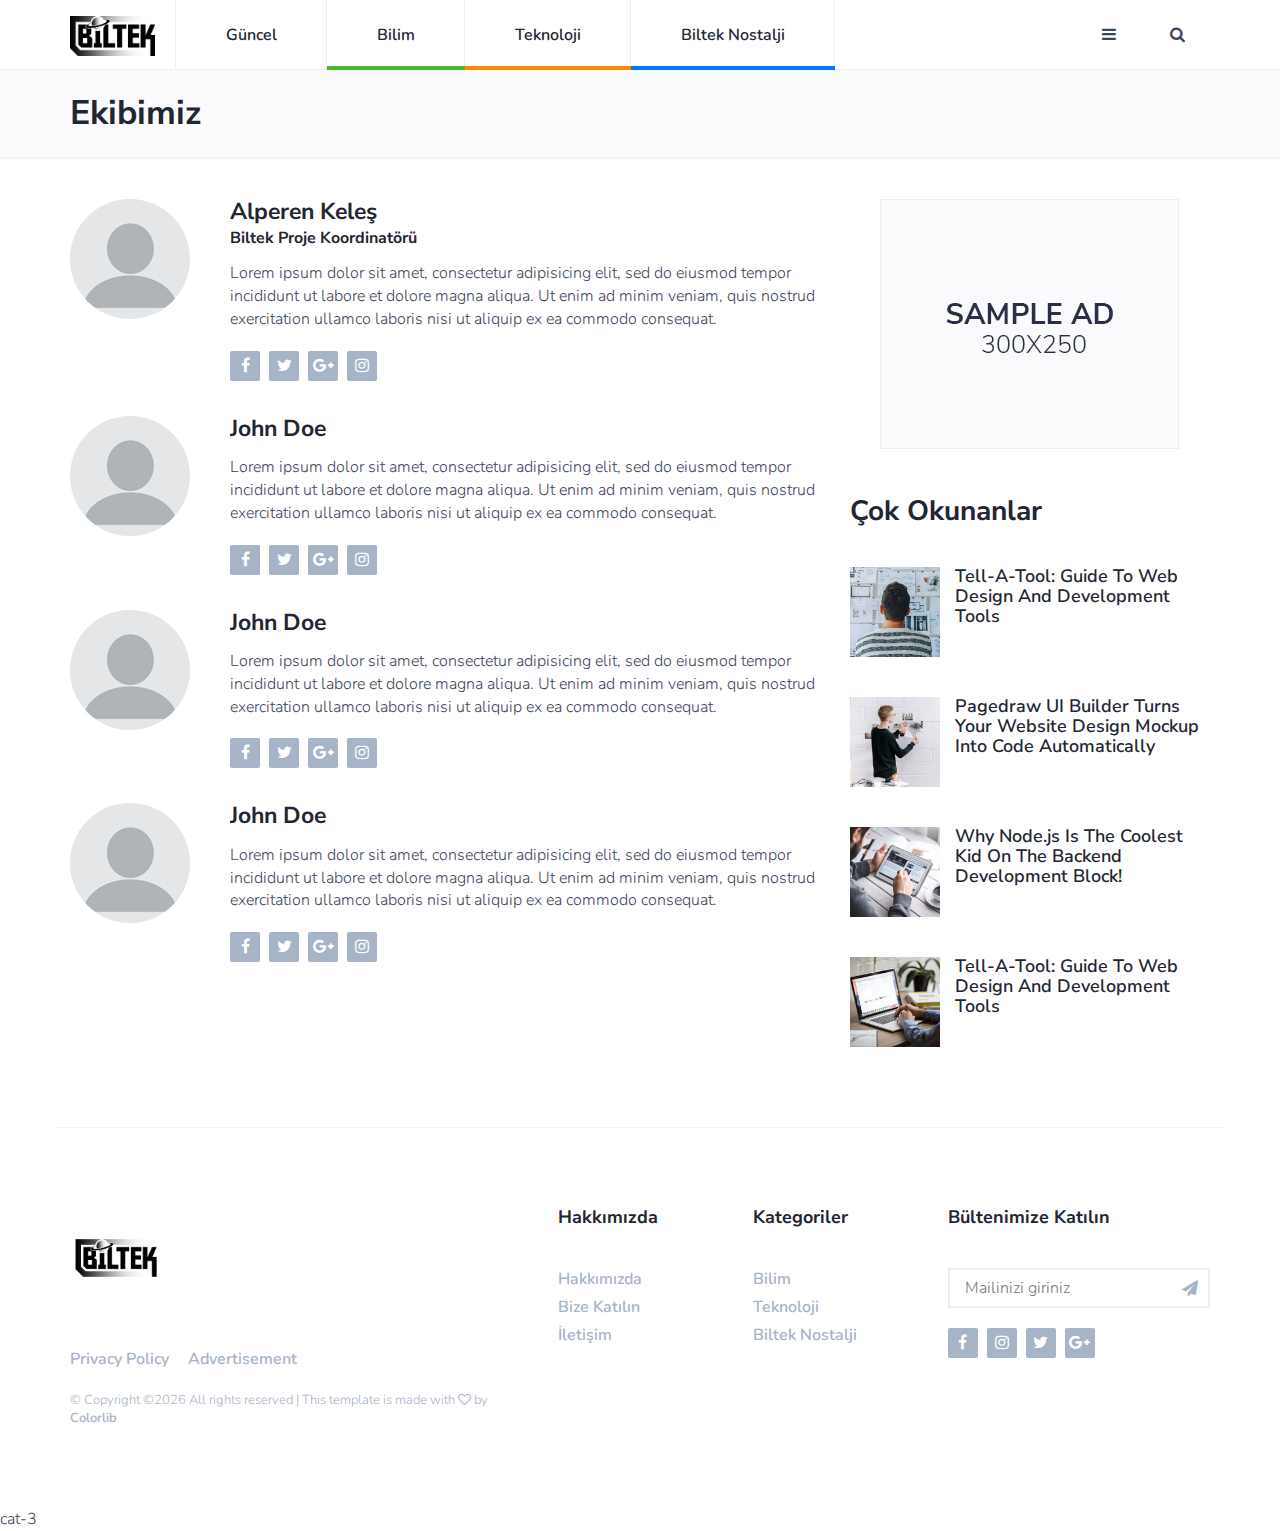
<file: biltek/ekibimiz.html>
<!DOCTYPE html>
<html lang="en">
	<head>
		<meta charset="utf-8">
		<meta http-equiv="X-UA-Compatible" content="IE=edge">
		<meta name="viewport" content="width=device-width, initial-scale=1">
		 <!-- The above 3 meta tags *must* come first in the head; any other head content must come *after* these tags -->

		<title>Biltek</title>
		<link rel="icon" href="./img/ikon_prp.png">

		<!-- Google font -->
		<link href="https://fonts.googleapis.com/css?family=Nunito+Sans:700%7CNunito:300,600" rel="stylesheet">

		<!-- Bootstrap -->
		<link type="text/css" rel="stylesheet" href="css/bootstrap.min.css"/>

		<!-- Font Awesome Icon -->
		<link rel="stylesheet" href="css/font-awesome.min.css">

		<!-- Custom stlylesheet -->
		<link type="text/css" rel="stylesheet" href="css/style.css"/>

		<!-- HTML5 shim and Respond.js for IE8 support of HTML5 elements and media queries -->
		<!-- WARNING: Respond.js doesn't work if you view the page via file:// -->
		<!--[if lt IE 9]>
		  <script src="https://oss.maxcdn.com/html5shiv/3.7.3/html5shiv.min.js"></script>
		  <script src="https://oss.maxcdn.com/respond/1.4.2/respond.min.js"></script>
		<![endif]-->

    </head>
	<body>

		<!-- Header -->
		<header id="header">
			<!-- Nav -->
			<div id="nav">
				<!-- Main Nav -->
				<div id="nav-fixed">
					<div class="container">
						<!-- logo -->
						<div class="nav-logo">
							<a href="index.html" class="logo"><img style="width: 85px; height: 40px;" src="./img/siyah2.png" alt=""></a>
						</div>
						<!-- /logo -->

						<!-- nav -->
						<ul class="nav-menu nav navbar-nav">
							<li><a href="category.html">Güncel</a></li>
							<li class="cat-1"><a href="bilim.html">Bilim</a></li>
							<li class="cat-2"><a href="teknoloji.html">Teknoloji</a></li>
							<li class="cat-3"><a href="biltek-nostalji.html">Biltek Nostalji</a></li>
						</ul>
						<!-- /nav -->

						<!-- search & aside toggle -->
						<div class="nav-btns">
							<button class="aside-btn"><i class="fa fa-bars"></i></button>
							<button class="search-btn"><i class="fa fa-search"></i></button>
							<div class="search-form">
								<input class="search-input" type="text" name="search" placeholder="Aramak istediğinizi giriniz...">
								<button class="search-close"><i class="fa fa-times"></i></button>
							</div>
						</div>
						<!-- /search & aside toggle -->
					</div>
				</div>
				<!-- /Main Nav -->

				<!-- Aside Nav -->
				<div id="nav-aside">
					<!-- nav -->
					<div class="section-row">
						<ul class="nav-aside-menu">
							<li><a href="index.html">Anasayfa</a></li>
							<li><a href="about.html">Hakkımızda</a></li>
							<li><a href="#">Bize Katılın</a></li>
							<li><a href="contact.html">İletişim</a></li>
						</ul>
					</div>
					<!-- /nav -->

					<!-- widget posts -->
					<div class="section-row">
						<h3>Son Gönderiler</h3>
						<div class="post post-widget">
							<a class="post-img" href="blog-post.html"><img src="./img/widget-2.jpg" alt=""></a>
							<div class="post-body">
								<h3 class="post-title"><a href="blog-post.html">Pagedraw UI Builder Turns Your Website Design Mockup Into Code Automatically</a></h3>
							</div>
						</div>

						<div class="post post-widget">
							<a class="post-img" href="blog-post.html"><img src="./img/widget-3.jpg" alt=""></a>
							<div class="post-body">
								<h3 class="post-title"><a href="blog-post.html">Why Node.js Is The Coolest Kid On The Backend Development Block!</a></h3>
							</div>
						</div>

						<div class="post post-widget">
							<a class="post-img" href="blog-post.html"><img src="./img/widget-4.jpg" alt=""></a>
							<div class="post-body">
								<h3 class="post-title"><a href="blog-post.html">Tell-A-Tool: Guide To Web Design And Development Tools</a></h3>
							</div>
						</div>
					</div>
					<!-- /widget posts -->

					<!-- social links -->
					<div class="section-row">
						<h3>Bizi Takip Edin</h3>
						<ul class="nav-aside-social">
							<li><a href="https://www.facebook.com/biltekblog"><i class="fa fa-facebook"></i></a></li>
							<li><a href="https://www.instagram.com/biltekblog"><i class="fa fa-instagram"></i></a></li>
							<li><a href="#"><i class="fa fa-twitter"></i></a></li>
							<li><a href="#"><i class="fa fa-google-plus"></i></a></li>
							<body id="body">
								<input type="button" class="changeBg" onclick="reset();" value="Day" />
    						<input type="button" class="changeBg" onclick="night();" value="Night" />
							</body>
						</ul>
					</div>
					<!-- /social links -->

					<!-- aside nav close -->
					<button class="nav-aside-close"><i class="fa fa-times"></i></button>
					<!-- /aside nav close -->
				</div>
				<!-- Aside Nav -->
			</div>
			<!-- /Nav -->

			<!-- Page Header -->
			<div class="page-header">
				<div class="container">
					<div class="row">
						<div class="col-md-10" style="padding-top:15px; padding-bottom:15px;">
							<h1>Ekibimiz</h1>
						</div>
					</div>
				</div>
			</div>
			<!-- /Page Header -->
		</header>
		<!-- /Header -->

		<!-- section -->
		<div class="section">
			<!-- container -->
			<div class="container">
				<!-- row -->
				<div class="row">
					<div class="col-md-8">
						<div class="section-row">
							<div class="post-author">
								<div class="media">
									<div class="media-left">
										<img class="media-object" src="./img/author.png" alt="">
									</div>
									<div class="media-body">
										<div class="media-heading">
											<h3>Alperen Keleş</h3>
											<h4 style="margin-top:-10px;">Biltek Proje Koordinatörü</h4>
										</div>
										<p>Lorem ipsum dolor sit amet, consectetur adipisicing elit, sed do eiusmod tempor incididunt ut labore et dolore magna aliqua. Ut enim ad minim veniam, quis nostrud exercitation ullamco laboris nisi ut aliquip ex ea commodo consequat.</p>
										<ul class="author-social">
											<li><a href="#"><i class="fa fa-facebook"></i></a></li>
											<li><a href="#"><i class="fa fa-twitter"></i></a></li>
											<li><a href="#"><i class="fa fa-google-plus"></i></a></li>
											<li><a href="#"><i class="fa fa-instagram"></i></a></li>
										</ul>
									</div>
								</div>

								<div class="media" style="padding-top:20px;">
									<div class="media-left">
										<img class="media-object" src="./img/author.png" alt="">
									</div>
									<div class="media-body">
										<div class="media-heading">
											<h3>John Doe</h3>
										</div>
										<p>Lorem ipsum dolor sit amet, consectetur adipisicing elit, sed do eiusmod tempor incididunt ut labore et dolore magna aliqua. Ut enim ad minim veniam, quis nostrud exercitation ullamco laboris nisi ut aliquip ex ea commodo consequat.</p>
										<ul class="author-social">
											<li><a href="#"><i class="fa fa-facebook"></i></a></li>
											<li><a href="#"><i class="fa fa-twitter"></i></a></li>
											<li><a href="#"><i class="fa fa-google-plus"></i></a></li>
											<li><a href="#"><i class="fa fa-instagram"></i></a></li>
										</ul>
									</div>
								</div>

								<div class="media" style="padding-top:20px;">
									<div class="media-left">
										<img class="media-object" src="./img/author.png" alt="">
									</div>
									<div class="media-body">
										<div class="media-heading">
											<h3>John Doe</h3>
										</div>
										<p>Lorem ipsum dolor sit amet, consectetur adipisicing elit, sed do eiusmod tempor incididunt ut labore et dolore magna aliqua. Ut enim ad minim veniam, quis nostrud exercitation ullamco laboris nisi ut aliquip ex ea commodo consequat.</p>
										<ul class="author-social">
											<li><a href="#"><i class="fa fa-facebook"></i></a></li>
											<li><a href="#"><i class="fa fa-twitter"></i></a></li>
											<li><a href="#"><i class="fa fa-google-plus"></i></a></li>
											<li><a href="#"><i class="fa fa-instagram"></i></a></li>
										</ul>
									</div>
								</div>

								<div class="media" style="padding-top:20px;">
									<div class="media-left">
										<img class="media-object" src="./img/author.png" alt="">
									</div>
									<div class="media-body">
										<div class="media-heading">
											<h3>John Doe</h3>
										</div>
										<p>Lorem ipsum dolor sit amet, consectetur adipisicing elit, sed do eiusmod tempor incididunt ut labore et dolore magna aliqua. Ut enim ad minim veniam, quis nostrud exercitation ullamco laboris nisi ut aliquip ex ea commodo consequat.</p>
										<ul class="author-social">
											<li><a href="#"><i class="fa fa-facebook"></i></a></li>
											<li><a href="#"><i class="fa fa-twitter"></i></a></li>
											<li><a href="#"><i class="fa fa-google-plus"></i></a></li>
											<li><a href="#"><i class="fa fa-instagram"></i></a></li>
										</ul>
									</div>
								</div>
							</div>
						</div>
					</div>


					<!-- aside -->
					<div class="col-md-4">
						<!-- ad -->
						<div class="aside-widget text-center">
							<a href="#" style="display: inline-block;margin: auto;">
								<img class="img-responsive" src="./img/ad-1.jpg" alt="">
							</a>
						</div>
						<!-- /ad -->

						<!-- post widget -->
						<div class="aside-widget">
							<div class="section-title">
								<h2>Çok Okunanlar</h2>
							</div>

							<div class="post post-widget">
								<a class="post-img" href="blog-post.html"><img src="./img/widget-1.jpg" alt=""></a>
								<div class="post-body">
									<h3 class="post-title"><a href="blog-post.html">Tell-A-Tool: Guide To Web Design And Development Tools</a></h3>
								</div>
							</div>

							<div class="post post-widget">
								<a class="post-img" href="blog-post.html"><img src="./img/widget-2.jpg" alt=""></a>
								<div class="post-body">
									<h3 class="post-title"><a href="blog-post.html">Pagedraw UI Builder Turns Your Website Design Mockup Into Code Automatically</a></h3>
								</div>
							</div>

							<div class="post post-widget">
								<a class="post-img" href="blog-post.html"><img src="./img/widget-3.jpg" alt=""></a>
								<div class="post-body">
									<h3 class="post-title"><a href="blog-post.html">Why Node.js Is The Coolest Kid On The Backend Development Block!</a></h3>
								</div>
							</div>

							<div class="post post-widget">
								<a class="post-img" href="blog-post.html"><img src="./img/widget-4.jpg" alt=""></a>
								<div class="post-body">
									<h3 class="post-title"><a href="blog-post.html">Tell-A-Tool: Guide To Web Design And Development Tools</a></h3>
								</div>
							</div>
						</div>
						<!-- /post widget -->
					</div>
					<!-- /aside -->
				</div>
				<!-- /row -->
			</div>
			<!-- /container -->
		</div>
		<!-- /section -->

		<!-- Footer -->
		<footer id="footer">
			<!-- container -->
			<div class="container">
				<!-- row -->
				<div class="row">
					<div class="col-md-5">
						<div class="footer-widget">
							<div class="footer-logo">
								<a href="index.html" class="logo"><img src="./img/siyah.png" alt="" width="100" height="100"></a>
							</div>
							<ul class="footer-nav">
								<li><a href="#">Privacy Policy</a></li>
								<li><a href="#">Advertisement</a></li>
							</ul>
							<div class="footer-copyright">
								<span>&copy; <!-- Link back to Colorlib can't be removed. Template is licensed under CC BY 3.0. -->
Copyright &copy;<script>document.write(new Date().getFullYear());</script> All rights reserved | This template is made with <i class="fa fa-heart-o" aria-hidden="true"></i> by <a href="https://colorlib.com" target="_blank">Colorlib</a>
<!-- Link back to Colorlib can't be removed. Template is licensed under CC BY 3.0. --></span>
							</div>
						</div>
					</div>

					<div class="col-md-4">
						<div class="row">
							<div class="col-md-6">
								<div class="footer-widget">
									<h3 class="footer-title">Hakkımızda</h3>
									<ul class="footer-links">
										<li><a href="about.html">Hakkımızda</a></li>
										<li><a href="#">Bize Katılın</a></li>
										<li><a href="contact.html">İletişim</a></li>
									</ul>
								</div>
							</div>
							<div class="col-md-6">
								<div class="footer-widget">
									<h3 class="footer-title">Kategoriler</h3>
									<ul class="footer-links">
										<li><a href="bilim.html">Bilim</a></li>
										<li><a href="teknoloji.html">Teknoloji</a></li>
										<li><a href="biltek-nostalji.html">Biltek Nostalji</a></li>
									</ul>
								</div>
							</div>
						</div>
					</div>

					<div class="col-md-3">
						<div class="footer-widget">
							<h3 class="footer-title">Bültenimize Katılın</h3>
							<div class="footer-newsletter">
								<form>
									<input class="input" type="email" name="newsletter" placeholder="Mailinizi giriniz">
									<button class="newsletter-btn"><i class="fa fa-paper-plane"></i></button>
								</form>
							</div>
							<ul class="footer-social">
								<li><a href="https://www.facebook.com/biltekblog"><i class="fa fa-facebook"></i></a></li>
								<li><a href="https://www.instagram.com/biltekblog"><i class="fa fa-instagram"></i></a></li>
								<li><a href="#"><i class="fa fa-twitter"></i></a></li>
								<li><a href="#"><i class="fa fa-google-plus"></i></a></li>
							</ul>
						</div>
					</div>

				</div>
				<!-- /row -->
			</div>
			<!-- /container -->
		</footer>
		<!-- /Footer -->

		<!-- jQuery Plugins -->
		<script src="js/jquery.min.js"></script>
		<script src="js/bootstrap.min.js"></script>
		<script src="js/main.js"></script>
		<script src="js/nightmode.js"></script>
	</body>
</html>
cat-3
</file>
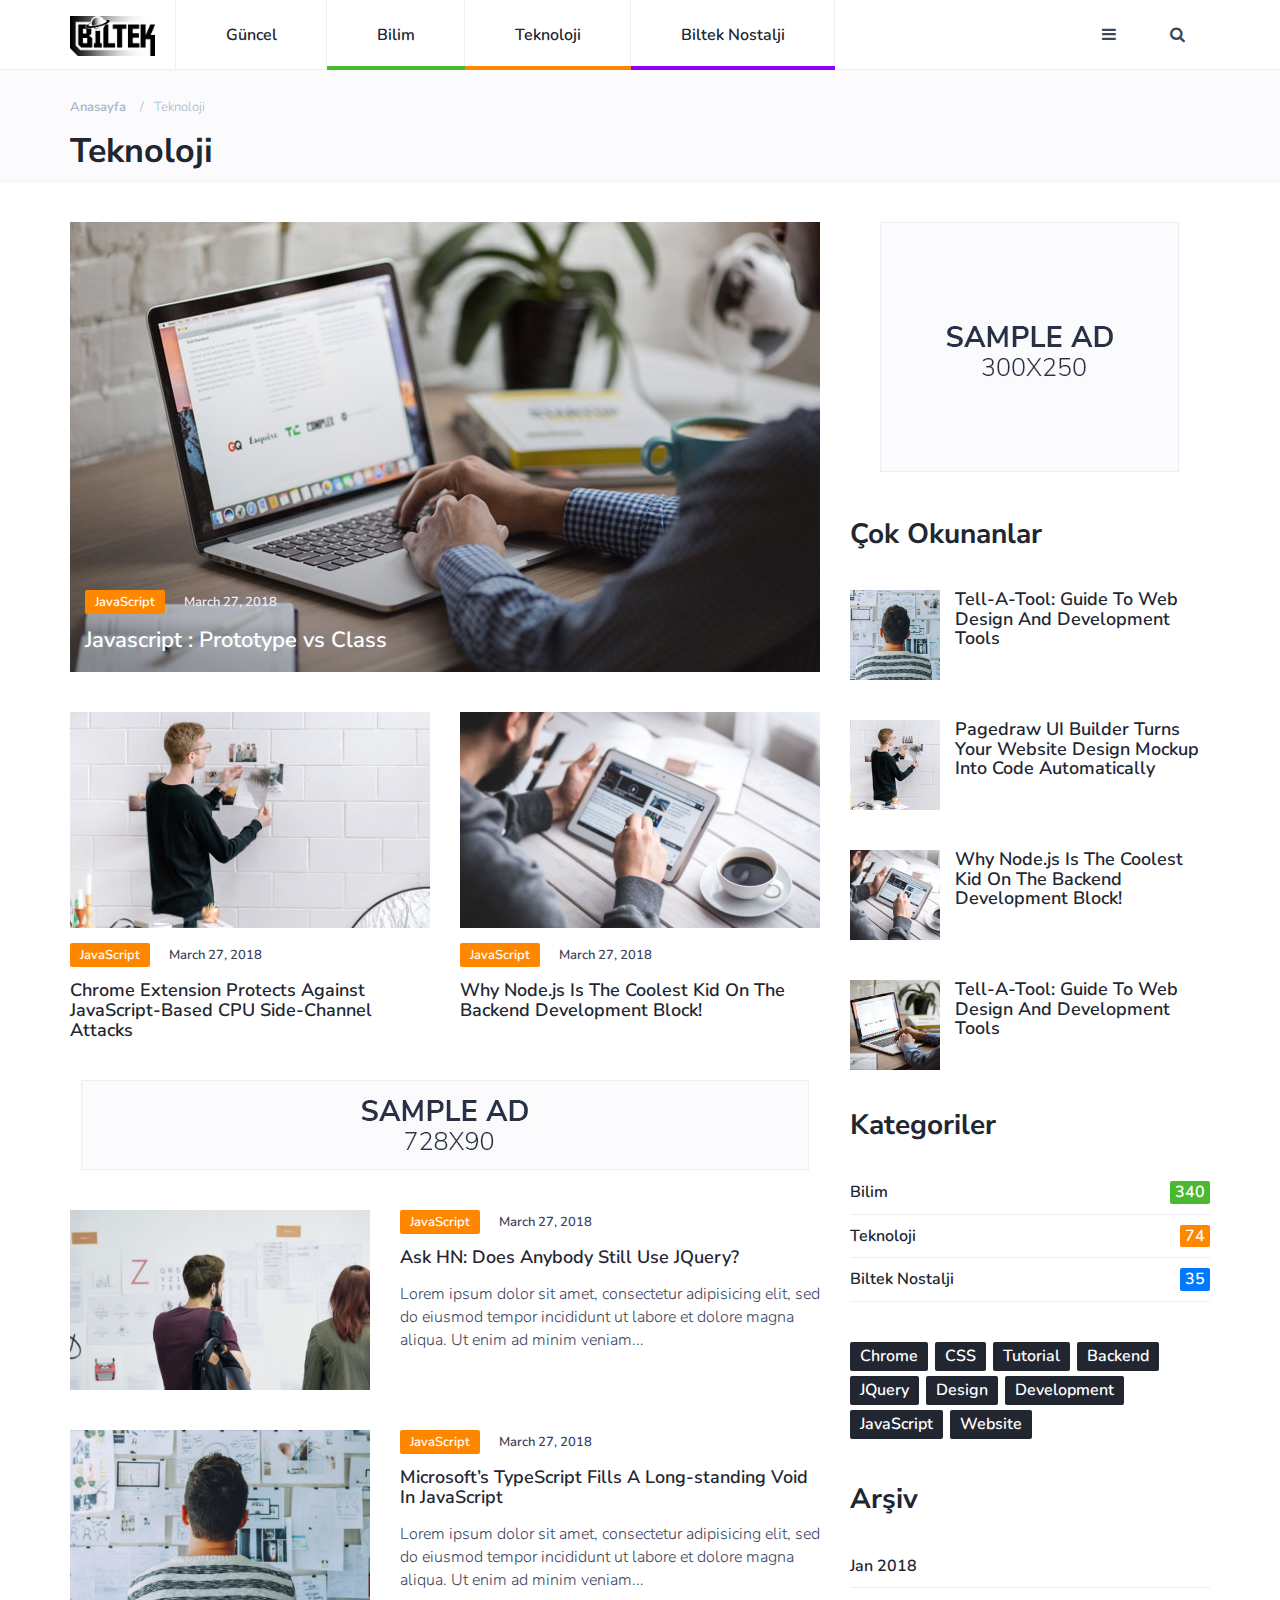
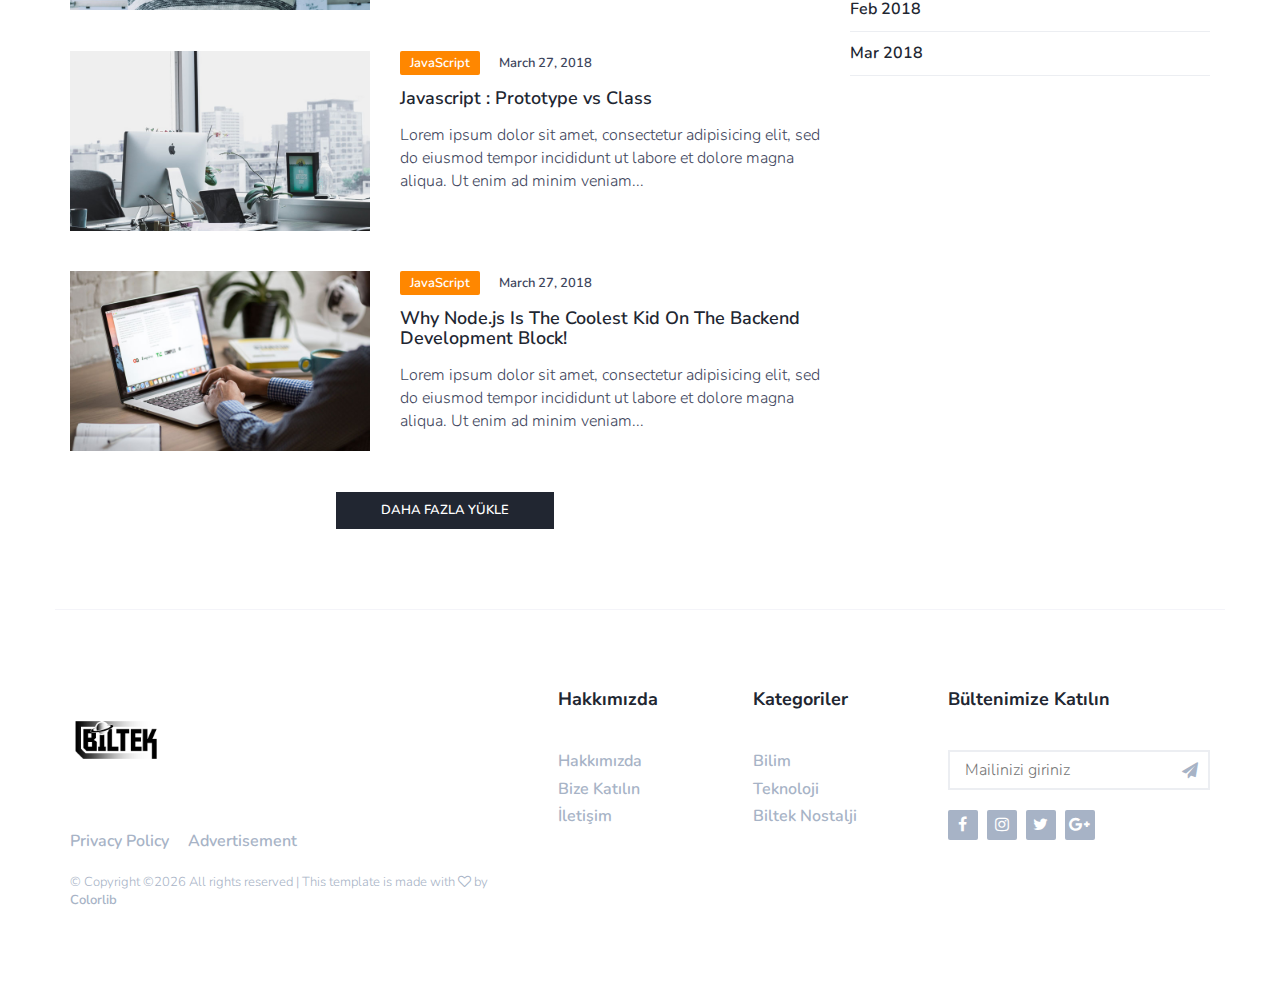
<file: biltek/teknoloji.html>
<!DOCTYPE html>
<html lang="en">
	<head>
		<meta charset="utf-8">
		<meta http-equiv="X-UA-Compatible" content="IE=edge">
		<meta name="viewport" content="width=device-width, initial-scale=1">
		 <!-- The above 3 meta tags *must* come first in the head; any other head content must come *after* these tags -->

		<title>Biltek</title>
		<link rel="icon" href="./img/ikon_prp.png">

		<!-- Google font -->
		<link href="https://fonts.googleapis.com/css?family=Nunito+Sans:700%7CNunito:300,600" rel="stylesheet">

		<!-- Bootstrap -->
		<link type="text/css" rel="stylesheet" href="css/bootstrap.min.css"/>

		<!-- Font Awesome Icon -->
		<link rel="stylesheet" href="css/font-awesome.min.css">

		<!-- Custom stlylesheet -->
		<link type="text/css" rel="stylesheet" href="css/style.css"/>

		<!-- HTML5 shim and Respond.js for IE8 support of HTML5 elements and media queries -->
		<!-- WARNING: Respond.js doesn't work if you view the page via file:// -->
		<!--[if lt IE 9]>
		  <script src="https://oss.maxcdn.com/html5shiv/3.7.3/html5shiv.min.js"></script>
		  <script src="https://oss.maxcdn.com/respond/1.4.2/respond.min.js"></script>
		<![endif]-->

    </head>
	<body>

		<!-- Header -->
		<header id="header">
			<!-- Nav -->
			<div id="nav">
				<!-- Main Nav -->
				<div id="nav-fixed">
					<div class="container">
						<!-- logo -->
						<div class="nav-logo">
							<a href="index.html" class="logo"><img style="width: 85px; height: 40px;" src="./img/siyah2.png" alt=""></a>
						</div>
						<!-- /logo -->

						<!-- nav -->
						<ul class="nav-menu nav navbar-nav">
							<li><a href="category.html">Güncel</a></li>
							<li class="cat-1"><a href="bilim.html">Bilim</a></li>
							<li class="cat-2"><a href="teknoloji.html">Teknoloji</a></li>
							<li class="cat-4"><a href="biltek-nostalji.html">Biltek Nostalji</a></li>
						</ul>
						<!-- /nav -->

						<!-- search & aside toggle -->
						<div class="nav-btns">
							<button class="aside-btn"><i class="fa fa-bars"></i></button>
							<button class="search-btn"><i class="fa fa-search"></i></button>
							<div class="search-form">
								<input class="search-input" type="text" name="search" placeholder="Aramak istediğinizi giriniz...">
								<button class="search-close"><i class="fa fa-times"></i></button>
							</div>
						</div>
						<!-- /search & aside toggle -->
					</div>
				</div>
				<!-- /Main Nav -->

				<!-- Aside Nav -->
				<div id="nav-aside">
					<!-- nav -->
					<div class="section-row">
						<ul class="nav-aside-menu">
							<li><a href="index.html">Anasayfa</a></li>
							<li><a href="about.html">Hakkımızda</a></li>
							<li><a href="#">Bize Katılın</a></li>
							<li><a href="contact.html">İletişim</a></li>
						</ul>
					</div>
					<!-- /nav -->

					<!-- widget posts -->
					<div class="section-row">
						<h3>Son Gönderiler</h3>
						<div class="post post-widget">
							<a class="post-img" href="blog-post.html"><img src="./img/widget-2.jpg" alt=""></a>
							<div class="post-body">
								<h3 class="post-title"><a href="blog-post.html">Pagedraw UI Builder Turns Your Website Design Mockup Into Code Automatically</a></h3>
							</div>
						</div>

						<div class="post post-widget">
							<a class="post-img" href="blog-post.html"><img src="./img/widget-3.jpg" alt=""></a>
							<div class="post-body">
								<h3 class="post-title"><a href="blog-post.html">Why Node.js Is The Coolest Kid On The Backend Development Block!</a></h3>
							</div>
						</div>

						<div class="post post-widget">
							<a class="post-img" href="blog-post.html"><img src="./img/widget-4.jpg" alt=""></a>
							<div class="post-body">
								<h3 class="post-title"><a href="blog-post.html">Tell-A-Tool: Guide To Web Design And Development Tools</a></h3>
							</div>
						</div>
					</div>
					<!-- /widget posts -->

					<!-- social links -->
					<div class="section-row">
						<h3>Bizi Takip Edin</h3>
						<ul class="nav-aside-social">
							<li><a href="https://www.facebok.com/biltekblog"><i class="fa fa-facebook"></i></a></li>
							<li><a href="https://www.instagram.com/biltekblog"><i class="fa fa-instagram"></i></a></li>
							<li><a href="#"><i class="fa fa-twitter"></i></a></li>
							<li><a href="#"><i class="fa fa-google-plus"></i></a></li>
							<body id="body">
								<input type="button" class="changeBg" onclick="reset();" value="Day" />
    						<input type="button" class="changeBg" onclick="night();" value="Night" />
							</body>
						</ul>
					</div>
					<!-- /social links -->

					<!-- aside nav close -->
					<button class="nav-aside-close"><i class="fa fa-times"></i></button>
					<!-- /aside nav close -->
				</div>
				<!-- Aside Nav -->
			</div>
			<!-- /Nav -->

			<!-- Page Header -->
			<div class="page-header">
				<div class="container">
					<div class="row">
						<div class="col-md-10">
							<ul class="page-header-breadcrumb">
								<li><a href="index.html">Anasayfa</a></li>
								<li>Teknoloji</li>
							</ul>
							<h1>Teknoloji</h1>
						</div>
					</div>
				</div>
			</div>
			<!-- /Page Header -->
		</header>
		<!-- /Header -->

		<!-- section -->
		<div class="section">
			<!-- container -->
			<div class="container">
				<!-- row -->
				<div class="row">
					<div class="col-md-8">
						<div class="row">
							<!-- post -->
							<div class="col-md-12">
								<div class="post post-thumb">
									<a class="post-img" href="blog-post.html"><img src="./img/post-1.jpg" alt=""></a>
									<div class="post-body">
										<div class="post-meta">
											<a class="post-category cat-2" href="#">JavaScript</a>
											<span class="post-date">March 27, 2018</span>
										</div>
										<h3 class="post-title"><a href="blog-post.html">Javascript : Prototype vs Class</a></h3>
									</div>
								</div>
							</div>
							<!-- /post -->

							<!-- post -->
							<div class="col-md-6">
								<div class="post">
									<a class="post-img" href="blog-post.html"><img src="./img/post-4.jpg" alt=""></a>
									<div class="post-body">
										<div class="post-meta">
											<a class="post-category cat-2" href="#">JavaScript</a>
											<span class="post-date">March 27, 2018</span>
										</div>
										<h3 class="post-title"><a href="blog-post.html">Chrome Extension Protects Against JavaScript-Based CPU Side-Channel Attacks</a></h3>
									</div>
								</div>
							</div>
							<!-- /post -->

							<!-- post -->
							<div class="col-md-6">
								<div class="post">
									<a class="post-img" href="blog-post.html"><img src="./img/post-6.jpg" alt=""></a>
									<div class="post-body">
										<div class="post-meta">
											<a class="post-category cat-2" href="#">JavaScript</a>
											<span class="post-date">March 27, 2018</span>
										</div>
										<h3 class="post-title"><a href="blog-post.html">Why Node.js Is The Coolest Kid On The Backend Development Block!</a></h3>
									</div>
								</div>
							</div>
							<!-- /post -->

							<div class="clearfix visible-md visible-lg"></div>

							<!-- ad -->
							<div class="col-md-12">
								<div class="section-row">
									<a href="#">
										<img class="img-responsive center-block" src="./img/ad-2.jpg" alt="">
									</a>
								</div>
							</div>
							<!-- ad -->

							<!-- post -->
							<div class="col-md-12">
								<div class="post post-row">
									<a class="post-img" href="blog-post.html"><img src="./img/post-2.jpg" alt=""></a>
									<div class="post-body">
										<div class="post-meta">
											<a class="post-category cat-2" href="#">JavaScript</a>
											<span class="post-date">March 27, 2018</span>
										</div>
										<h3 class="post-title"><a href="blog-post.html">Ask HN: Does Anybody Still Use JQuery?</a></h3>
										<p>Lorem ipsum dolor sit amet, consectetur adipisicing elit, sed do eiusmod tempor incididunt ut labore et dolore magna aliqua. Ut enim ad minim veniam...</p>
									</div>
								</div>
							</div>
							<!-- /post -->

							<!-- post -->
							<div class="col-md-12">
								<div class="post post-row">
									<a class="post-img" href="blog-post.html"><img src="./img/post-5.jpg" alt=""></a>
									<div class="post-body">
										<div class="post-meta">
											<a class="post-category cat-2" href="#">JavaScript</a>
											<span class="post-date">March 27, 2018</span>
										</div>
										<h3 class="post-title"><a href="blog-post.html">Microsoft’s TypeScript Fills A Long-standing Void In JavaScript</a></h3>
										<p>Lorem ipsum dolor sit amet, consectetur adipisicing elit, sed do eiusmod tempor incididunt ut labore et dolore magna aliqua. Ut enim ad minim veniam...</p>
									</div>
								</div>
							</div>
							<!-- /post -->

							<!-- post -->
							<div class="col-md-12">
								<div class="post post-row">
									<a class="post-img" href="blog-post.html"><img src="./img/post-3.jpg" alt=""></a>
									<div class="post-body">
										<div class="post-meta">
											<a class="post-category cat-2" href="#">JavaScript</a>
											<span class="post-date">March 27, 2018</span>
										</div>
										<h3 class="post-title"><a href="blog-post.html">Javascript : Prototype vs Class</a></h3>
										<p>Lorem ipsum dolor sit amet, consectetur adipisicing elit, sed do eiusmod tempor incididunt ut labore et dolore magna aliqua. Ut enim ad minim veniam...</p>
									</div>
								</div>
							</div>
							<!-- /post -->

							<!-- post -->
							<div class="col-md-12">
								<div class="post post-row">
									<a class="post-img" href="blog-post.html"><img src="./img/post-1.jpg" alt=""></a>
									<div class="post-body">
										<div class="post-meta">
											<a class="post-category cat-2" href="#">JavaScript</a>
											<span class="post-date">March 27, 2018</span>
										</div>
										<h3 class="post-title"><a href="blog-post.html">Why Node.js Is The Coolest Kid On The Backend Development Block!</a></h3>
										<p>Lorem ipsum dolor sit amet, consectetur adipisicing elit, sed do eiusmod tempor incididunt ut labore et dolore magna aliqua. Ut enim ad minim veniam...</p>
									</div>
								</div>
							</div>
							<!-- /post -->

							<div class="col-md-12">
								<div class="section-row">
									<button class="primary-button center-block">Daha Fazla Yükle</button>
								</div>
							</div>
						</div>
					</div>

					<div class="col-md-4">
						<!-- ad -->
						<div class="aside-widget text-center">
							<a href="#" style="display: inline-block;margin: auto;">
								<img class="img-responsive" src="./img/ad-1.jpg" alt="">
							</a>
						</div>
						<!-- /ad -->

						<!-- post widget -->
						<div class="aside-widget">
							<div class="section-title">
								<h2>Çok Okunanlar</h2>
							</div>

							<div class="post post-widget">
								<a class="post-img" href="blog-post.html"><img src="./img/widget-1.jpg" alt=""></a>
								<div class="post-body">
									<h3 class="post-title"><a href="blog-post.html">Tell-A-Tool: Guide To Web Design And Development Tools</a></h3>
								</div>
							</div>

							<div class="post post-widget">
								<a class="post-img" href="blog-post.html"><img src="./img/widget-2.jpg" alt=""></a>
								<div class="post-body">
									<h3 class="post-title"><a href="blog-post.html">Pagedraw UI Builder Turns Your Website Design Mockup Into Code Automatically</a></h3>
								</div>
							</div>

							<div class="post post-widget">
								<a class="post-img" href="blog-post.html"><img src="./img/widget-3.jpg" alt=""></a>
								<div class="post-body">
									<h3 class="post-title"><a href="blog-post.html">Why Node.js Is The Coolest Kid On The Backend Development Block!</a></h3>
								</div>
							</div>

							<div class="post post-widget">
								<a class="post-img" href="blog-post.html"><img src="./img/widget-4.jpg" alt=""></a>
								<div class="post-body">
									<h3 class="post-title"><a href="blog-post.html">Tell-A-Tool: Guide To Web Design And Development Tools</a></h3>
								</div>
							</div>
						</div>
						<!-- /post widget -->

						<!-- catagories -->
						<div class="aside-widget">
							<div class="section-title">
								<h2>Kategoriler</h2>
							</div>
							<div class="category-widget">
								<ul>
									<li><a href="bilim.html" class="cat-1">Bilim<span>340</span></a></li>
									<li><a href="teknoloji.html" class="cat-2">Teknoloji<span>74</span></a></li>
									<li><a href="biltek-nostalji.html" class="cat-3">Biltek Nostalji<span>35</span></a></li>
								</ul>
							</div>
						</div>
						<!-- /catagories -->

						<!-- tags -->
						<div class="aside-widget">
							<div class="tags-widget">
								<ul>
									<li><a href="#">Chrome</a></li>
									<li><a href="#">CSS</a></li>
									<li><a href="#">Tutorial</a></li>
									<li><a href="#">Backend</a></li>
									<li><a href="#">JQuery</a></li>
									<li><a href="#">Design</a></li>
									<li><a href="#">Development</a></li>
									<li><a href="#">JavaScript</a></li>
									<li><a href="#">Website</a></li>
								</ul>
							</div>
						</div>
						<!-- /tags -->

						<!-- archive -->
						<div class="aside-widget">
							<div class="section-title">
								<h2>Arşiv</h2>
							</div>
							<div class="archive-widget">
								<ul>
									<li><a href="#">Jan 2018</a></li>
									<li><a href="#">Feb 2018</a></li>
									<li><a href="#">Mar 2018</a></li>
								</ul>
							</div>
						</div>
						<!-- /archive -->
					</div>
				</div>
				<!-- /row -->
			</div>
			<!-- /container -->
		</div>
		<!-- /section -->

		<!-- Footer -->
		<footer id="footer">
			<!-- container -->
			<div class="container">
				<!-- row -->
				<div class="row">
					<div class="col-md-5">
						<div class="footer-widget">
							<div class="footer-logo">
								<a href="index.html" class="logo"><img src="./img/siyah.png" alt="" width="100" height="100"></a>
							</div>
							<ul class="footer-nav">
								<li><a href="#">Privacy Policy</a></li>
								<li><a href="#">Advertisement</a></li>
							</ul>
							<div class="footer-copyright">
								<span>&copy; <!-- Link back to Colorlib can't be removed. Template is licensed under CC BY 3.0. -->
Copyright &copy;<script>document.write(new Date().getFullYear());</script> All rights reserved | This template is made with <i class="fa fa-heart-o" aria-hidden="true"></i> by <a href="https://colorlib.com" target="_blank">Colorlib</a>
<!-- Link back to Colorlib can't be removed. Template is licensed under CC BY 3.0. --></span>
							</div>
						</div>
					</div>

					<div class="col-md-4">
						<div class="row">
							<div class="col-md-6">
								<div class="footer-widget">
									<h3 class="footer-title">Hakkımızda</h3>
									<ul class="footer-links">
										<li><a href="about.html">Hakkımızda</a></li>
										<li><a href="#">Bize Katılın</a></li>
										<li><a href="contact.html">İletişim</a></li>
									</ul>
								</div>
							</div>
							<div class="col-md-6">
								<div class="footer-widget">
									<h3 class="footer-title">Kategoriler</h3>
									<ul class="footer-links">
										<li><a href="bilim.html">Bilim</a></li>
										<li><a href="teknoloji.html">Teknoloji</a></li>
										<li><a href="biltek-nostalji.html">Biltek Nostalji</a></li>
									</ul>
								</div>
							</div>
						</div>
					</div>

					<div class="col-md-3">
						<div class="footer-widget">
							<h3 class="footer-title">Bültenimize Katılın</h3>
							<div class="footer-newsletter">
								<form>
									<input class="input" type="email" name="newsletter" placeholder="Mailinizi giriniz">
									<button class="newsletter-btn"><i class="fa fa-paper-plane"></i></button>
								</form>
							</div>
							<ul class="footer-social">
								<li><a href="https://www.facebook.com/biltekblog"><i class="fa fa-facebook"></i></a></li>
								<li><a href="https://www.instagram.com/biltekblog"><i class="fa fa-instagram"></i></a></li>
								<li><a href="#"><i class="fa fa-twitter"></i></a></li>
								<li><a href="#"><i class="fa fa-google-plus"></i></a></li>
							</ul>
						</div>
					</div>

				</div>
				<!-- /row -->
			</div>
			<!-- /container -->
		</footer>
		<!-- /Footer -->

		<!-- jQuery Plugins -->
		<script src="js/jquery.min.js"></script>
		<script src="js/bootstrap.min.js"></script>
		<script src="js/main.js"></script>
		<script src="js/nightmode.js"></script>
	</body>
</html>
</file>
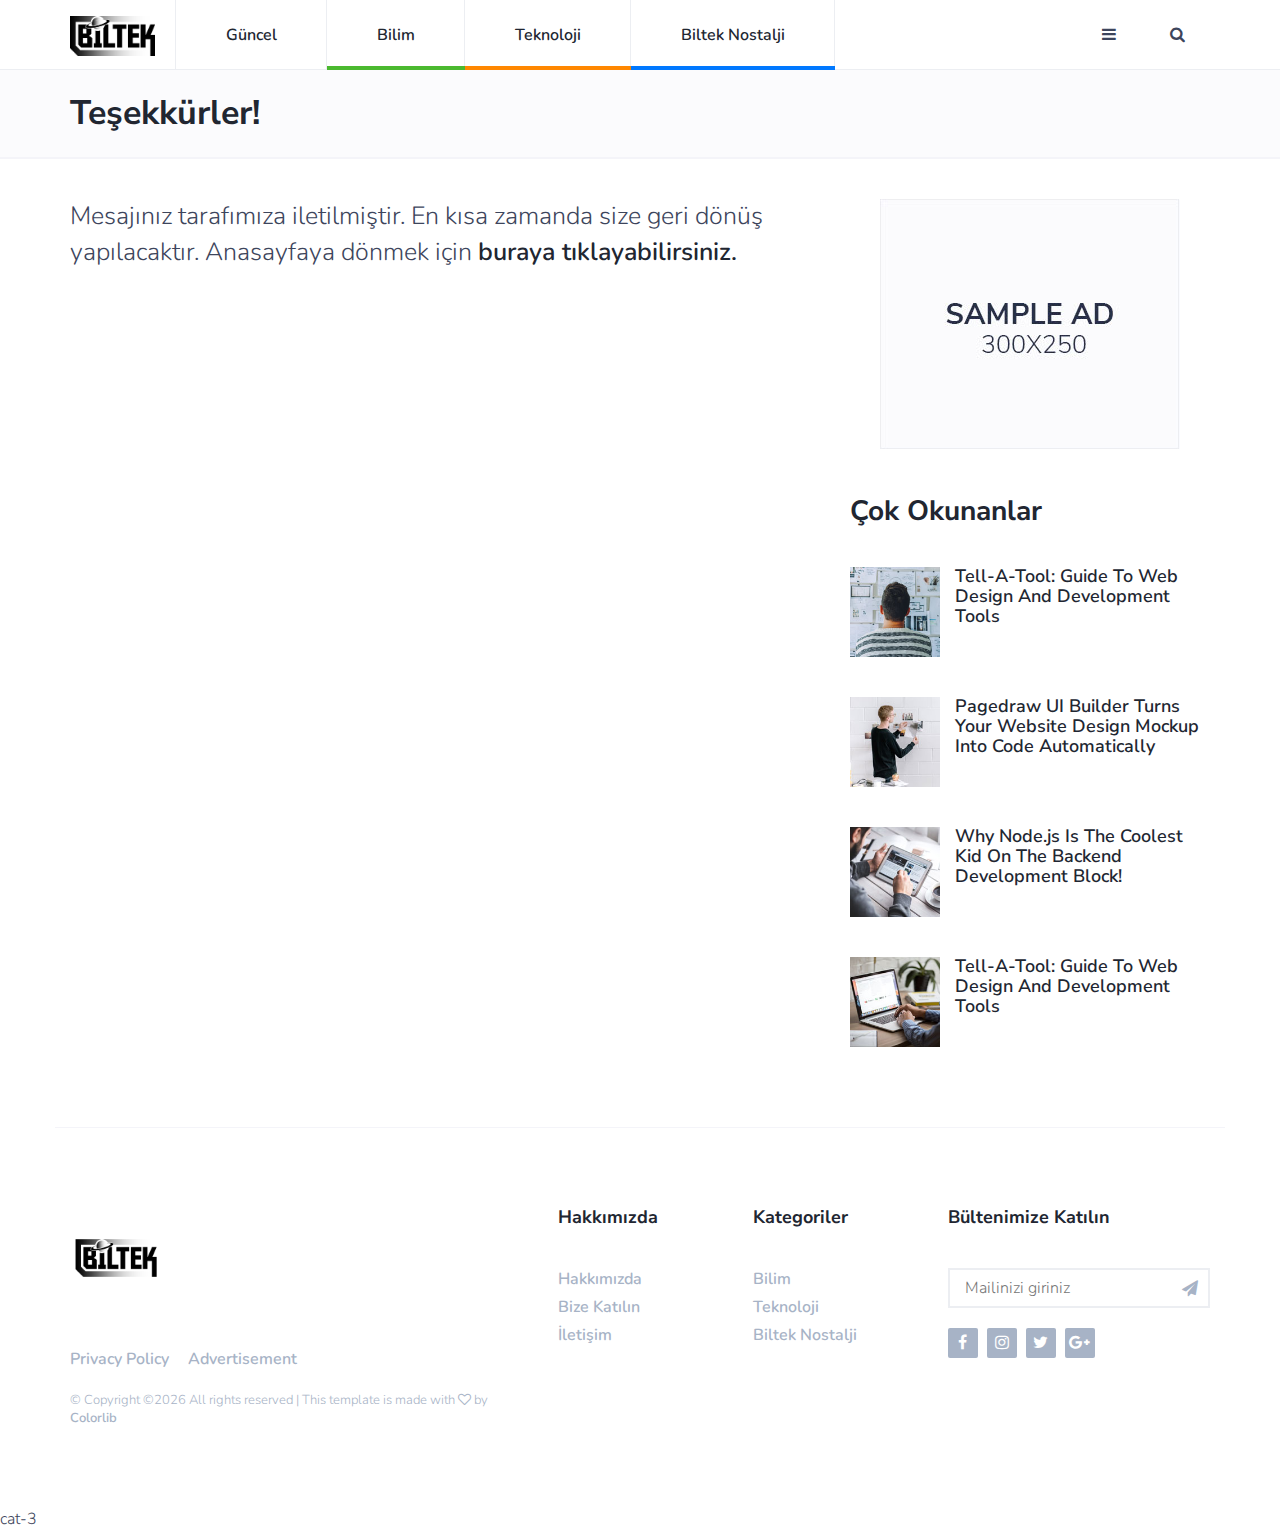
<file: biltek/tesekkurler.html>
<!DOCTYPE html>
<html lang="en">
	<head>
		<meta charset="utf-8">
		<meta http-equiv="X-UA-Compatible" content="IE=edge">
		<meta name="viewport" content="width=device-width, initial-scale=1">
		 <!-- The above 3 meta tags *must* come first in the head; any other head content must come *after* these tags -->

		<title>Biltek</title>
		<link rel="icon" href="./img/ikon_prp.png">

		<!-- Google font -->
		<link href="https://fonts.googleapis.com/css?family=Nunito+Sans:700%7CNunito:300,600" rel="stylesheet">

		<!-- Bootstrap -->
		<link type="text/css" rel="stylesheet" href="css/bootstrap.min.css"/>

		<!-- Font Awesome Icon -->
		<link rel="stylesheet" href="css/font-awesome.min.css">

		<!-- Custom stlylesheet -->
		<link type="text/css" rel="stylesheet" href="css/style.css"/>

		<!-- HTML5 shim and Respond.js for IE8 support of HTML5 elements and media queries -->
		<!-- WARNING: Respond.js doesn't work if you view the page via file:// -->
		<!--[if lt IE 9]>
		  <script src="https://oss.maxcdn.com/html5shiv/3.7.3/html5shiv.min.js"></script>
		  <script src="https://oss.maxcdn.com/respond/1.4.2/respond.min.js"></script>
		<![endif]-->

    </head>
	<body>

		<!-- Header -->
		<header id="header">
			<!-- Nav -->
			<div id="nav">
				<!-- Main Nav -->
				<div id="nav-fixed">
					<div class="container">
						<!-- logo -->
						<div class="nav-logo">
							<a href="index.html" class="logo"><img style="width: 85px; height: 40px;" src="./img/siyah2.png" alt=""></a>
						</div>
						<!-- /logo -->

						<!-- nav -->
						<ul class="nav-menu nav navbar-nav">
							<li><a href="category.html">Güncel</a></li>
							<li class="cat-1"><a href="bilim.html">Bilim</a></li>
							<li class="cat-2"><a href="teknoloji.html">Teknoloji</a></li>
							<li class="cat-3"><a href="biltek-nostalji.html">Biltek Nostalji</a></li>
						</ul>
						<!-- /nav -->

						<!-- search & aside toggle -->
						<div class="nav-btns">
							<button class="aside-btn"><i class="fa fa-bars"></i></button>
							<button class="search-btn"><i class="fa fa-search"></i></button>
							<div class="search-form">
								<input class="search-input" type="text" name="search" placeholder="Aramak istediğinizi giriniz...">
								<button class="search-close"><i class="fa fa-times"></i></button>
							</div>
						</div>
						<!-- /search & aside toggle -->
					</div>
				</div>
				<!-- /Main Nav -->

				<!-- Aside Nav -->
				<div id="nav-aside">
					<!-- nav -->
					<div class="section-row">
						<ul class="nav-aside-menu">
							<li><a href="index.html">Anasayfa</a></li>
							<li><a href="about.html">Hakkımızda</a></li>
							<li><a href="#">Bize Katılın</a></li>
							<li><a href="contact.html">İletişim</a></li>
						</ul>
					</div>
					<!-- /nav -->

					<!-- widget posts -->
					<div class="section-row">
						<h3>Son Gönderiler</h3>
						<div class="post post-widget">
							<a class="post-img" href="blog-post.html"><img src="./img/widget-2.jpg" alt=""></a>
							<div class="post-body">
								<h3 class="post-title"><a href="blog-post.html">Pagedraw UI Builder Turns Your Website Design Mockup Into Code Automatically</a></h3>
							</div>
						</div>

						<div class="post post-widget">
							<a class="post-img" href="blog-post.html"><img src="./img/widget-3.jpg" alt=""></a>
							<div class="post-body">
								<h3 class="post-title"><a href="blog-post.html">Why Node.js Is The Coolest Kid On The Backend Development Block!</a></h3>
							</div>
						</div>

						<div class="post post-widget">
							<a class="post-img" href="blog-post.html"><img src="./img/widget-4.jpg" alt=""></a>
							<div class="post-body">
								<h3 class="post-title"><a href="blog-post.html">Tell-A-Tool: Guide To Web Design And Development Tools</a></h3>
							</div>
						</div>
					</div>
					<!-- /widget posts -->

					<!-- social links -->
					<div class="section-row">
						<h3>Bizi Takip Edin</h3>
						<ul class="nav-aside-social">
							<li><a href="https://www.facebook.com/biltekblog"><i class="fa fa-facebook"></i></a></li>
							<li><a href="https://www.instagram.com/biltekblog"><i class="fa fa-instagram"></i></a></li>
							<li><a href="#"><i class="fa fa-twitter"></i></a></li>
							<li><a href="#"><i class="fa fa-google-plus"></i></a></li>
							<body id="body">
								<input type="button" class="changeBg" onclick="reset();" value="Day" />
    						<input type="button" class="changeBg" onclick="night();" value="Night" />
							</body>
						</ul>
					</div>
					<!-- /social links -->

					<!-- aside nav close -->
					<button class="nav-aside-close"><i class="fa fa-times"></i></button>
					<!-- /aside nav close -->
				</div>
				<!-- Aside Nav -->
			</div>
			<!-- /Nav -->

			<!-- Page Header -->
			<div class="page-header">
				<div class="container">
					<div class="row">
						<div class="col-md-10" style="padding-top:15px; padding-bottom:15px;">
							<h1>Teşekkürler!</h1>
						</div>
					</div>
				</div>
			</div>
			<!-- /Page Header -->
		</header>
		<!-- /Header -->

		<!-- section -->
		<div class="section">
			<!-- container -->
			<div class="container">
				<!-- row -->
				<div class="row">
					<div class="col-md-8">
						<div class="section-row" style="font-size:25px;">
							<p>Mesajınız tarafımıza iletilmiştir. En kısa zamanda size geri dönüş yapılacaktır. Anasayfaya dönmek için <a href="index.html">buraya tıklayabilirsiniz.</a></p>
						</div>
						<div class="row section-row">
							<div class="col-md-6">
							</div>
							<div class="col-md-6">
							</div>
						</div>
					</div>

					<!-- aside -->
					<div class="col-md-4">
						<!-- ad -->
						<div class="aside-widget text-center">
							<a href="#" style="display: inline-block;margin: auto;">
								<img class="img-responsive" src="./img/ad-1.jpg" alt="">
							</a>
						</div>
						<!-- /ad -->

						<!-- post widget -->
						<div class="aside-widget">
							<div class="section-title">
								<h2>Çok Okunanlar</h2>
							</div>

							<div class="post post-widget">
								<a class="post-img" href="blog-post.html"><img src="./img/widget-1.jpg" alt=""></a>
								<div class="post-body">
									<h3 class="post-title"><a href="blog-post.html">Tell-A-Tool: Guide To Web Design And Development Tools</a></h3>
								</div>
							</div>

							<div class="post post-widget">
								<a class="post-img" href="blog-post.html"><img src="./img/widget-2.jpg" alt=""></a>
								<div class="post-body">
									<h3 class="post-title"><a href="blog-post.html">Pagedraw UI Builder Turns Your Website Design Mockup Into Code Automatically</a></h3>
								</div>
							</div>

							<div class="post post-widget">
								<a class="post-img" href="blog-post.html"><img src="./img/widget-3.jpg" alt=""></a>
								<div class="post-body">
									<h3 class="post-title"><a href="blog-post.html">Why Node.js Is The Coolest Kid On The Backend Development Block!</a></h3>
								</div>
							</div>

							<div class="post post-widget">
								<a class="post-img" href="blog-post.html"><img src="./img/widget-4.jpg" alt=""></a>
								<div class="post-body">
									<h3 class="post-title"><a href="blog-post.html">Tell-A-Tool: Guide To Web Design And Development Tools</a></h3>
								</div>
							</div>
						</div>
						<!-- /post widget -->
					</div>
					<!-- /aside -->
				</div>
				<!-- /row -->
			</div>
			<!-- /container -->
		</div>
		<!-- /section -->

		<!-- Footer -->
		<footer id="footer">
			<!-- container -->
			<div class="container">
				<!-- row -->
				<div class="row">
					<div class="col-md-5">
						<div class="footer-widget">
							<div class="footer-logo">
								<a href="index.html" class="logo"><img src="./img/siyah.png" alt="" width="100" height="100"></a>
							</div>
							<ul class="footer-nav">
								<li><a href="#">Privacy Policy</a></li>
								<li><a href="#">Advertisement</a></li>
							</ul>
							<div class="footer-copyright">
								<span>&copy; <!-- Link back to Colorlib can't be removed. Template is licensed under CC BY 3.0. -->
Copyright &copy;<script>document.write(new Date().getFullYear());</script> All rights reserved | This template is made with <i class="fa fa-heart-o" aria-hidden="true"></i> by <a href="https://colorlib.com" target="_blank">Colorlib</a>
<!-- Link back to Colorlib can't be removed. Template is licensed under CC BY 3.0. --></span>
							</div>
						</div>
					</div>

					<div class="col-md-4">
						<div class="row">
							<div class="col-md-6">
								<div class="footer-widget">
									<h3 class="footer-title">Hakkımızda</h3>
									<ul class="footer-links">
										<li><a href="about.html">Hakkımızda</a></li>
										<li><a href="#">Bize Katılın</a></li>
										<li><a href="contact.html">İletişim</a></li>
									</ul>
								</div>
							</div>
							<div class="col-md-6">
								<div class="footer-widget">
									<h3 class="footer-title">Kategoriler</h3>
									<ul class="footer-links">
										<li><a href="bilim.html">Bilim</a></li>
										<li><a href="teknoloji.html">Teknoloji</a></li>
										<li><a href="biltek-nostalji.html">Biltek Nostalji</a></li>
									</ul>
								</div>
							</div>
						</div>
					</div>

					<div class="col-md-3">
						<div class="footer-widget">
							<h3 class="footer-title">Bültenimize Katılın</h3>
							<div class="footer-newsletter">
								<form>
									<input class="input" type="email" name="newsletter" placeholder="Mailinizi giriniz">
									<button class="newsletter-btn"><i class="fa fa-paper-plane"></i></button>
								</form>
							</div>
							<ul class="footer-social">
								<li><a href="https://www.facebook.com/biltekblog"><i class="fa fa-facebook"></i></a></li>
								<li><a href="https://www.instagram.com/biltekblog"><i class="fa fa-instagram"></i></a></li>
								<li><a href="#"><i class="fa fa-twitter"></i></a></li>
								<li><a href="#"><i class="fa fa-google-plus"></i></a></li>
							</ul>
						</div>
					</div>

				</div>
				<!-- /row -->
			</div>
			<!-- /container -->
		</footer>
		<!-- /Footer -->

		<!-- jQuery Plugins -->
		<script src="js/jquery.min.js"></script>
		<script src="js/bootstrap.min.js"></script>
		<script src="js/main.js"></script>
		<script src="js/nightmode.js"></script>
	</body>
</html>
cat-3
</file>
<file: biltek/css/style.css>
/*
Template Name: WebMag Html Template

Author: yaminncco

Colors:
	Body : #3d455c
	Headers : #212631
	Primary : #212631 #4BB92F #ff8700 #0078ff #8d00ff
	Dark : #212631
	Grey : #eceef2 #a7b3c6 #fbfbfd

Fonts: Nunito & Nunito-Sans

Table OF Contents
------------------------------------
GENERAL
NAVIGATION
HEADER
POST
POST PAGE
ASIDE
FOOTER
RESPONSIVE
------------------------------------*/
/*=========================================================
	GENERAL
===========================================================*/
/*----------------------------*\
	typography
\*----------------------------*/
 body {
     font-family: 'Nunito', sans-serif;
     font-size: 16px;
     font-weight: 300;
     color: #3d455c;
     margin: 0;
     padding: 0;
     overflow-x: hidden;
}
 h1, h2, h3, h4, h5, h6 {
     font-family: 'Nunito Sans', sans-serif;
     font-weight: 700;
     color: #212631;
     margin: 0px 0px 15px;
}
 h1 {
     font-size: 34px;
}
 h2 {
     font-size: 28px;
}
 h3 {
     font-size: 23px;
}
 h4 {
     font-size: 16px;
}
 a {
     font-weight: 600;
     color: #212631;
     text-decoration: none;
}
 a:hover, a:focus{
     color: #212631;
     text-decoration: underline;
     outline: none;
}
 p {
     margin: 0px 0px 20px;
}
 ul,ol{
     margin: 0;
     padding: 0;
     list-style: none
}
 ul.list-style, ol.list-style {
     padding-left: 15px;
     margin-bottom: 10px;
}
 ul.list-style {
     list-style-type: disc;
}
 ol.list-style {
     list-style-type: decimal;
}
 blockquote.blockquote {
     position:relative;
     border-left:0;
     font-weight:600;
     margin-bottom:10px;
	 padding: 20px;
}
 blockquote.blockquote:before {
     content: "``";
     font-family: 'Nunito Sans', sans-serif;
     display: block;
     position: absolute;
     left: -5px;
     top: 5px;
     font-size: 240px;
     line-height: 200px;
     color: #eceef2;
     letter-spacing: -30px;
     z-index: -2;
}
 figure.figure-img {
     margin-bottom:20px;
}
 figure.figure-img figcaption {
     padding-top:5px;
     font-size: 13px;
     font-weight:600;
}
 .input {
     height: 40px;
     border: 2px solid #eceef2;
     width: 100%;
     padding: 0px 15px;
     -webkit-transition: 0.2s border;
     transition: 0.2s border;
}
 .input:focus {
     border-color: #3d455c;
}
 textarea.input {
     height: 90px;
     padding: 15px;
}
 .primary-button {
     padding: 9px 45px;
     border: none;
     background-color: #212631;
     font-weight: 600;
     text-transform: uppercase;
     font-size: 13px;
     color: #fff;
     -webkit-transition: 0.2s opacity;
     transition: 0.2s opacity;
}
 .primary-button:hover,.primary-button:focus {
     color: #fff;
     opacity: 0.9;
}
 .section {
     padding-top: 40px;
}
 .section.section-grey {
     background-color: #fbfbfd;
     border-bottom: 1px solid #eceef2;
     border-top: 1px solid #eceef2;
}
 .section .section-title {
     margin-bottom: 40px;
}
 .section .section-title h2 {
     text-transform: capitalize;
     font-size: 28px;
}
 .section-row {
     margin-bottom:40px;
}
/*=========================================================
	NAVIGATION
===========================================================*/
 #nav {
     height: 70px;
}
 #nav:after {
     content: "";
     position: fixed;
     left: 0;
     right: 0;
     bottom: 0;
     top: 0;
     background-color: rgba(33, 38, 49, 0.5);
     z-index: 90;
     opacity: 0;
     visibility: hidden;
     -webkit-transition: 0.2s all;
     transition: 0.2s all;
}
 #nav.shadow-active:after {
     opacity: 1;
     visibility: visible;
}
 #nav-fixed {
     position: fixed;
     left: 0;
     right: 0;
     top: 0;
     z-index: 90;
     background-color: #FFF;
     -webkit-box-shadow: 0px -1px 0px 0px #eceef2 inset;
     box-shadow: 0px -1px 0px 0px #eceef2 inset;
}
 #nav-fixed.slide-down {
     -webkit-animation: slide-down 0.3s;
     animation: slide-down 0.3s;
}
 #nav-fixed.slide-up {
     -webkit-animation: slide-up 0.3s;
     animation: slide-up 0.3s;
     -webkit-animation-fill-mode: forwards;
     animation-fill-mode: forwards;
}
 @-webkit-keyframes slide-down {
     from {
         -webkit-transform:translateY(-100%);
         transform:translateY(-100%);
    }
     to {
         -webkit-transform:translateY(0%);
         transform:translateY(0%);
    }
}
 @keyframes slide-down {
     from {
         -webkit-transform:translateY(-100%);
         transform:translateY(-100%);
    }
     to {
         -webkit-transform:translateY(0%);
         transform:translateY(0%);
    }
}
 @-webkit-keyframes slide-up {
     from {
         -webkit-transform:translateY(0%);
         transform:translateY(0%);
    }
     to {
         -webkit-transform:translateY(-100%);
         transform:translateY(-100%);
    }
}
 @keyframes slide-up {
     from {
         -webkit-transform:translateY(0%);
         transform:translateY(0%);
    }
     to {
         -webkit-transform:translateY(-100%);
         transform:translateY(-100%);
    }
}
 #nav .container {
     position: relative;
}
/*----------------------------*\
	logo
\*----------------------------*/
 .nav-logo {
     float:left;
}
 .nav-logo .logo {
     line-height: 70px;
     display:inline-block;
}
 .nav-logo .logo > img {
     width: 100%;
     max-height: 70px;
}
/*----------------------------*\
	menu
\*----------------------------*/
 .nav-menu {
     margin-left: 20px;
}
 .nav-menu li a {
     position: relative;
     padding: 25px 50px;
     text-transform: capitalize;
     -webkit-box-shadow: -1px 0px 0px 0px #eceef2 inset;
     box-shadow: -1px 0px 0px 0px #eceef2 inset;
     -webkit-transition: 0.2s color;
     transition: 0.2s color;
}
 .nav-menu li:first-child a {
     border-left: 1px solid #eceef2;
}
 .nav-menu li a:after {
     content: '';
     position: absolute;
     left: 0;
     right: 0;
     bottom: 0px;
     width: 100%;
     height: 4px;
     -webkit-transition: 0.2s width;
     transition: 0.2s width;
}
 .nav-menu li.cat-1 a:after {
     background-color: #4BB92F;
}
 .nav-menu li.cat-2 a:after {
     background-color: #ff8700;
}
 .nav-menu li.cat-3 a:after {
     background-color: #0078ff;
}
 .nav-menu li.cat-4 a:after {
     background-color: #8d00ff;
}
 .nav-menu li a:hover, .nav-menu li a:focus {
     background-color: transparent;
     text-decoration: none;
}
 .nav-menu li.cat-1 a:hover, .nav-menu li.cat-1 a:focus {
     color: #4BB92F;
}
 .nav-menu li.cat-2 a:hover, .nav-menu li.cat-2 a:focus {
     color: #ff8700;
}
 .nav-menu li.cat-3 a:hover, .nav-menu li.cat-3 a:focus {
     color: #0078ff;
}
 .nav-menu li.cat-4 a:hover, .nav-menu li.cat-4 a:focus {
     color: #8d00ff;
}
/*----------------------------*\
	search
\*----------------------------*/
 .nav-btns {
     float:right;
}
 .nav-btns > button {
     padding: 25px 25px;
     border: none;
     line-height: 20px;
     background: transparent;
}
 .nav-btns .search-form {
     position: absolute;
     left: 0;
     right: 0;
     top: 0;
     bottom: 0px;
     padding: 0px 15px;
     opacity: 0;
     visibility: hidden;
     -webkit-transition: 0.3s all;
     transition: 0.3s all;
}
 .nav-btns .search-form.active {
     opacity: 1;
     visibility: visible;
}
 .nav-btns .search-form .search-input {
     height: 100%;
     width: 100%;
     border: none;
     background: #FFF;
     padding: 0px;
     font-weight: 600;
}
 .nav-btns .search-form .search-close {
     position: absolute;
     top: 50%;
     right: 15px;
     -webkit-transform: translateY(-50%);
     -ms-transform: translateY(-50%);
     transform: translateY(-50%);
     border: none;
     background: transparent;
     line-height: 20px;
     color: #212631;
     font-size: 22px;
     padding: 0;
}
/*----------------------------*\
	nav aside
\*----------------------------*/
 #nav-aside {
     position: fixed;
     right: 0;
     top: 0;
     bottom: 0;
     background-color: #fff;
     max-width: 360px;
     width: 100%;
     padding: 80px 20px;
     overflow-y: scroll;
     z-index: 99;
     -webkit-transform: translateX(100%);
     -ms-transform: translateX(100%);
     transform: translateX(100%);
     -webkit-transition: 0.3s all;
     transition: 0.3s all;
}
 #nav-aside.active {
     -webkit-transform: translateX(0%);
     -ms-transform: translateX(0%);
     transform: translateX(0%);
}
 .nav-aside-menu li a {
     font-family: 'Nunito Sans', sans-serif;
     font-weight:700;
     font-size:23px;
}
 .nav-aside-social li {
     display: inline-block;
}
 .nav-aside-social li > a {
     display: block;
     width: 30px;
     height: 30px;
     line-height: 30px;
     text-align: center;
     background-color: #212631;
     color: #FFF;
     border-radius: 2px;
     margin-right: 5px;
     -webkit-transition: 0.2s opacity;
     transition: 0.2s opacity;
}
 .nav-aside-social li > a:hover, .nav-aside-social li > a:focus {
     opacity: 0.9;
}
 .nav-aside-close {
     position: absolute;
     top: 0px;
     right: 0px;
     height: 70px;
     width: 70px;
     line-height: 70px;
     text-align: center;
     background-color: transparent;
     color: #212631;
     border: none;
     font-size: 22px;
     border-radius: 50%;
     padding: 0;
}
/*=========================================================
	HEADER
===========================================================*/
 .page-header {
     position: relative;
     margin: 0;
	 padding-top: 10px;
     padding-bottom: 10px;
     background-color: #fbfbfd;
     border-bottom: 2px solid #F4f4f9;
}
 .page-header .background-img {
     position: absolute;
     top: 0;
     left: 0;
     right: 0;
     bottom: 0;
     background-position: center;
     background-size: cover;
}
 .page-header .background-img:after {
     content: '';
     position: absolute;
     top: 0;
     left: 0;
     right: 0;
     bottom: 0;
     background-image: -webkit-gradient(linear, left bottom, left top, from(rgba(33, 38, 49, 0.3)), to(transparent));
     background-image: linear-gradient(to top, rgba(33, 38, 49, 0.3) 0%, transparent 100%);
}
 #post-header.page-header {
     padding-top: 120px;
}
 .page-header h1 {
     text-transform: capitalize;
     margin-bottom: 0px;
}
 #post-header.page-header h1 {
     color: #FFF;
}
 .page-header .post-meta {
     margin: 15px 0px;
}
 .page-header .post-meta .post-date {
     color: #eceef2;
}
 .page-header .page-header-breadcrumb {
     margin: 15px 0px;
}
 .page-header .page-header-breadcrumb li {
     display: inline-block;
}
 .page-header .page-header-breadcrumb li, .page-header .page-header-breadcrumb li a {
     font-size: 13px;
     text-transform: capitalize;
     color: #a7b3c6;
}
 .page-header .page-header-breadcrumb li a {
     -webkit-transition: 0.2s color;
     transition: 0.2s color;
}
 .page-header .page-header-breadcrumb li a:hover, .page-header .page-header-breadcrumb li a:focus {
     color: #0b0f28;
     text-decoration: none;
}
 .page-header .page-header-breadcrumb li + li:before {
     content: '/';
     display: inline-block;
     margin: 0px 10px;
}
/*=========================================================
	POST
===========================================================*/
/*----------------------------*\
	post
\*----------------------------*/
 .post {
     margin-bottom: 40px;
}
 .post .post-img {
     display: block;
     -webkit-transition: 0.2s opacity;
     transition: 0.2s opacity;
}
 .post .post-img:hover, .post .post-img:focus {
     opacity: 0.9;
}
 .post .post-img > img {
     width: 100%;
}
 .post .post-meta {
     margin-top: 15px;
     margin-bottom: 15px;
}
 .post-meta .post-category {
     font-size: 13px;
     padding: 3px 10px;
     font-weight: 600;
     border-radius: 2px;
     margin-right: 15px;
     color: #FFF;
     background-color: #212631;
     -webkit-transition: 0.2s opacity;
     transition: 0.2s opacity;
}
 .post-meta .post-category:hover, .post-meta .post-category:focus {
     text-decoration: none;
     opacity: 0.9;
}
 .post-meta .post-category.cat-1 {
     background-color: #4BB92F;
}
 .post-meta .post-category.cat-2 {
     background-color: #ff8700;
}
 .post-meta .post-category.cat-3 {
     background-color: #8d00ff;
}
 .post-meta .post-category.cat-4 {
     background-color: #0078ff;
}
 .post-meta .post-date {
     font-size: 13px;
     font-weight: 600;
}
 .post .post-title {
     font-size: 18px;
     margin-bottom: 0px;
}
 .post-tags li {
     display:inline-block;
     margin-right:3px;
     margin-bottom:5px;
}
 .post-tags li a {
     display:block;
     color:#fff;
     background-color: #212631;
     padding:3px 10px;
     font-weight:600;
     border-radius:2px;
     -webkit-transition:0.2s opacity;
     transition:0.2s opacity;
}
/*----------------------------*\
	post thumb
\*----------------------------*/
 .post.post-thumb {
     position: relative;
}
 .post.post-thumb .post-img:after {
     content: '';
     position: absolute;
     left: 0;
     right: 0;
     bottom: 0;
     top: 0;
     background: -webkit-gradient(linear, left bottom, left top, from(rgba(33, 38, 49, 0.3)), to(transparent));
     background: linear-gradient(to top, rgba(33, 38, 49, 0.3) 0%, transparent 100%);
}
 .post.post-thumb .post-body {
     position: absolute;
     bottom: 0px;
     padding: 20px 15px;
}
 .post.post-thumb .post-meta .post-date {
     color: #eceef2;
}
 .post.post-thumb .post-title {
     font-size: 22px;
}
 .post.post-thumb .post-title > a {
     color: #FFF;
}
/*----------------------------*\
	post widget
\*----------------------------*/
 .post.post-widget:after {
     content: '';
     display: block;
     clear: both;
}
 .post.post-widget .post-img {
     width: 90px;
     float: left;
     margin-right: 15px;
}
 .post.post-widget .post-img img {
     width: 100%;
}
 .post.post-widget .post-title {
     font-size: 18px;
}
/*----------------------------*\
	post row
\*----------------------------*/
 .post.post-row:after {
     content: '';
     display: block;
     clear: both;
}
 .post.post-row .post-img {
     width: 40%;
     float: left;
}
 .post.post-row .post-body {
     margin-left: calc(40% + 30px);
}
 .post.post-row .post-meta {
     margin-top: 0px;
}
 .post.post-row .post-title {
     margin-bottom: 15px;
}
/*=========================================================
	POST PAGE
===========================================================*/
 .sticky-container {
     position: relative;
     padding-left: 80px;
}
 .sticky-container .sticky-shares {
     position: absolute;
     top: 0;
     left: 0;
}
 .sticky-shares a {
     display: block;
     margin-bottom: 10px;
     width: 40px;
     height: 40px;
     line-height: 40px;
     text-align: center;
     border-radius: 50%;
     background-color: #fbfbfd;
     color: #a7b3c6;
     border: 1px solid #eceef2;
     -webkit-transition: 0.2s all;
     transition: 0.2s all;
}
 .sticky-shares a:hover {
     -webkit-transform: scale(1.3);
     -ms-transform: scale(1.3);
     transform: scale(1.3);
}
 .sticky-shares a.share-facebook:hover {
     color: #3b5998;
     border-color: #3b5998;
}
 .sticky-shares a.share-twitter:hover {
     color: #55acee;
     border-color: #55acee;
}
 .sticky-shares a.share-google-plus:hover {
     color: #dd4b39;
     border-color: #dd4b39;
}
 .sticky-shares a.share-pinterest:hover {
     color: #ff0000;
     border-color: #ff0000;
}
 .sticky-shares a.share-linkedin:hover {
     color: #007bb5;
     border-color: #007bb5;
}
/*----------------------------*\
	author
\*----------------------------*/
 .post-author .media .media-left {
     padding-right: 40px;
}
 .post-author .media .media-left .media-object {
     width:120px;
     border-radius: 50%;
}
 .post-author .author-social {
     margin-top:15px;
}
 .post-author .author-social li {
     display: inline-block;
     margin-right: 5px;
}
 .post-author .author-social li > a {
     display: block;
     width: 30px;
     height: 30px;
     line-height: 30px;
     text-align: center;
     background-color: #a7b3c6;
     color: #FFF;
     border-radius: 2px;
     -webkit-transition: 0.2s opacity;
     transition: 0.2s opacity;
}
 .post-author .author-social li > a:hover, .post-author .author-social li > a:focus {
     color: #FFF;
     opacity: 0.9;
}
/*----------------------------*\
	comments
\*----------------------------*/
 .post-comments .media {
     padding-top: 15px;
     border-top: 1px solid #eceef2;
}
 .post-comments .media:nth-child(1) {
     padding-top: 0px;
     border-top: none;
}
 .post-comments .media .media-left {
     padding-right: 15px;
}
 .post-comments .media .media-left .media-object {
     width:70px;
     border-radius: 50%;
}
 .post-comments .media .media-body .media-heading h4 {
     text-transform: capitalize;
}
 .post-comments .media .media-body .media-heading .time {
     font-size: 13px;
     margin-right: 15px;
     color: #a7b3c6;
}
 .post-comments .media .media-body .media-heading .reply {
     font-size: 13px;
     color: #a7b3c6;
     -webkit-transition: 0.2s color;
     transition: 0.2s color;
}
 .post-comments .media .media-body .media-heading .reply:hover, .post-comments .media .media-body .media-heading .reply:focus {
     color: #212631;
     text-decoration: none;
}
/*=========================================================
	Aside
===========================================================*/
 .aside-widget {
     margin-bottom: 40px;
}
/*----------------------------*\
	category
\*----------------------------*/
 .category-widget ul li {
     display:block;
     padding-bottom: 10px;
     border-bottom: 1px solid #eceef2;
}
 .category-widget ul li + li {
     margin-top:10px;
}
 .category-widget ul li > a {
     display:block;
     -webkit-transition:0.2s color;
     transition:0.2s color;
}
 .category-widget ul li > a > span {
     float:right;
     color:#fff;
     background-color: #212631;
     padding:0px 5px;
     font-weight:600;
     border-radius:2px;
}
 .category-widget ul li > a.cat-1 > span {
     background-color: #4BB92F;
}
 .category-widget ul li > a.cat-2 > span {
     background-color: #ff8700;
}
 .category-widget ul li > a.cat-3 > span {
     background-color: #0078ff;
}
 .category-widget ul li > a.cat-4 > span {
     background-color: #0078ff;
}
 .category-widget ul li > a:hover, .category-widget ul li > a:focus {
     text-decoration:none;
}
 .category-widget ul li > a.cat-1:hover, .category-widget ul li > a.cat-1:focus {
     color: #4BB92F;
}
 .category-widget ul li > a.cat-2:hover, .category-widget ul li > a.cat-2:focus {
     color: #ff8700;
}
 .category-widget ul li > a.cat-3:hover, .category-widget ul li > a.cat-3:focus {
     color: #0078ff;
}
 .category-widget ul li > a.cat-4:hover, .category-widget ul li > a.cat-4:focus {
     color: #8d00ff;
}
/*----------------------------*\
	tags
\*----------------------------*/
 .tags-widget ul li {
     display:inline-block;
     margin-right:3px;
     margin-bottom:5px;
}
 .tags-widget ul li a {
     display:block;
     color:#fff;
     background-color: #212631;
     padding:3px 10px;
     font-weight:600;
     border-radius:2px;
     -webkit-transition:0.2s opacity;
     transition:0.2s opacity;
}
 .tags-widget ul li a:hover, .tags-widget ul li a:focus {
     opacity:0.9;
     color:#fff;
     text-decoration:none;
}
/*----------------------------*\
	archive
\*----------------------------*/
 .archive-widget ul li {
     display:block;
     padding-bottom: 10px;
     border-bottom: 1px solid #eceef2;
}
 .archive-widget ul li + li {
     margin-top:10px;
}
 .archive-widget ul li > a {
     display:block;
}
/*=========================================================
	FOOTER
===========================================================*/
 #footer {
     padding-bottom: 40px;
     margin-top: 40px;
}
 #footer .container {
     padding-top: 80px;
     border-top: 1px solid #F4f4f9;
}
 .footer-widget {
     margin-bottom: 40px;
}
 .footer-widget .footer-title {
     margin-bottom: 40px;
     text-transform: capitalize;
     font-size: 18px;
}
 .footer-widget a {
     color: #a7b3c6;
     -webkit-transition: 0.2s color;
     transition: 0.2s color;
}
 .footer-widget a:hover, .footer-widget a:focus {
     text-decoration: none;
     color: #212631;
}
 .footer-logo {
     margin-bottom: 40px;
}
 .footer-nav li {
     display: inline-block;
     margin-right: 15px;
}
 .footer-links li + li {
     margin-top: 5px;
}
 .footer-copyright {
     margin-top: 20px;
     color: #a7b3c6;
     font-size: 13px;
}
 .footer-newsletter form {
     position: relative;
}
 .footer-newsletter form > input.input {
     padding-right: 55px;
}
 .footer-newsletter form > .newsletter-btn {
     position: absolute;
     top: 0;
     right: 0;
     height: 40px;
     line-height: 40px;
     width: 40px;
     text-align: center;
     color: #a7b3c6;
     background: transparent;
     border: none;
     border-radius: 0px 2px 2px 0px;
     -webkit-transition: 0.2s opacity;
     transition: 0.2s opacity;
}
 .footer-newsletter form > .newsletter-btn:hover {
     opacity: 0.9;
}
 .footer-social {
     margin-top: 20px;
}
 .footer-social li {
     display: inline-block;
     margin-right: 5px;
}
 .footer-social li > a {
     display: block;
     width: 30px;
     height: 30px;
     line-height: 30px;
     text-align: center;
     background-color: #a7b3c6;
     color: #FFF;
     border-radius: 2px;
     -webkit-transition: 0.2s opacity;
     transition: 0.2s opacity;
}
 .footer-social li > a:hover, .footer-social li > a:focus {
     color: #FFF;
     opacity: 0.9;
}
/*=========================================================
	RESPONSIVE
===========================================================*/
 @media only screen and (max-width: 991px) {
     #nav .nav-menu {
         display: none;
    }
}
 @media only screen and (max-width: 767px) {
	 .page-header h1 {
		 font-size: 28px;
	}
     .post.post-row .post-img {
         width: 100%;
         float: none;
    }
     .post.post-row .post-body {
         margin-left: 0px;
    }
     .post.post-row .post-meta {
         margin-top: 15px;
    }
     .post.post-row .post-body p {
         display:none;
    }
}

.darkSwitch {
    background: #141d26;
}

.darkSwitch h2 {
  color: #fff;
}

.darkSwitch .post-title > a {
  color: #fff;
}

.darkSwitch .post-widget .post-title > a {
  color: #fff;
}

.darkSwitch .post-widget .post-title-widget > a {
  background-color: rgba(0, 0, 0, 0);
  box-sizing: border-box;
  color: rgb(33, 38, 49);
  font-family: "Nunito Sans", sans-serif;
  font-size: 18px;
  font-weight: 600;
  line-height: 19.8px;
  text-decoration: none;
  text-decoration-color: rgb(33, 38, 49);
  text-decoration-line: none;
  text-decoration-style: solid;
  line-height: 1.1;
}

progress {
  /* Positioning */
  position: fixed;
  left: 0;
  top: 0;

  /* Dimensions */
  width: 100%;
  height: .25em;

  /* Reset the apperance */
  -webkit-appearance: none;
     -moz-appearance: none;
          appearance: none;

  /* Get rid of the default border in Firefox/Opera. */
  border: none;

  /* For Firefox/IE10+ */
  background-color: transparent;

  /* For IE10+, color of the progress bar */
  color: red;
}

progress::-webkit-progress-bar {
  background-color: transparent;
}

.flat::-webkit-progress-value {
  background-color: red;
}

.flat::-moz-progress-bar {
  background-color: red;
}

.single::-webkit-progress-value {
  background-color: transparent;
  background-image: -webkit-linear-gradient(left, transparent, red);
}

.single::-moz-progress-bar {
  background-color: transparent;
  background-image: -moz-linear-gradient(left, transparent, red);
}

.multiple::-webkit-progress-value {
  background-image: -webkit-linear-gradient(-45deg,
                               transparent 33%, rgba(0, 0, 0, .1) 33%,
                               rgba(0,0, 0, .1) 66%, transparent 66%),
                      -webkit-linear-gradient(left, green, red);
}

.multiple::-moz-progress-bar {
  background-image: -moz-linear-gradient(-45deg,
                               transparent 33%, rgba(0, 0, 0, .1) 33%,
                               rgba(0,0, 0, .1) 66%, transparent 66%),
                      -moz-linear-gradient(left, green, red);
}
progress{
  z-index:9999;
}
.progress-container {
  width: 100%;
  background-color: transparent;
  position: fixed;
  top: 0;
  left: 0;
  height: .25em;
  display: block;
}

.progress-bar {
  background-color: red;
  width: 50%;
  display: block;
  height: inherit;
}
</file>
